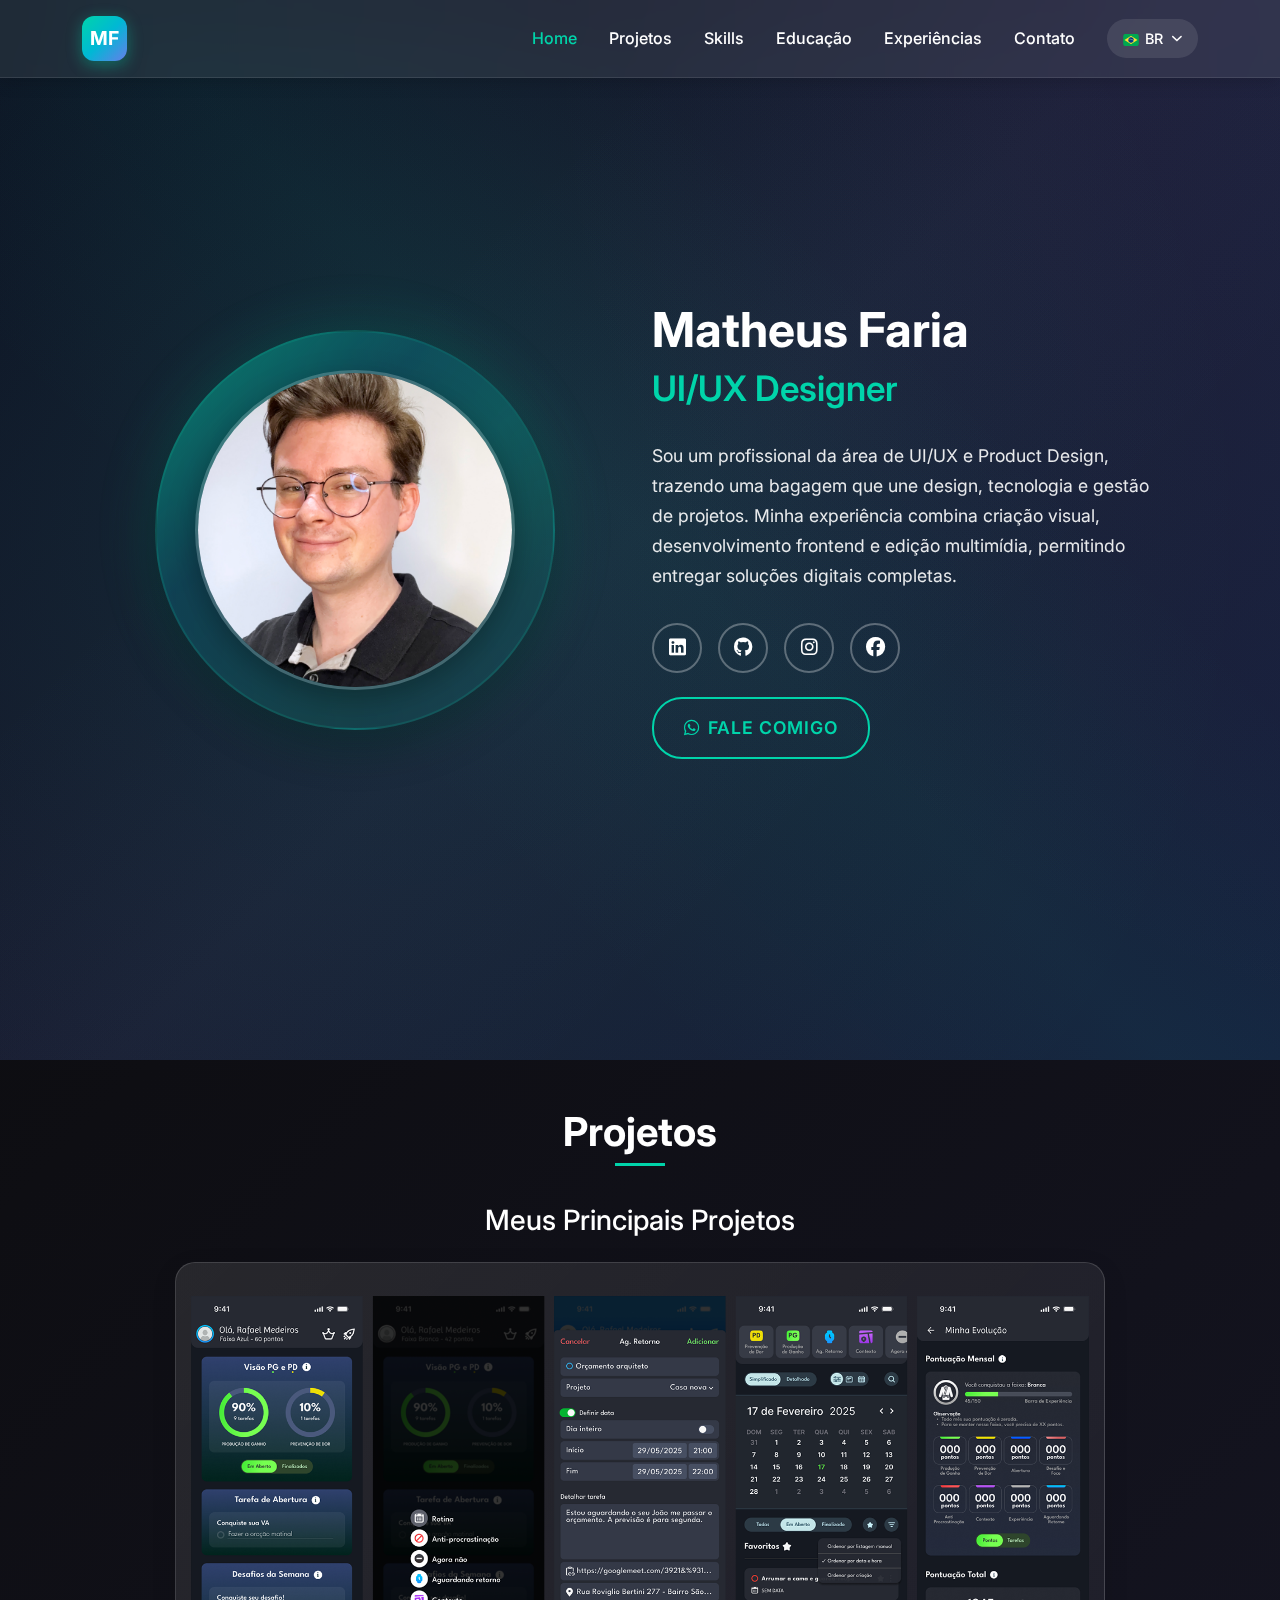
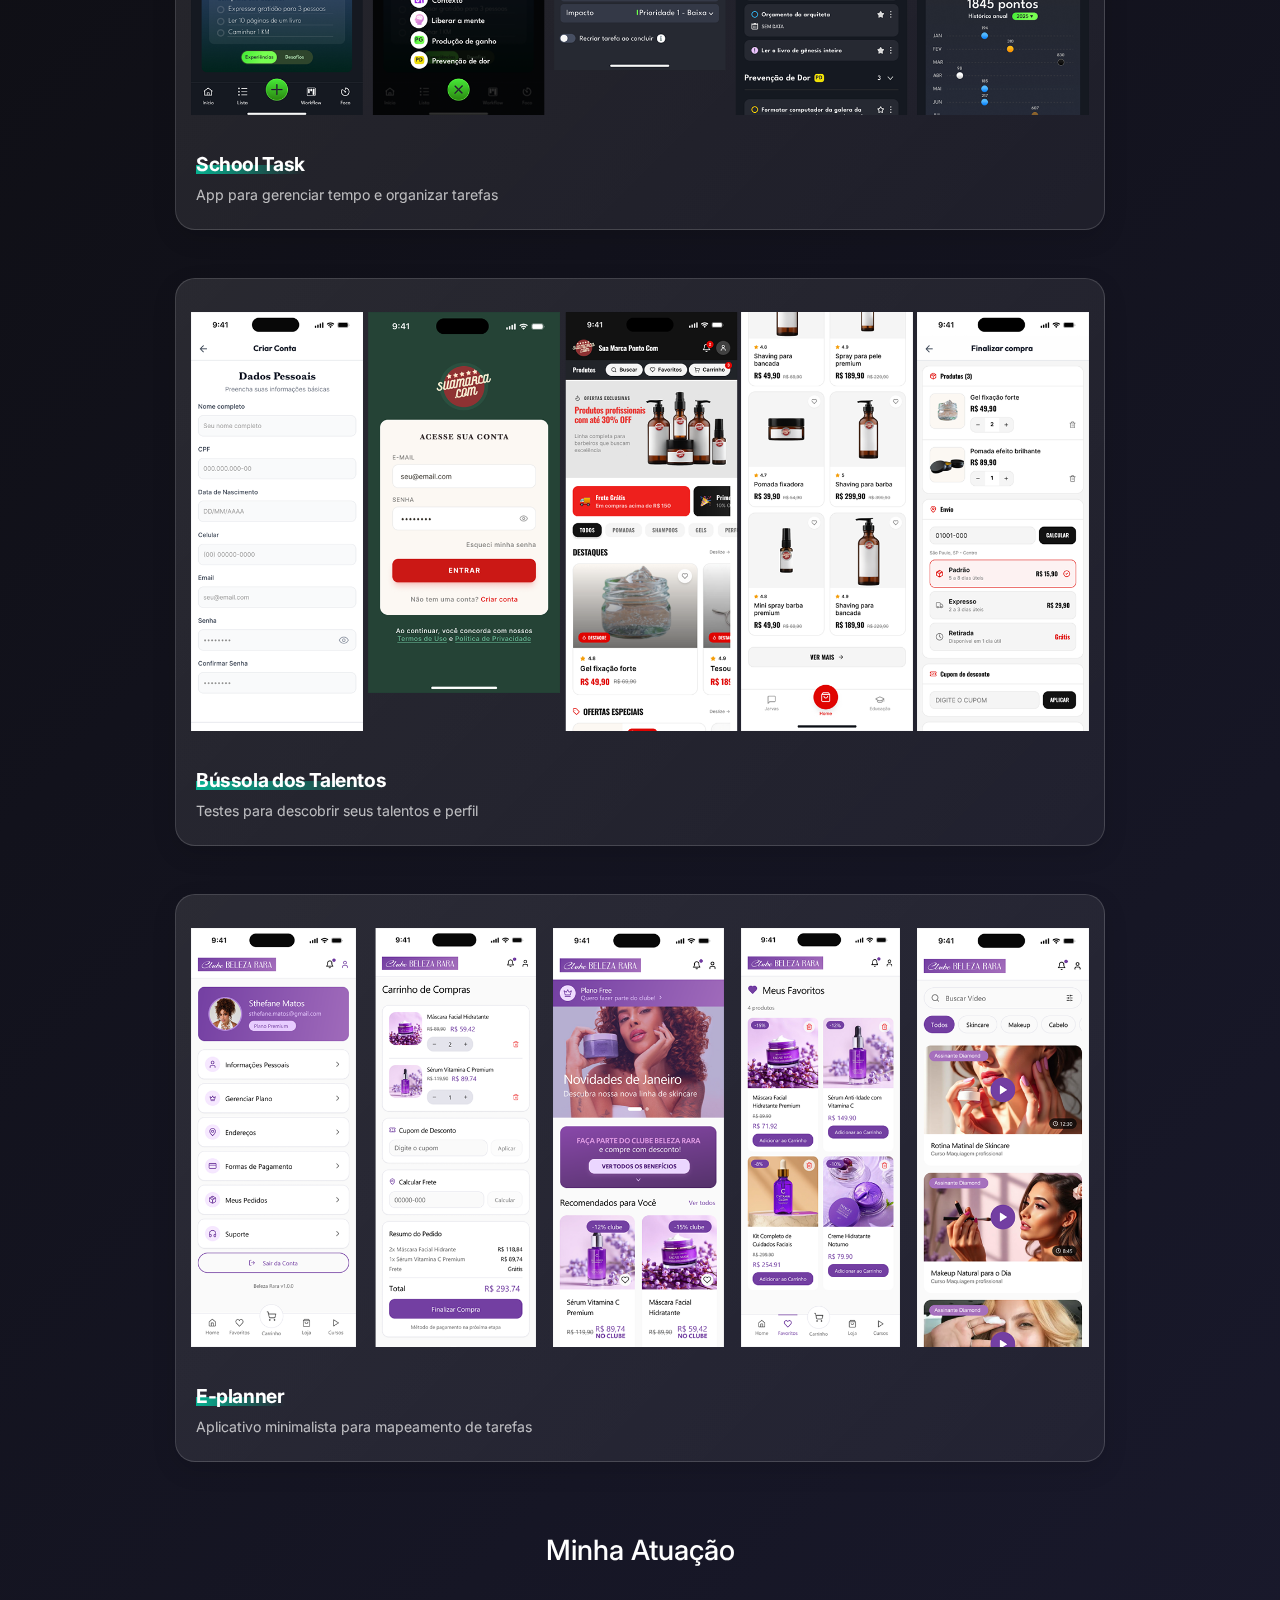
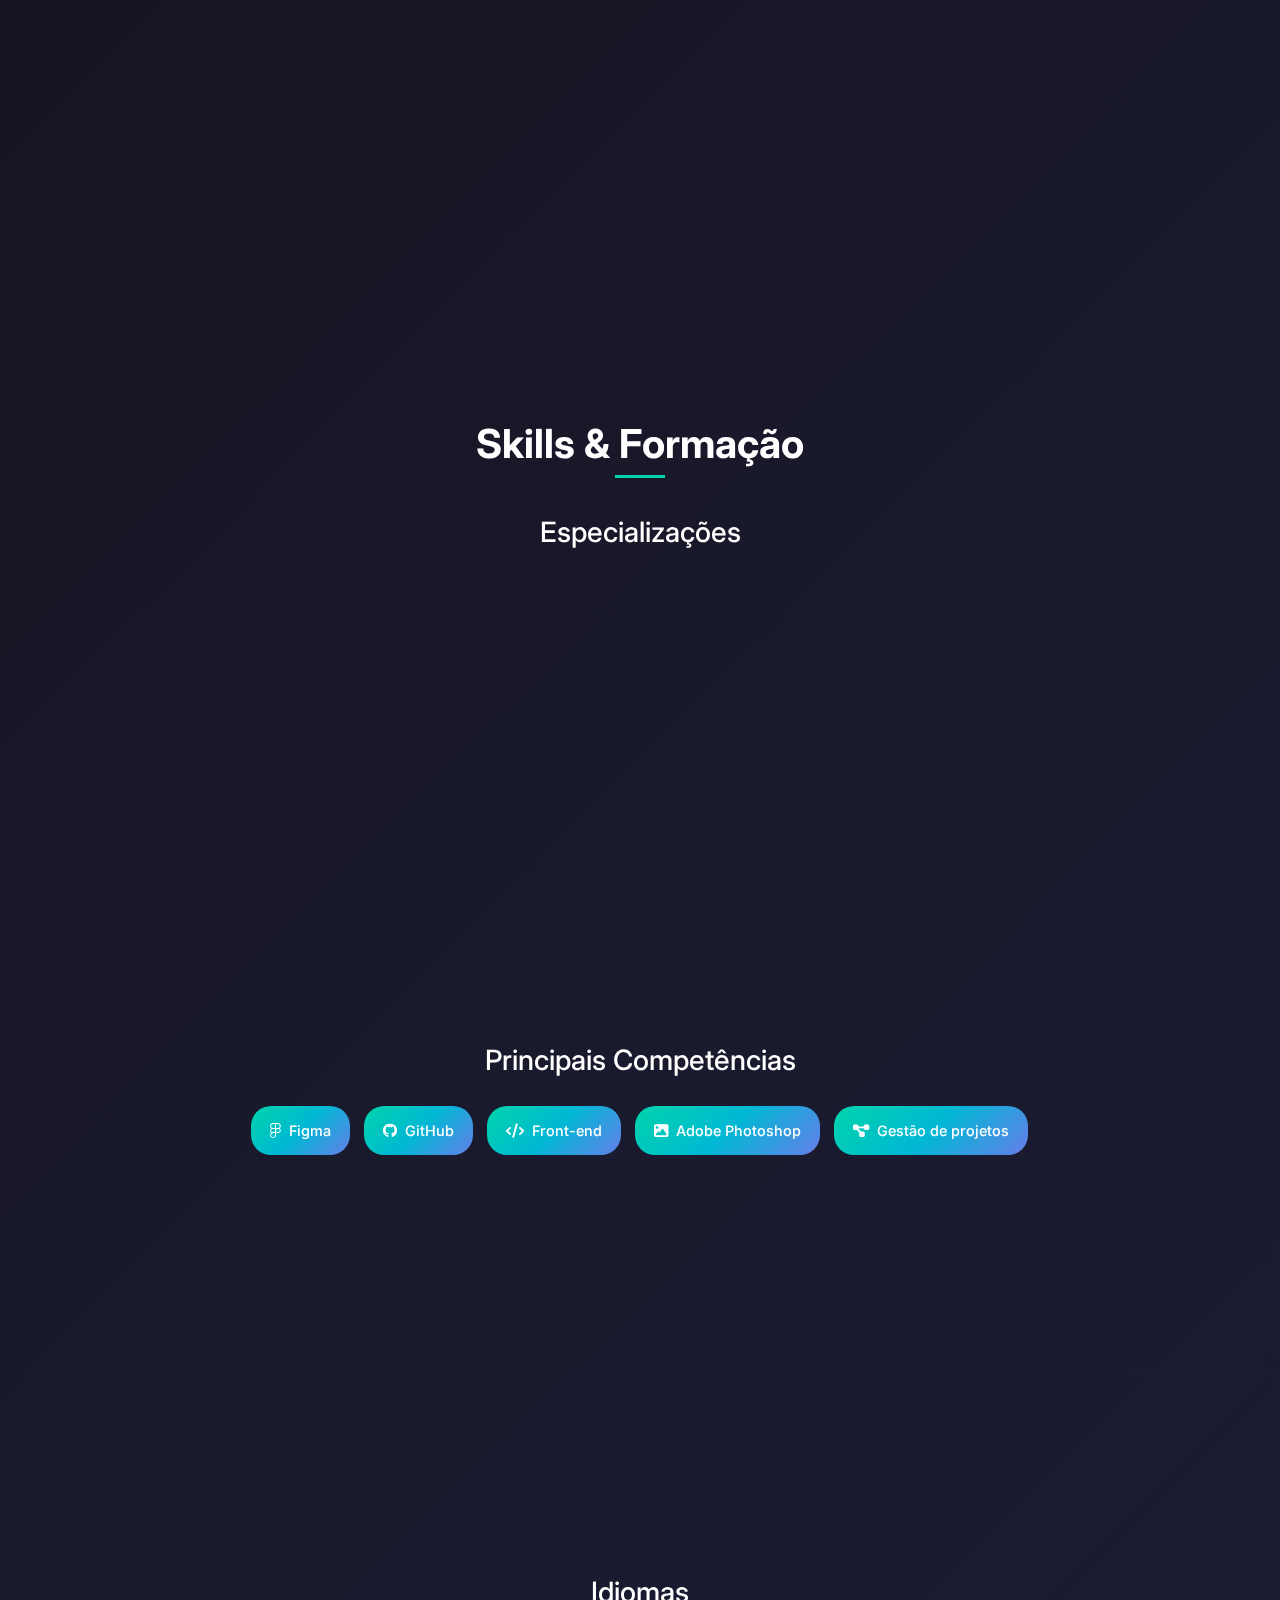
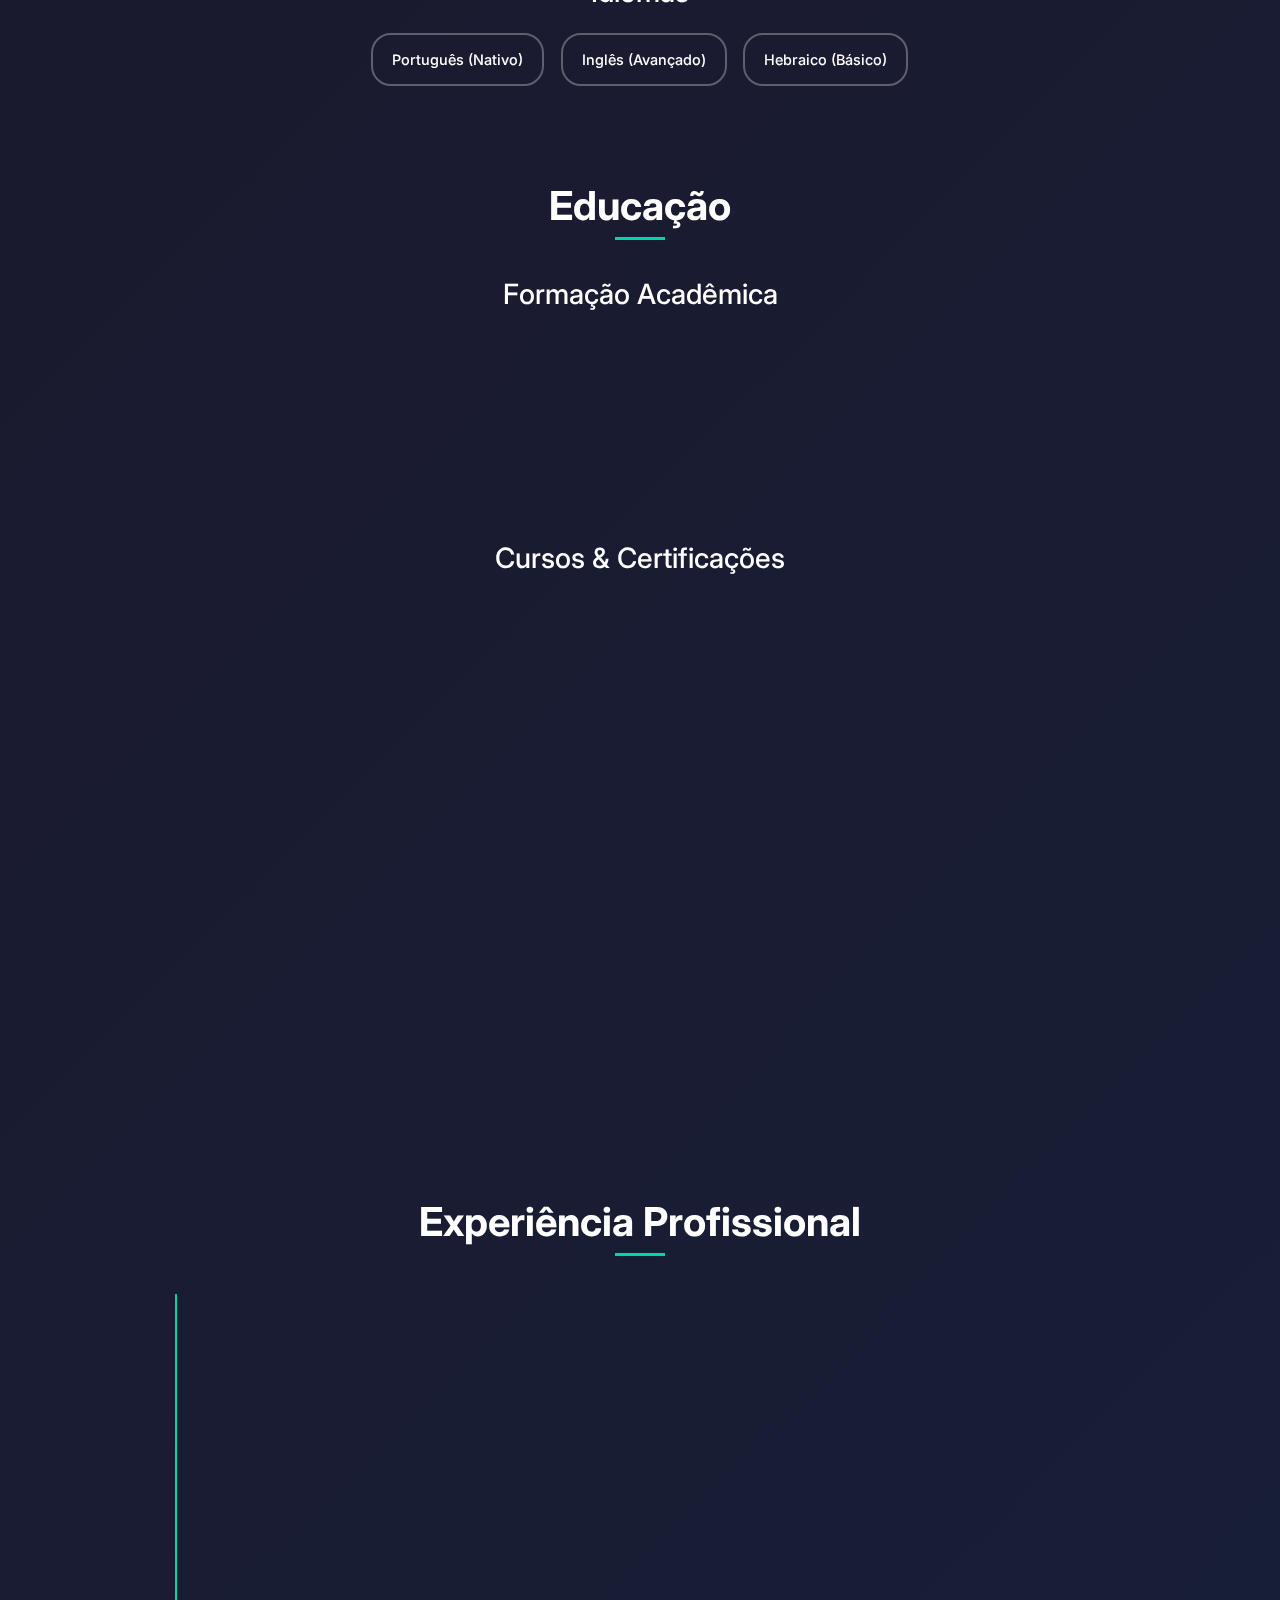
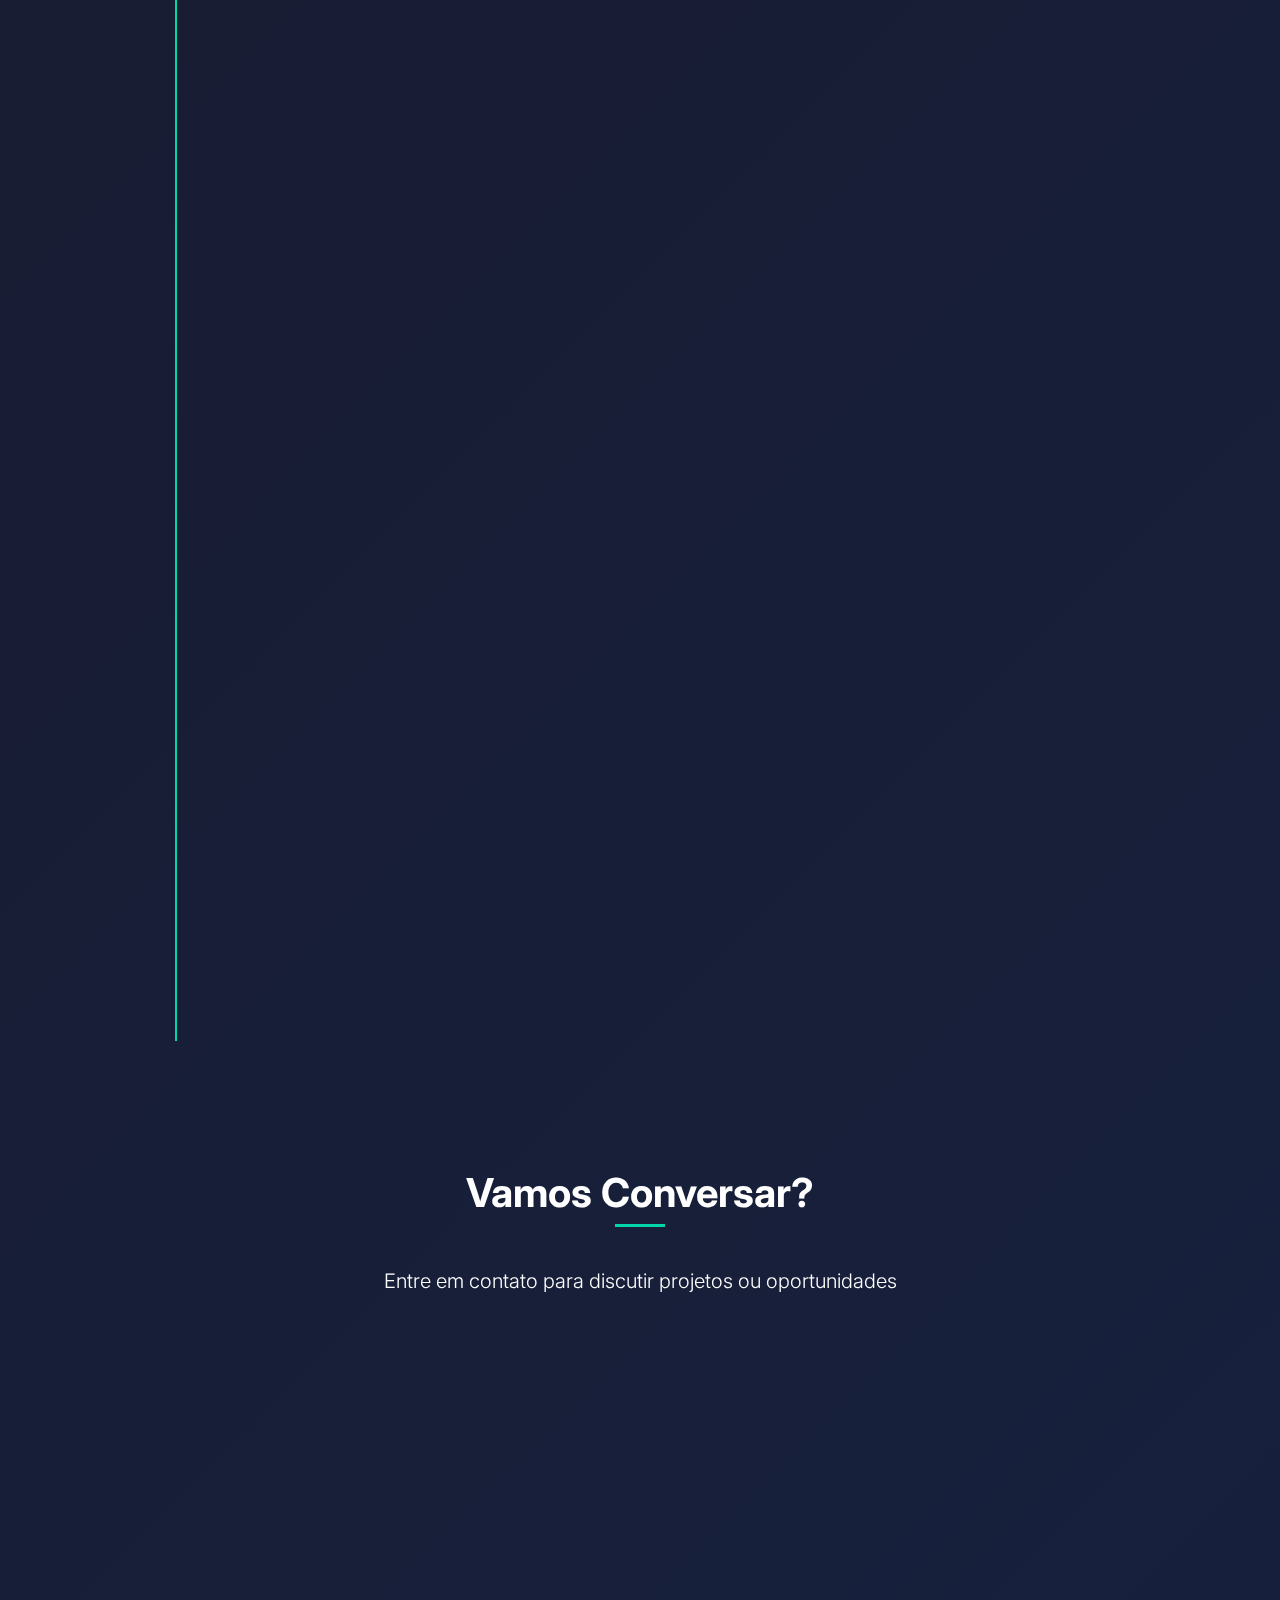
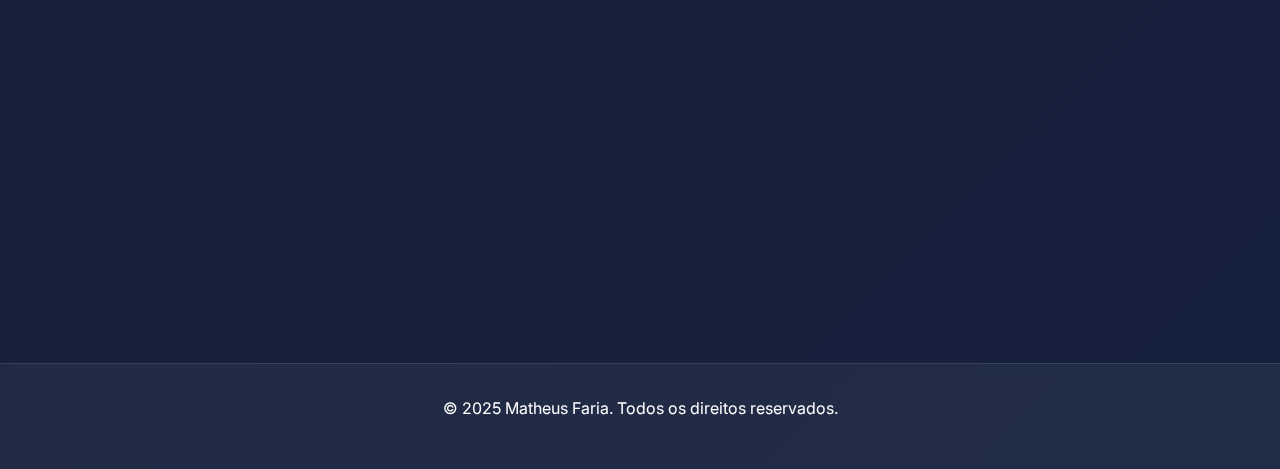
<file: index.html>
<!DOCTYPE html>
<html lang="pt-BR">
<head>
    <meta charset="UTF-8">
    <meta name="viewport" content="width=device-width, initial-scale=1.0">
    <title>Matheus Faria | UI/UX Designer</title>
    
    <!-- Favicon -->
    <link rel="icon" type="image/svg+xml" href="[data-uri]">
    
    <!-- Bootstrap CSS -->
    <link href="https://cdn.jsdelivr.net/npm/bootstrap@5.3.0/dist/css/bootstrap.min.css" rel="stylesheet">
    <!-- Font Awesome -->
    <link href="https://cdnjs.cloudflare.com/ajax/libs/font-awesome/6.4.0/css/all.min.css" rel="stylesheet">
    <!-- Google Fonts -->
    <link href="https://fonts.googleapis.com/css2?family=Inter:wght@300;400;500;600;700&display=swap" rel="stylesheet">
    <!-- Custom CSS -->
    <link href="styles.css" rel="stylesheet">
</head>
<body>
    <!-- Navbar -->
    <nav class="navbar navbar-expand-lg fixed-top">
        <div class="container">
            <a class="logo-mf" href="#home">MF</a>
            <button class="navbar-toggler" type="button" data-bs-toggle="collapse" data-bs-target="#navbarNav" title="Abrir menu de navegação" aria-label="Abrir menu de navegação">
                <span class="navbar-toggler-icon"></span>
            </button>
            <div class="collapse navbar-collapse" id="navbarNav">
                <ul class="navbar-nav ms-auto">
                    <li class="nav-item">
                        <a class="nav-link" href="#home" data-translate="navHome">Home</a>
                    </li>
                    <li class="nav-item">
                        <a class="nav-link" href="#projetos" data-translate="navProjects">Projetos</a>
                    </li>
                    <li class="nav-item">
                        <a class="nav-link" href="#skills" data-translate="navSkills">Skills</a>
                    </li>
                    <li class="nav-item">
                        <a class="nav-link" href="#educacao" data-translate="navEducation">Educação</a>
                    </li>
                    <li class="nav-item">
                        <a class="nav-link" href="#experiencias" data-translate="navExperience">Experiências</a>
                    </li>
                    <li class="nav-item">
                        <a class="nav-link" href="#contato" data-translate="navContact">Contato</a>
                    </li>
                    
                    <!-- Language Switch in Hamburger Menu -->
                    <li class="nav-item d-lg-none mt-3">
                        <div class="language-mobile-switch">
                            <a href="javascript:void(0);" class="language-option active" onclick="switchToPortuguese(this)">
                                <span class="flag-icon flag-br"></span>BR
                            </a>
                            <a href="javascript:void(0);" class="language-option" onclick="switchToEnglish(this)">
                                <span class="flag-icon flag-us"></span>US
                            </a>
                        </div>
                    </li>
                </ul>
                
                <!-- Language Switch -->
                <div class="language-switch">
                    <!-- Desktop Dropdown (only when not collapsed) -->
                    <div class="language-dropdown d-none d-lg-block">
                        <button class="language-dropdown-btn" onclick="toggleLanguageDropdown()">
                            <span id="currentLanguage"><span class="flag-icon flag-br"></span>BR</span>
                            <i class="fas fa-chevron-down ms-2"></i>
                        </button>
                        <div class="language-dropdown-menu" id="languageDropdown">
                            <a href="javascript:void(0);" onclick="selectLanguage('<span class=\'flag-icon flag-br\'></span>BR', this)">
                                <span class="flag-icon flag-br"></span>BR
                            </a>
                            <a href="javascript:void(0);" onclick="selectLanguage('<span class=\'flag-icon flag-us\'></span>US', this)">
                                <span class="flag-icon flag-us"></span>US
                            </a>
                        </div>
                    </div>
                </div>
            </div>
        </div>
    </nav>

    <!-- Hero Section -->
    <section id="home" class="hero">
        <div class="container hero-content">
            <div class="row align-items-center min-vh-100">
                <div class="col-lg-6 text-center order-2 order-lg-1">
                    <div class="profile-container">
                        <div class="profile-circle">
                            <img src="foto_perfil.jpg?w=400&h=400&fit=crop&crop=face" alt="Matheus Faria" class="profile-img" style="width: 320px; height: 320px; border-radius: 50%; object-fit: cover;">
                        </div>
                    </div>
                </div>
                <div class="col-lg-6 text-start order-1 order-lg-2">
                    <h1 class="hero-title">Matheus Faria</h1>
                    <h2 class="hero-subtitle"><span class="text-primary" data-translate="heroSubtitle">UI/UX Designer</span></h2>
                    <p class="hero-description" data-translate="heroDescription">Sou um profissional da área de UI/UX e Product Design, trazendo uma bagagem que une design, tecnologia e gestão de projetos. Minha experiência combina criação visual, desenvolvimento frontend e edição multimídia, permitindo entregar soluções digitais completas.</p>
                    
                    <div class="social-links mb-4">
                        <a href="https://www.linkedin.com/in/matth-faria96/" class="social-link" target="_blank" title="LinkedIn de Matheus Faria" aria-label="Visitar perfil do LinkedIn">
                            <i class="fab fa-linkedin"></i>
                        </a>
                        <a href="https://github.com/matthfaria96" class="social-link" target="_blank" title="GitHub de Matheus Faria" aria-label="Visitar perfil do GitHub">
                            <i class="fab fa-github"></i>
                        </a>
                        <a href="https://www.instagram.com/matth_faria/" class="social-link" target="_blank" title="Instagram de Matheus Faria" aria-label="Visitar perfil do Instagram">
                            <i class="fab fa-instagram"></i>
                        </a>
                        <a href="https://www.facebook.com/matheus.faria.3382" class="social-link" target="_blank" title="Facebook de Matheus Faria" aria-label="Visitar perfil do Facebook">
                            <i class="fab fa-facebook"></i>
                        </a>
                    </div>
                    
                    <a href="https://wa.me/5519982383328" class="btn-hire" target="_blank">
                        <i class="fab fa-whatsapp me-2"></i><span data-translate="heroButton">Fale comigo</span>
                    </a>
                </div>
            </div>
        </div>
    </section>

    <!-- Projetos Section -->
    <section id="projetos" class="py-5">
        <div class="container">
            <h2 class="section-title" data-translate="projectsTitle">Projetos</h2>
            <div class="content-wrapper">
                
                <!-- Meus Principais Projetos -->
                <h3 class="text-center mb-4" data-translate="projectsSubtitle">Meus Principais Projetos</h3>
                <div class="row g-4">
                    <div class="col-12 mb-4">
                        <div class="project-card-new" data-project="school-task">
                            <div class="project-image-new" style="background-image: url('projeto1.png');">
                                <div class="project-overlay">
                                    <i class="fas fa-expand-alt project-icon"></i>
                                </div>
                            </div>
                            <div class="project-content-new">
                                <h5 class="project-title-new">School Task</h5>
                                <p class="project-description-new" data-translate="projectSchoolTask">App para gerenciar tempo e organizar tarefas</p>
                            </div>
                        </div>
                    </div>
                    <div class="col-12 mb-4">
                        <div class="project-card-new" data-project="bussola-talentos">
                            <div class="project-image-new" style="background-image: url('projeto2.png');">
                                <div class="project-overlay">
                                    <i class="fas fa-expand-alt project-icon"></i>
                                </div>
                            </div>
                            <div class="project-content-new">
                                <h5 class="project-title-new" data-project-title="bussola-talentos">Bússola dos Talentos</h5>
                                <p class="project-description-new" data-translate="projectTalentsCompass">Testes para descobrir seus talentos e perfil</p>
                            </div>
                        </div>
                    </div>
                    <div class="col-12 mb-4">
                        <div class="project-card-new" data-project="e-planner">
                            <div class="project-image-new" style="background-image: url('projeto3.png');">
                                <div class="project-overlay">
                                    <i class="fas fa-expand-alt project-icon"></i>
                                </div>
                            </div>
                            <div class="project-content-new">
                                <h5 class="project-title-new">E-planner</h5>
                                <p class="project-description-new" data-translate="projectEPlanner">Aplicativo minimalista para mapeamento de tarefas</p>
                            </div>
                        </div>
                    </div>
                </div>
                
                <!-- Minha Atuação -->
                <h3 class="text-center mb-4 mt-5" data-translate="myWorkTitle">Minha Atuação</h3>
                <div class="row mt-4">
                    <div class="col-lg-6 mb-4">
                        <div class="card h-100">
                            <div class="card-body">
                                <div class="d-flex align-items-center mb-3">
                                    <div class="me-3">
                                        <i class="fas fa-lightbulb text-primary" style="font-size: 3rem;"></i>
                                    </div>
                                    <div>
                                        <h5 class="card-title mb-1" data-translate="conceptToDesignTitle">Do Conceito ao Design</h5>
                                        <small class="text-muted" data-translate="conceptToDesignSubtitle">Criatividade em Ação</small>
                                    </div>
                                </div>
                                <p class="card-text" data-translate="conceptToDesignText">Transformo ideias abstratas em soluções visuais concretas. Desde o primeiro esboço no papel até protótipos interativos no Figma, conduzo todo o processo criativo. Realizo pesquisas de usuário, defino personas, crio wireframes e desenvolvo sistemas de design que garantem consistência e excelência em cada pixel.</p>
                            </div>
                        </div>
                    </div>
                    <div class="col-lg-6 mb-4">
                        <div class="card h-100">
                            <div class="card-body">
                                <div class="d-flex align-items-center mb-3">
                                    <div class="me-3">
                                        <i class="fas fa-rocket text-primary" style="font-size: 3rem;"></i>
                                    </div>
                                    <div>
                                        <h5 class="card-title mb-1" data-translate="developmentPromotionTitle">Desenvolvimento & Divulgação</h5>
                                        <small class="text-muted" data-translate="developmentPromotionSubtitle">Entrega Completa</small>
                                    </div>
                                </div>
                                <p class="card-text" data-translate="developmentPromotionText">Complemento o trabalho de design desenvolvendo landing pages para apresentar os produtos criados. Produzo materiais visuais para redes sociais e campanhas de divulgação, garantindo consistência visual da marca. Monitoro métricas de performance e implemento melhorias baseadas no comportamento dos usuários, assegurando que o design atinja seus objetivos de conversão.</p>
                            </div>
                        </div>
                    </div>
                </div>
            </div>
        </div>
    </section>

    <!-- Skills Section -->
    <section id="skills" class="py-5">
        <div class="container">
            <h2 class="section-title" data-translate="skillsTitle">Skills & Formação</h2>
            <div class="content-wrapper">
            
            <!-- Especializações -->
            <div class="specializations-section">
                <h3 class="text-center mb-4" data-translate="specializationsTitle">Especializações</h3>
                <div class="row mb-5">
                    <div class="col-lg-12">
                        <div class="card mb-4">
                            <div class="card-body">
                                <h5 class="card-title text-primary mb-3" data-translate="designMediaTitle">Design & Mídia</h5>
                                <p class="card-text" data-translate="designMediaText">Domínio de Figma, Photoshop e Affinity Designer para interfaces, identidades visuais e materiais gráficos. Experiência também em edição de vídeos com DaVinci Resolve, Sony Vegas e CapCut.</p>
                            </div>
                        </div>
                        <div class="card mb-4">
                            <div class="card-body">
                                <h5 class="card-title text-primary mb-3" data-translate="technologyTitle">Tecnologia</h5>
                                <p class="card-text" data-translate="technologyText">Conhecimento prático em Frontend (HTML, CSS, JavaScript e Bootstrap) para criação de sites e landingpages. Além disso, possuo vasto conhecimento de suporte técnico em hardware e software.</p>
                            </div>
                        </div>
                        <div class="card mb-4">
                            <div class="card-body">
                                <h5 class="card-title text-primary mb-3" data-translate="projectManagementTitle">Gestão de Projetos</h5>
                                <p class="card-text" data-translate="projectManagementText">Organização e colaboração em equipes utilizando GitHub, Jira e Trello</p>
                            </div>
                        </div>
                    </div>
                </div>
            </div>

            <!-- Principais Competências -->
            <div class="skills-section">
                <h3 class="text-center mb-4" data-translate="coreCompetenciesTitle">Principais Competências</h3>
                <div class="text-center mb-5">
                    <span class="skill-item">
                        <i class="fab fa-figma me-2"></i>Figma
                    </span>
                    <span class="skill-item">
                        <i class="fab fa-github me-2"></i>GitHub
                    </span>
                    <span class="skill-item">
                        <i class="fas fa-code me-2"></i>Front-end
                    </span>
                    <span class="skill-item">
                        <i class="fas fa-image me-2"></i>Adobe Photoshop
                    </span>
                    <span class="skill-item">
                        <i class="fas fa-project-diagram me-2"></i>Gestão de projetos
                    </span>
                </div>
            </div>

            <!-- Hard Skills & Soft Skills -->
            <div class="hardsoft-skills-section">
                <div class="row mb-5">
                    <div class="col-lg-10 mx-auto">
                        <div class="row">
                            <div class="col-md-6 mb-4">
                                <div class="card h-100">
                                    <div class="card-body">
                                        <h4 class="card-title text-primary mb-4" data-translate="hardSkillsTitle">Hard Skills</h4>
                                        <ul class="list-unstyled">
                                            <li class="mb-2"><i class="fas fa-check text-primary me-2"></i>UI/UX Design</li>
                                            <li class="mb-2"><i class="fas fa-check text-primary me-2"></i>Product Design</li>
                                            <li class="mb-2"><i class="fas fa-check text-primary me-2"></i>Prototipagem</li>
                                            <li class="mb-2"><i class="fas fa-check text-primary me-2"></i>Wireframes</li>
                                            <li class="mb-2"><i class="fas fa-check text-primary me-2"></i>User Research</li>
                                            <li class="mb-2"><i class="fas fa-check text-primary me-2"></i>HTML/CSS/JS/Bootstrap</li>
                                        </ul>
                                    </div>
                                </div>
                            </div>
                            <div class="col-md-6 mb-4">
                                <div class="card h-100">
                                    <div class="card-body">
                                        <h4 class="card-title text-primary mb-4" data-translate="softSkillsTitle">Soft Skills</h4>
                                        <ul class="list-unstyled">
                                            <li class="mb-2"><i class="fas fa-check text-primary me-2"></i>Comunicação</li>
                                            <li class="mb-2"><i class="fas fa-check text-primary me-2"></i>Trabalho em Equipe</li>
                                            <li class="mb-2"><i class="fas fa-check text-primary me-2"></i>Criatividade</li>
                                            <li class="mb-2"><i class="fas fa-check text-primary me-2"></i>Problem Solving</li>
                                            <li class="mb-2"><i class="fas fa-check text-primary me-2"></i>Adaptabilidade</li>
                                            <li class="mb-2"><i class="fas fa-check text-primary me-2"></i>Escuta ativa</li>
                                        </ul>
                                    </div>
                                </div>
                            </div>
                        </div>
                    </div>
                </div>
            </div>

            <!-- Languages -->
            <div class="text-center">
                <h3 class="mb-4" data-translate="languagesTitle">Idiomas</h3>
                <div class="language-items">
                    <span class="language-item" data-translate="languagePortuguese">Português (Nativo)</span>
                    <span class="language-item" data-translate="languageEnglish">Inglês (Avançado)</span>
                    <span class="language-item" data-translate="languageHebrew">Hebraico (Básico)</span>
                </div>
            </div>
        </div>
    </div></section>

    <!-- Educação Section -->
    <section id="educacao" class="py-5">
        <div class="container">
            <h2 class="section-title" data-translate="educationTitle">Educação</h2>
            <div class="content-wrapper">
            
            <!-- Formação Acadêmica -->
            <div class="education-section">
                <h3 class="text-center mb-4" data-translate="academicBackgroundTitle">Formação Acadêmica</h3>
                <div class="row mb-5">
                    <div class="col-lg-10 mx-auto">
                        <div class="row">
                            <div class="col-md-6">
                                <div class="card mb-3">
                                    <div class="card-body">
                                        <h5 class="card-title" data-translate="computerScienceDegree">Bacharelado, Ciência da Computação</h5>
                                        <h6 class="text-muted">Faculdade de Americana</h6>
                                        <p class="card-text text-muted">2014 - 2019</p>
                                    </div>
                                </div>
                            </div>
                            <div class="col-md-6">
                                <div class="card mb-3">
                                    <div class="card-body">
                                        <h5 class="card-title" data-translate="technicalCourse">Curso Técnico, Técnico de informática</h5>
                                        <h6 class="text-muted">Colégio Politec</h6>
                                        <p class="card-text text-muted">2011 - 2013</p>
                                    </div>
                                </div>
                            </div>
                        </div>
                    </div>
                </div>
            </div>

            <!-- Cursos & Certificações -->
            <div class="courses-section">
                <h3 class="text-center mb-4" data-translate="coursesTitle">Cursos & Certificações</h3>
                <div class="row mb-5">
                    <div class="col-lg-10 mx-auto">
                        <div class="row">
                            <div class="col-md-6">
                                <div class="card mb-3">
                                    <div class="card-body">
                                        <h5 class="card-title" data-translate="figma">Hi-Fi Designs e Protótipos em Figma</h5>
                                        <p class="card-text text-muted">Google - set de 2025</p>
                                    </div>
                                </div>
                            </div>
                            <div class="col-md-6">
                                <div class="card mb-3">
                                    <div class="card-body">
                                        <h5 class="card-title" data-translate="uxdesign">Fundações de UX Design</h5>
                                        <p class="card-text text-muted">Google - ago de 2025</p>
                                    </div>
                                </div>
                            </div>
                            <div class="col-md-6">
                                <div class="card mb-3">
                                    <div class="card-body">
                                        <h5 class="card-title" data-translate="mysqlCourse">Curso de MySQL</h5>
                                        <p class="card-text text-muted">Curso em Vídeo - fev de 2019</p>
                                    </div>
                                </div>
                            </div>
                            <div class="col-md-6">
                                <div class="card mb-3">
                                    <div class="card-body">
                                        <h5 class="card-title" data-translate="networkArchitecture">Arquitetura de redes</h5>
                                        <p class="card-text text-muted">Udemy - dez de 2018</p>
                                    </div>
                                </div>
                            </div>
                            <div class="col-md-6">
                                <div class="card mb-3">
                                    <div class="card-body">
                                        <h5 class="card-title" data-translate="databaseSQL">Banco de dados e SQL</h5>
                                        <p class="card-text text-muted">Udemy - nov de 2018</p>
                                    </div>
                                </div>
                            </div>
                            <div class="col-md-6">
                                <div class="card mb-3">
                                    <div class="card-body">
                                        <h5 class="card-title" data-translate="gitGithub">Git e GitHub para iniciantes</h5>
                                        <p class="card-text text-muted">Udemy - mar de 2018</p>
                                    </div>
                                </div>
                            </div>
                            <div class="col-md-6">
                                <div class="card mb-3">
                                    <div class="card-body">
                                        <h5 class="card-title" data-translate="marketingManagement">Gestão de Marketing</h5>
                                        <p class="card-text text-muted">SEST SENAT - mar de 2017</p>
                                    </div>
                                </div>
                            </div>
                            <div class="col-md-6">
                                <div class="card mb-3">
                                    <div class="card-body">
                                        <h5 class="card-title" data-translate="programmingLogic">Lógica de programação</h5>
                                        <p class="card-text text-muted">Senai - mar de 2017</p>
                                    </div>
                                </div>
                            </div>
                        </div>
                    </div>
                </div>
            </div>
        </div>
        </div>
    </section>

    <!-- Experiências Section -->
    <section id="experiencias" class="py-5">
        <div class="container">
            <h2 class="section-title" data-translate="experienceTitle">Experiência Profissional</h2>
            <div class="content-wrapper">
                <div class="timeline">
                <div class="timeline-item">
                    <h5 data-translate="uiDesigner">UI Designer</h5>
                    <h6 class="text-muted">GF Soluções • mar de 2024 - até o momento</h6>
                    <p data-translate="uiDesignerText">Desenvolvimento de interfaces de usuário modernas e responsivas para sistemas corporativos. Criação de componentes reutilizáveis e manutenção de design systems. Colaboração direta com equipes de desenvolvimento para garantir fidelidade na implementação.</p>
                </div>
                
                <div class="timeline-item">
                    <h5 data-translate="itTechnician">Técnico de informática</h5>
                    <h6 class="text-muted">Têxtil Álamo Ltda • abr de 2017 - até o momento</h6>
                    <p data-translate="itTechnicianText">Responsável pela manutenção de infraestrutura de TI, suporte técnico a usuários e gerenciamento de sistemas corporativos. Implementação de soluções tecnológicas para otimização de processos industriais e administração de redes locais.</p>
                </div>
                
                <div class="timeline-item">
                    <h5 data-translate="frontendDeveloper">Desenvolvedor de front-end</h5>
                    <h6 class="text-muted">ORBII • mar de 2022 - fev de 2024</h6>
                    <p data-translate="frontendDeveloperText">Desenvolvimento de aplicações web responsivas utilizando tecnologias modernas como React, JavaScript e CSS. Implementação de interfaces baseadas em designs do Figma, otimização de performance e integração com APIs REST.</p>
                </div>
                
                <div class="timeline-item">
                    <h5 data-translate="socialMediaManager">Gerente de mídias sociais</h5>
                    <h6 class="text-muted">Faria Digital • jan de 2019 - mar de 2022</h6>
                    <p data-translate="socialMediaManagerText">Gestão completa de estratégias digitais para clientes diversos. Criação de conteúdo visual, planejamento de campanhas publicitárias, análise de métricas e crescimento orgânico de redes sociais. Coordenação de equipe criativa e relacionamento com clientes.</p>
                </div>
                
                <div class="timeline-item">
                    <h5 data-translate="graphicDesigner">Designer Gráfico</h5>
                    <h6 class="text-muted">Cart Impress Artes Gráficas • nov de 2012 - abr de 2013</h6>
                    <p data-translate="graphicDesignerText">Criação de materiais gráficos para impressão incluindo cartões de visita, folders, banners e papelaria corporativa. Desenvolvimento de identidades visuais e preparação de arquivos para produção gráfica industrial.</p>
                </div>
                
                <div class="timeline-item">
                    <h5 data-translate="cardTagDesigner">Designer de Cartões e Tags</h5>
                    <h6 class="text-muted">Rajka Representações comerciais • jul de 2012 - jul de 2012</h6>
                    <p data-translate="cardTagDesignerText">Especialização no desenvolvimento de cartões promocionais e tags comerciais para produtos diversos. Criação de layouts atrativos respeitando limitações técnicas de impressão e acabamento. Trabalho em alta demanda com prazos otimizados.</p>
                </div>
            </div>
        </div>
    </div></section>

    <!-- Contato Section -->
    <section id="contato" class="py-5">
        <div class="container">
            <h2 class="section-title" data-translate="contactTitle">Vamos Conversar?</h2>
            <p class="lead text-center mb-5" data-translate="contactSubtitle">Entre em contato para discutir projetos ou oportunidades</p>
            
            <div class="content-wrapper">
                <div class="row g-4">
                <!-- Currículo Column -->
                <div class="col-lg-6">
                    <div class="card h-100">
                        <div class="card-body text-center d-flex flex-column justify-content-center py-5">
                            <div class="mb-4">
                                <i class="fas fa-file-alt text-primary" style="font-size: 3.5rem;"></i>
                            </div>
                            <h3 class="card-title mb-3" data-translate="resumeTitle">Currículo Profissional</h3>
                            <p class="card-text mb-4" style="color: var(--text-secondary); line-height: 1.6;" data-translate="resumeText">
                                Disponibilizo meu currículo em formato PDF padrão, contendo informações detalhadas sobre minha formação acadêmica, experiência profissional e competências técnicas.
                            </p>
                            <div>
                                <a href="#" class="curriculum-btn" target="_blank">
                                    <i class="fas fa-user-tie me-2"></i>
                                    <span data-translate="viewResumeBtn">Visualizar currículo</span>
                                </a>
                            </div>
                        </div>
                    </div>
                </div>

                <!-- Contato Column -->
                <div class="col-lg-6">
                    <div class="card h-100">
                        <div class="card-body text-center d-flex flex-column justify-content-center py-5">
                            <div class="mb-4">
                                <i class="fas fa-comments text-primary" style="font-size: 4rem;"></i>
                            </div>
                            <h3 class="card-title mb-4" data-translate="connectTitle">Conecte-se Comigo</h3>
                            
                            <!-- Social Links -->
                            <div class="contact-social-links mb-4">
                                <a href="https://www.linkedin.com/in/matth-faria96/" class="contact-social-link" title="LinkedIn" target="_blank">
                                    <i class="fab fa-linkedin"></i>
                                </a>
                                <a href="https://github.com/matthfaria96" class="contact-social-link" title="GitHub" target="_blank">
                                    <i class="fab fa-github"></i>
                                </a>
                                <a href="https://www.instagram.com/matth_faria/" class="contact-social-link" title="Instagram" target="_blank">
                                    <i class="fab fa-instagram"></i>
                                </a>
                                <a href="https://www.facebook.com/matheus.faria.3382" class="contact-social-link" title="Facebook" target="_blank">
                                    <i class="fab fa-facebook"></i>
                                </a>
                            </div>
                            
                            <!-- Contact Info -->
                            <div class="contact-info">
                                <div class="contact-info-item mb-3">
                                    <i class="fas fa-envelope text-primary me-3"></i>
                                    <span>matth.faria96@gmail.com</span>
                                </div>
                                <div class="contact-info-item mb-3">
                                    <i class="fas fa-phone text-primary me-3"></i>
                                    <span>+55 (19) 98238-3328</span>
                                </div>
                                <div class="contact-info-item mb-3">
                                    <i class="fas fa-map-marker-alt text-primary me-3"></i>
                                    <span>Americana, SP</span>
                                </div>
                            </div>
                        </div>
                    </div>
                </div>
            </div>
        </div>
    </div></section>

    <!-- Project Modal -->
    <div id="projectModal" class="project-modal">
        <div class="modal-content">
            <button class="modal-close" onclick="closeModal()" title="Fechar modal" aria-label="Fechar modal do projeto">×</button>
            <div class="modal-header">
                <h2 id="modalTitle">Título do Projeto</h2>
            </div>
            <div class="modal-body">
                <div id="modalImage" class="modal-image"></div>
                <p id="modalDescription">Descrição do projeto</p>
                <div class="modal-details">
                    <div class="detail-item">
                        <h6 data-translate="modalTechnologies">Tecnologias</h6>
                        <p id="modalTechnologies">Lista de tecnologias</p>
                    </div>
                    <div class="detail-item">
                        <h6 data-translate="modalDuration">Duração</h6>
                        <p id="modalDuration">Tempo do projeto</p>
                    </div>
                    <div class="detail-item">
                        <h6 data-translate="modalTeam">Equipe</h6>
                        <p id="modalTeam">Tamanho da equipe</p>
                    </div>
                    <div class="detail-item">
                        <h6 data-translate="modalResults">Resultados</h6>
                        <p id="modalResults">Resultados alcançados</p>
                    </div>
                </div>

                <!-- UX Process Sections -->
                <div class="ux-process-section">
                    <h6 data-translate="modalProblem">O problema</h6>
                    <p id="modalProblemText">XXX</p>
                </div>

                <div class="ux-process-section">
                    <h6 data-translate="modalJourneyMapping">Mapeamento da jornada</h6>
                    <p id="modalJourneyText">XXX</p>
                </div>

                <div class="ux-process-section">
                    <h6 data-translate="modalHypotheses">Hipóteses e incertezas</h6>
                    <p id="modalHypothesesText">XXX</p>
                </div>

                <div class="ux-process-section">
                    <h6 data-translate="modalIdeation">Ideação</h6>
                    <div id="modalIdeationImage" class="process-image" style="background-image: url('XXX');"></div>
                    <p id="modalIdeationText">XXX</p>
                </div>

                <div class="ux-process-section">
                    <h6 data-translate="modalWireframe">Wireframe</h6>
                    <div id="modalWireframeImage" class="process-image" style="background-image: url('XXX');"></div>
                    <p id="modalWireframeText">XXX</p>
                </div>

                <div class="ux-process-section">
                    <h6 data-translate="modalPrototype">Protótipo final</h6>
                    <div id="modalPrototypeImage" class="process-image" style="background-image: url('XXX');"></div>
                    <p id="modalPrototypeText">XXX</p>
                </div>

                <div class="text-center">
                    <!-- Desktop close button -->
                    <button class="modal-close-btn" onclick="closeModal()" data-translate="modalClose">Fechar</button>
                </div>
            </div>
        </div>
        
        <!-- Mobile fixed close button - FORA do modal-content -->
        <button class="modal-close-mobile" onclick="closeModal()" title="Fechar modal" aria-label="Fechar modal do projeto">
            <i class="fas fa-times me-2"></i>
            <span data-translate="modalClose">Fechar</span>
        </button>
    </div>

    <!-- Footer -->
    <footer>
        <div class="container">
            <p>© <span id="currentYear">2025</span> Matheus Faria. <span data-translate="footerText">Todos os direitos reservados.</span></p>
        </div>
    </footer>

    <!-- Bootstrap JS -->
    <script src="https://cdn.jsdelivr.net/npm/bootstrap@5.3.0/dist/js/bootstrap.bundle.min.js"></script>
    <!-- Content JS -->
    <script src="conteudo.js"></script>
    <!-- Custom JS -->
    <script src="script.js"></script>
</body>
</html>
</file>
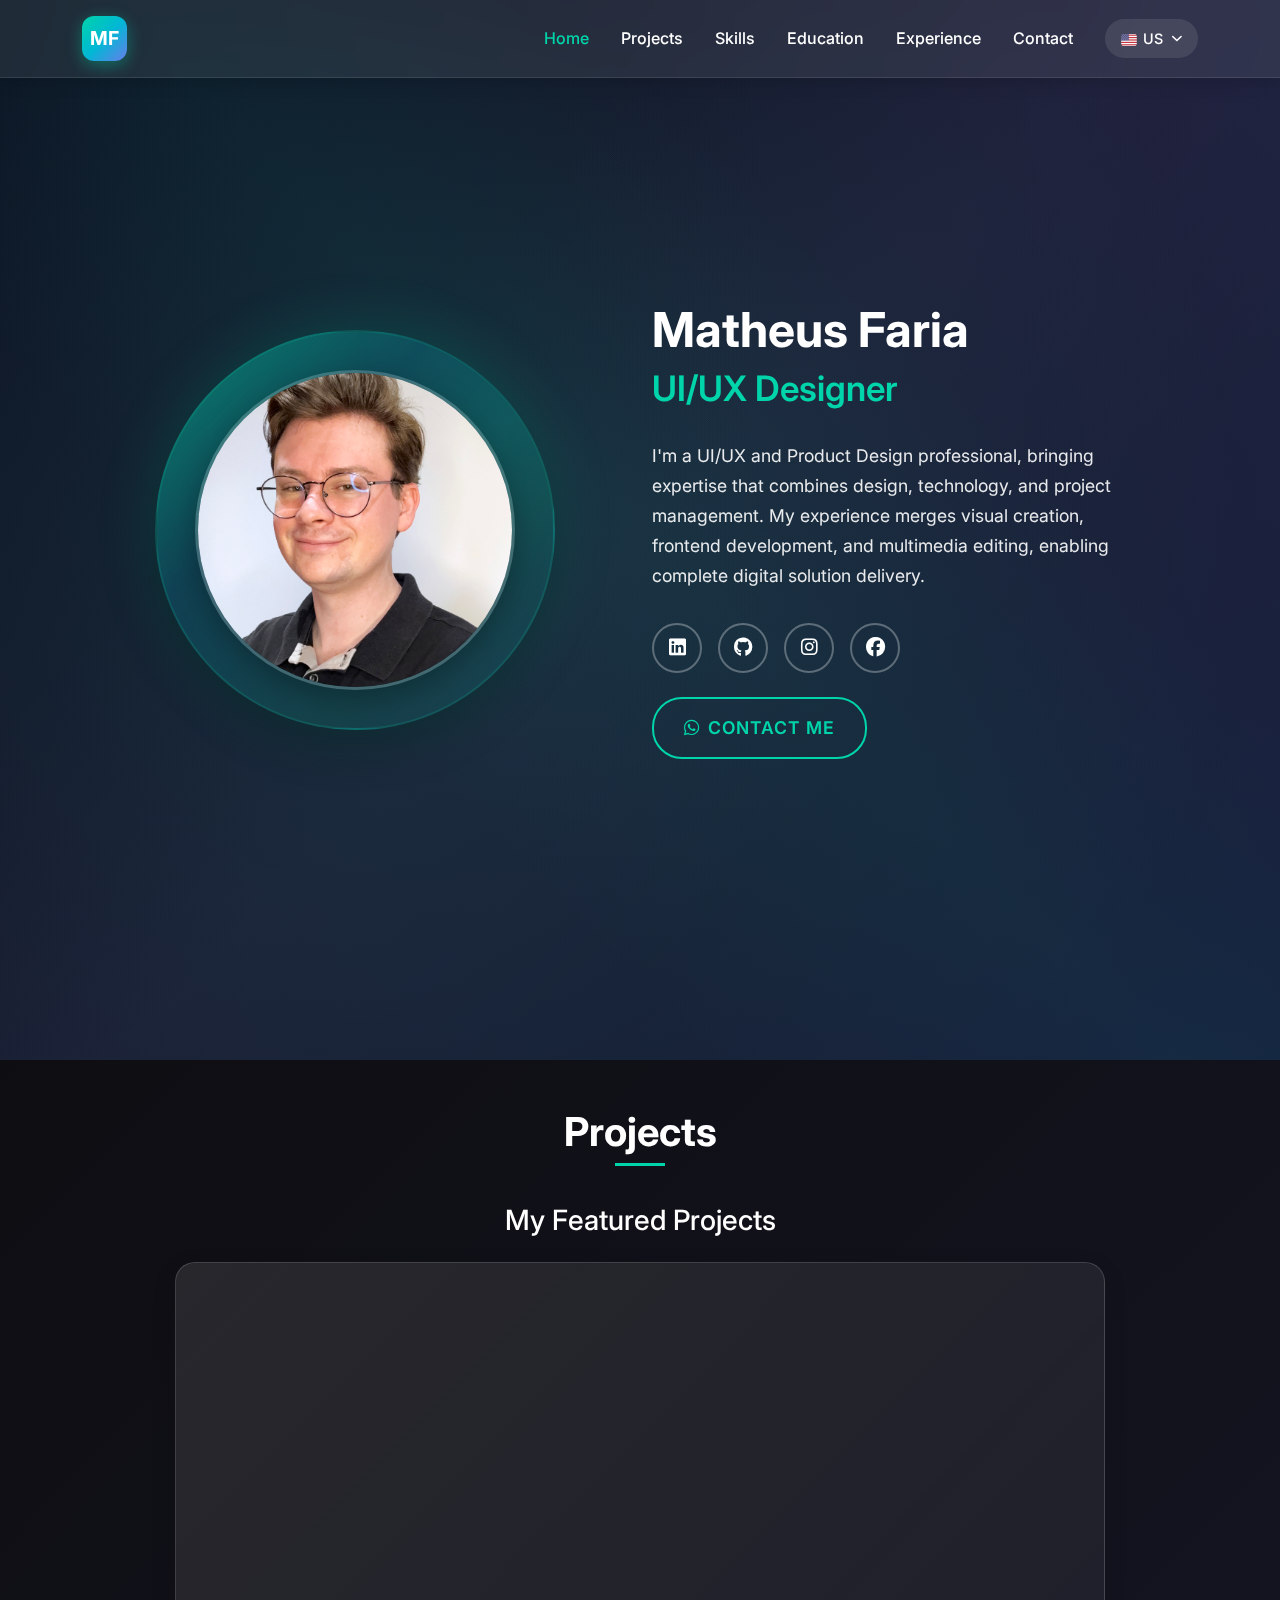
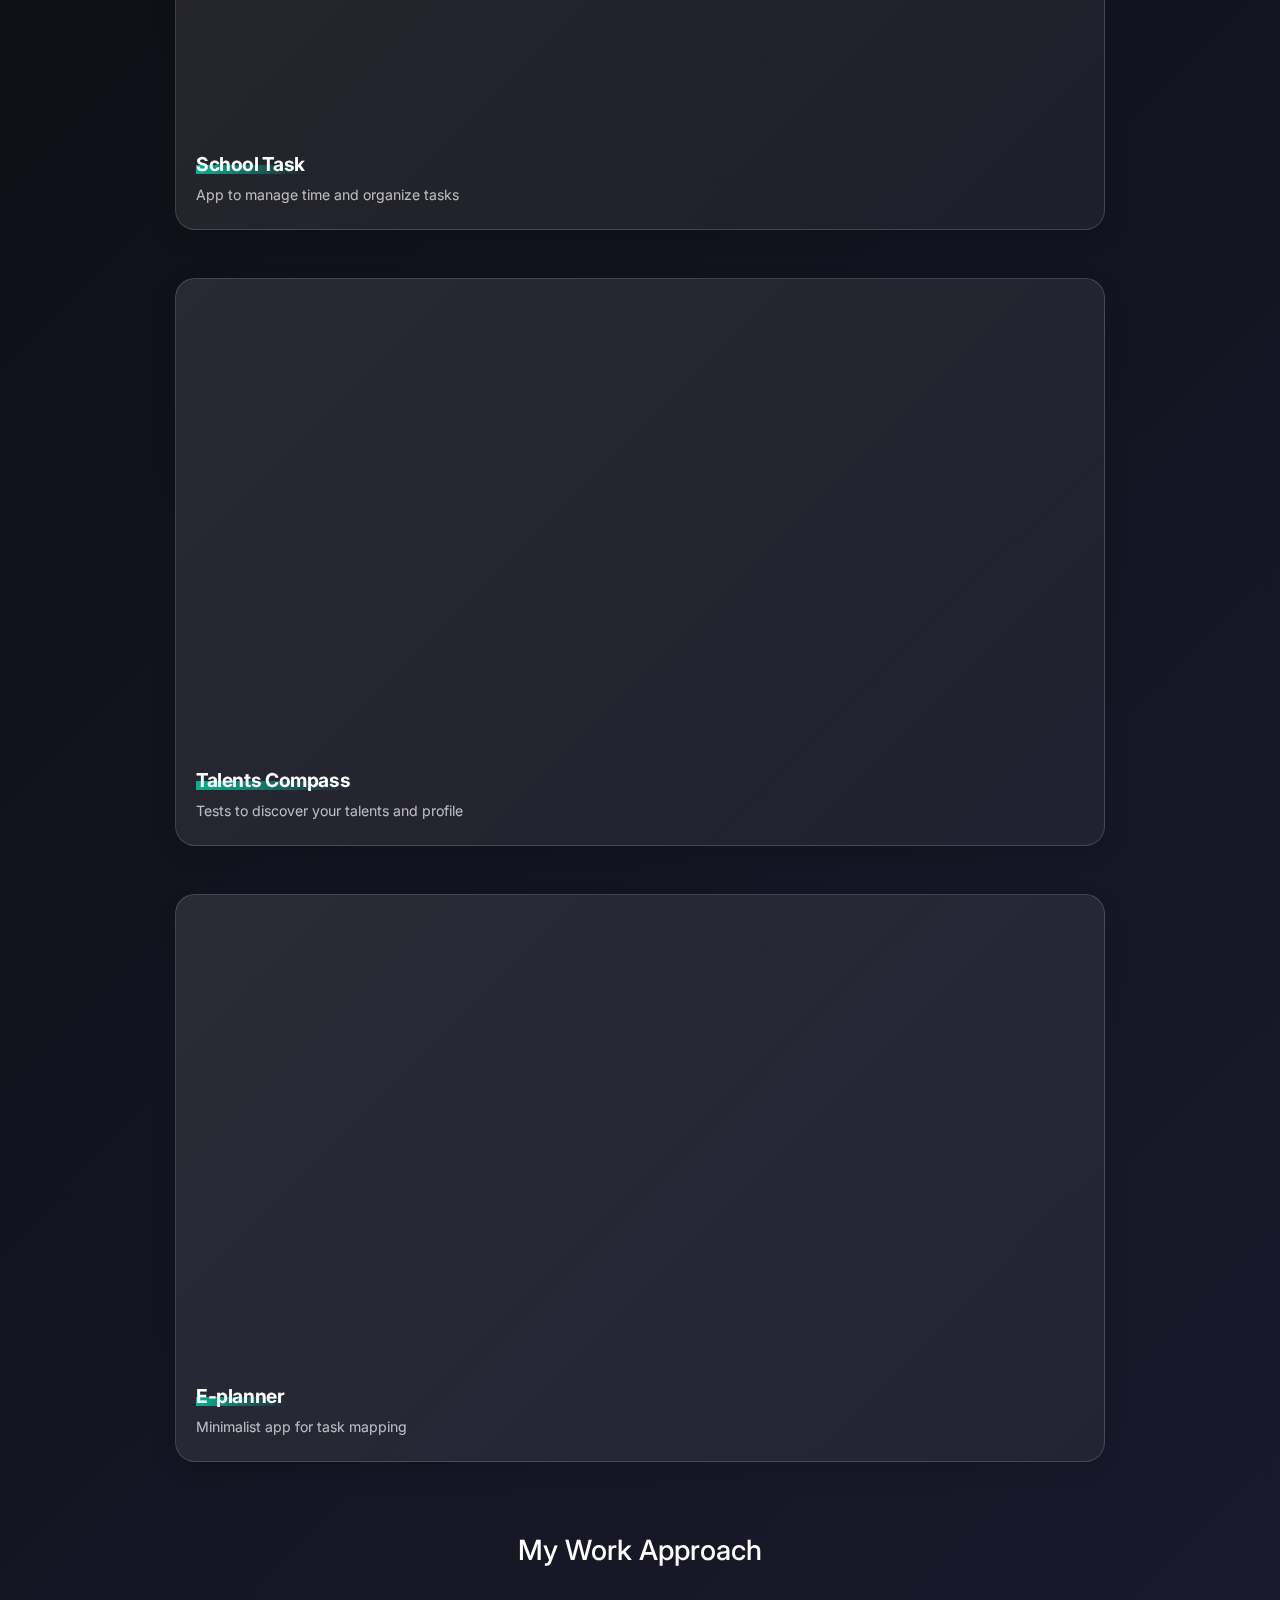
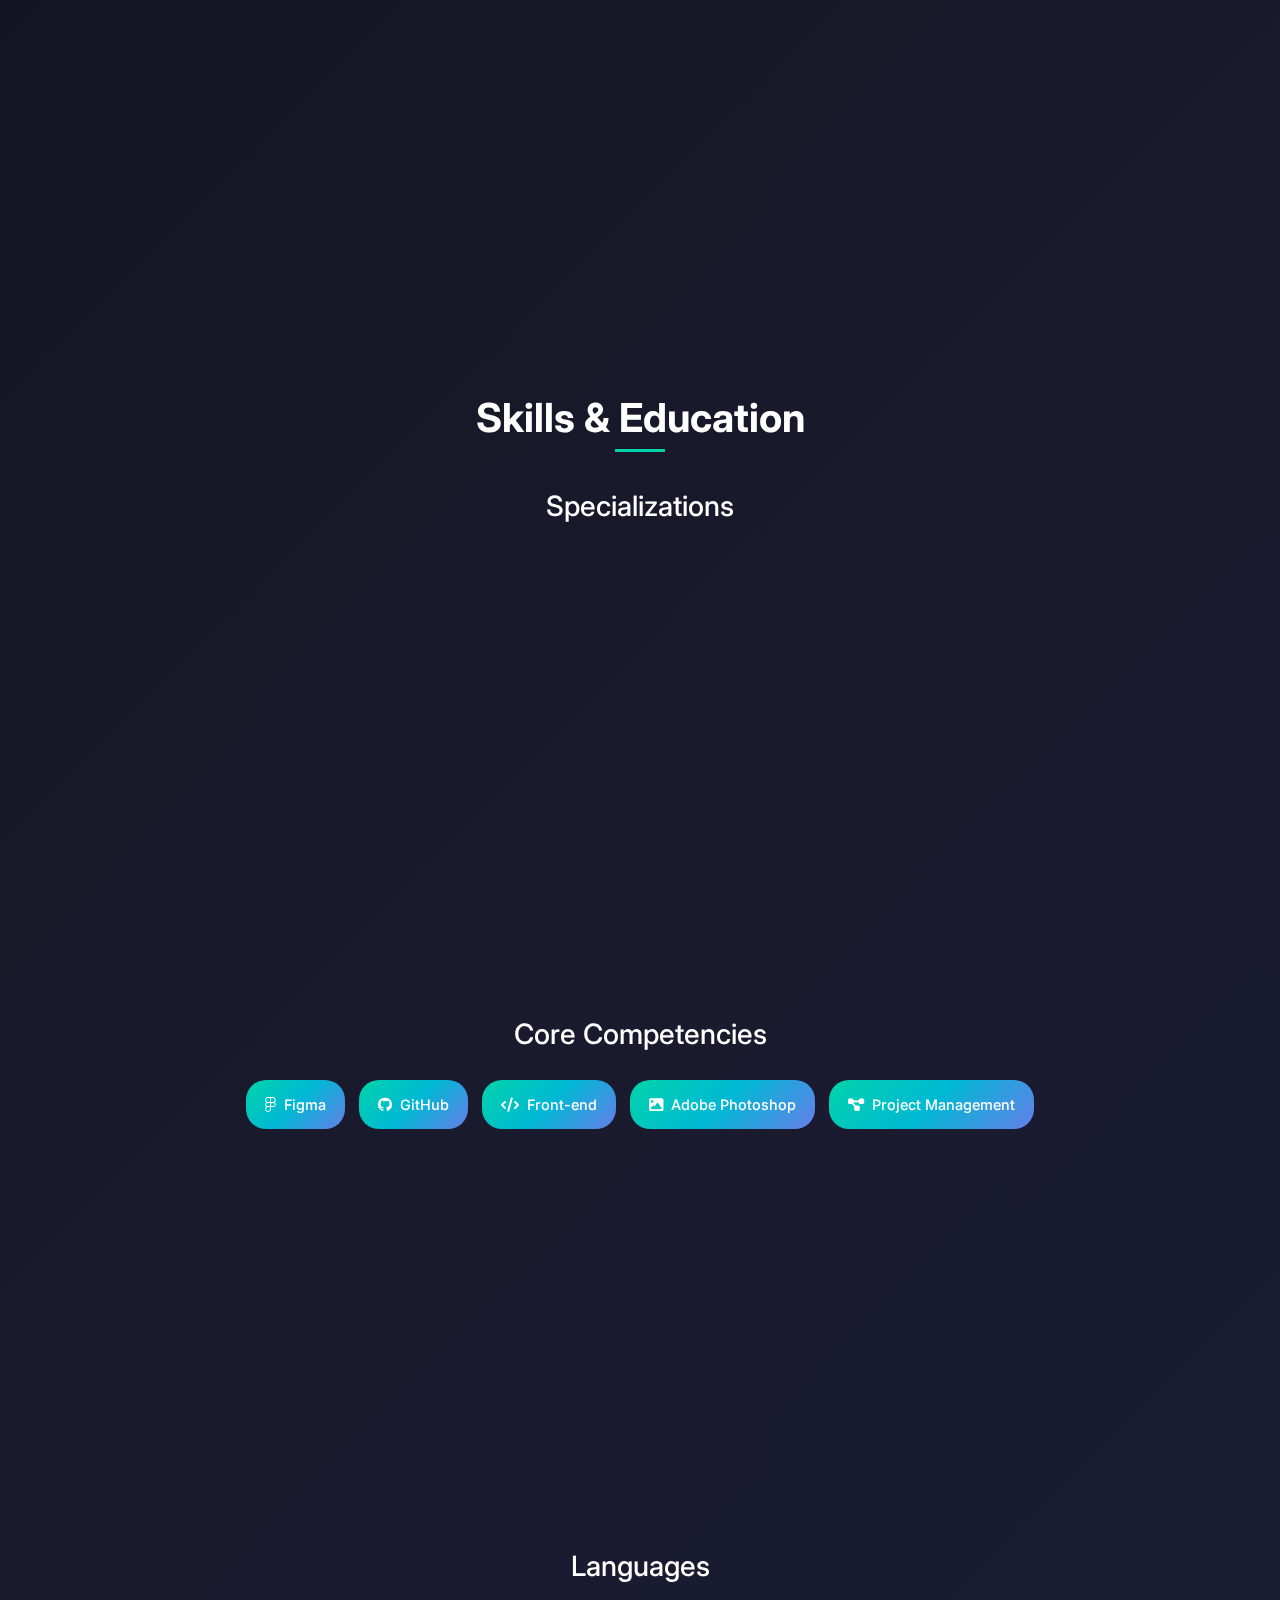
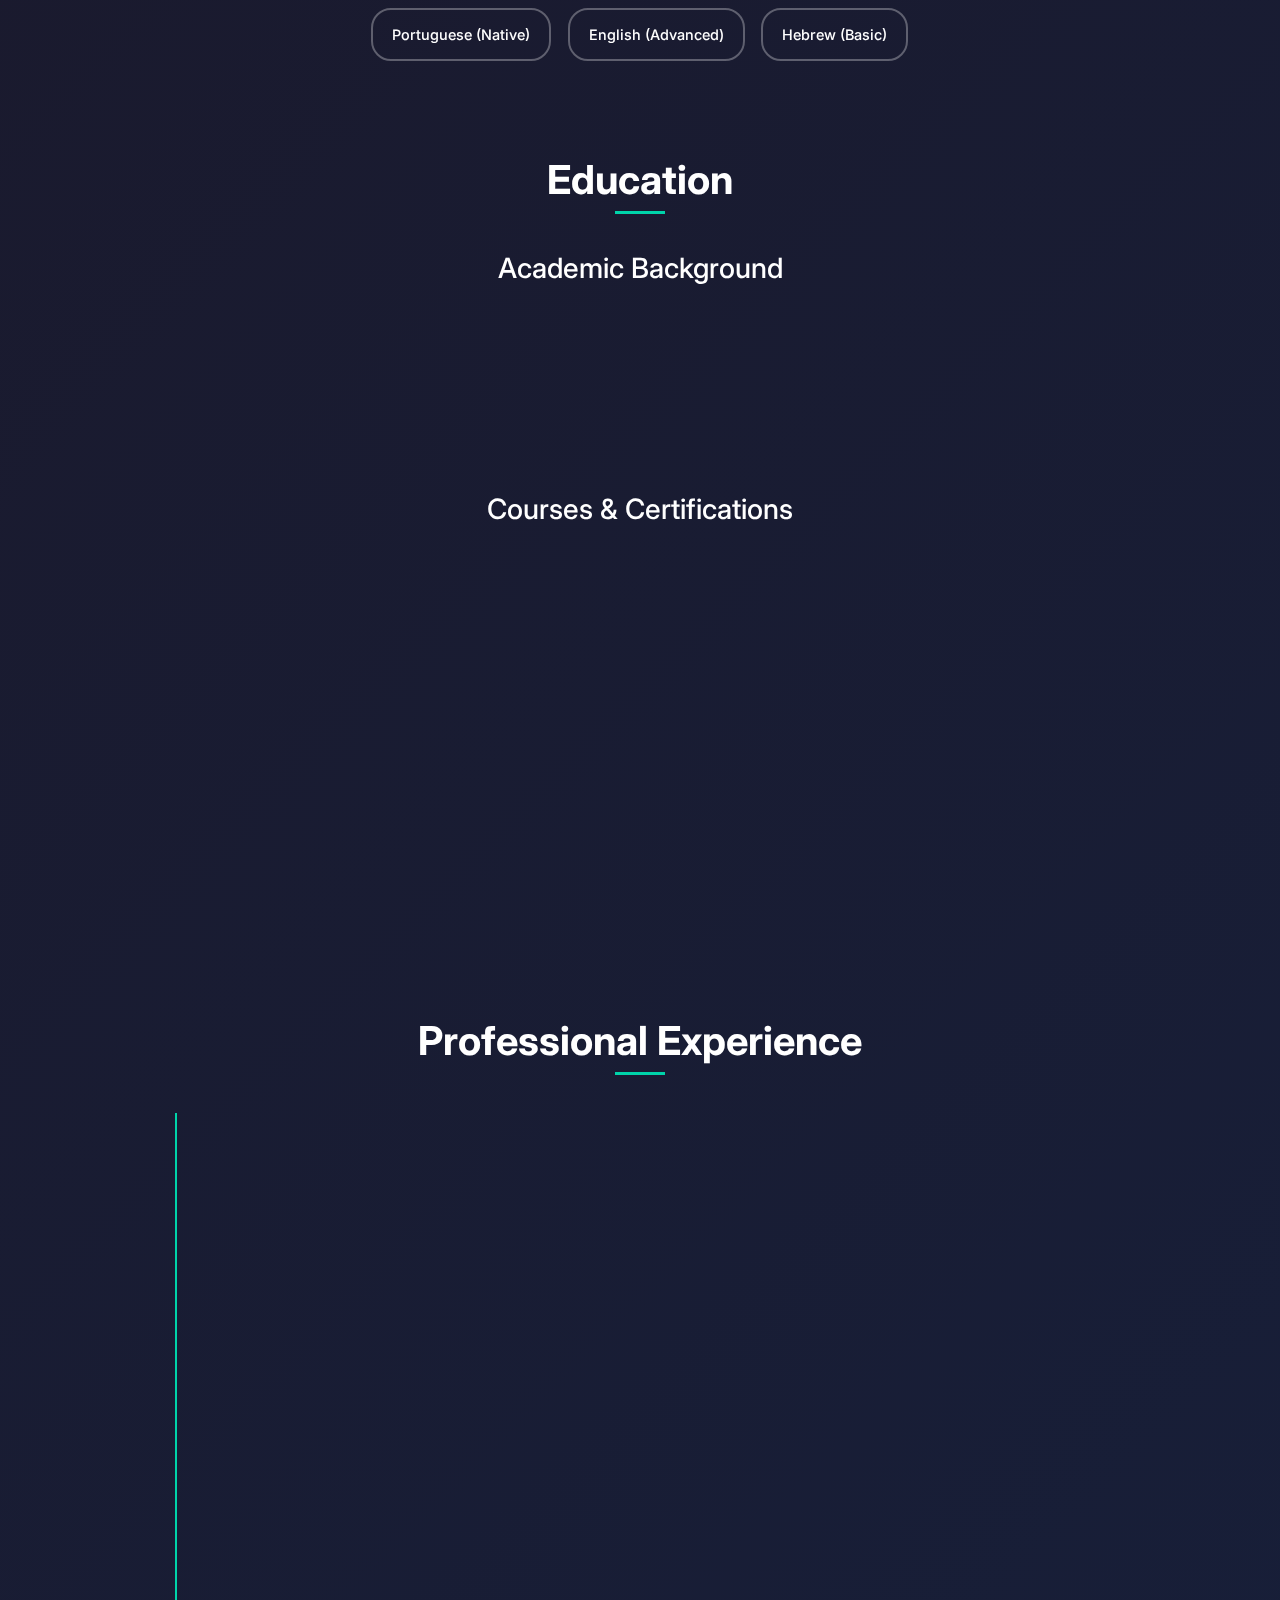
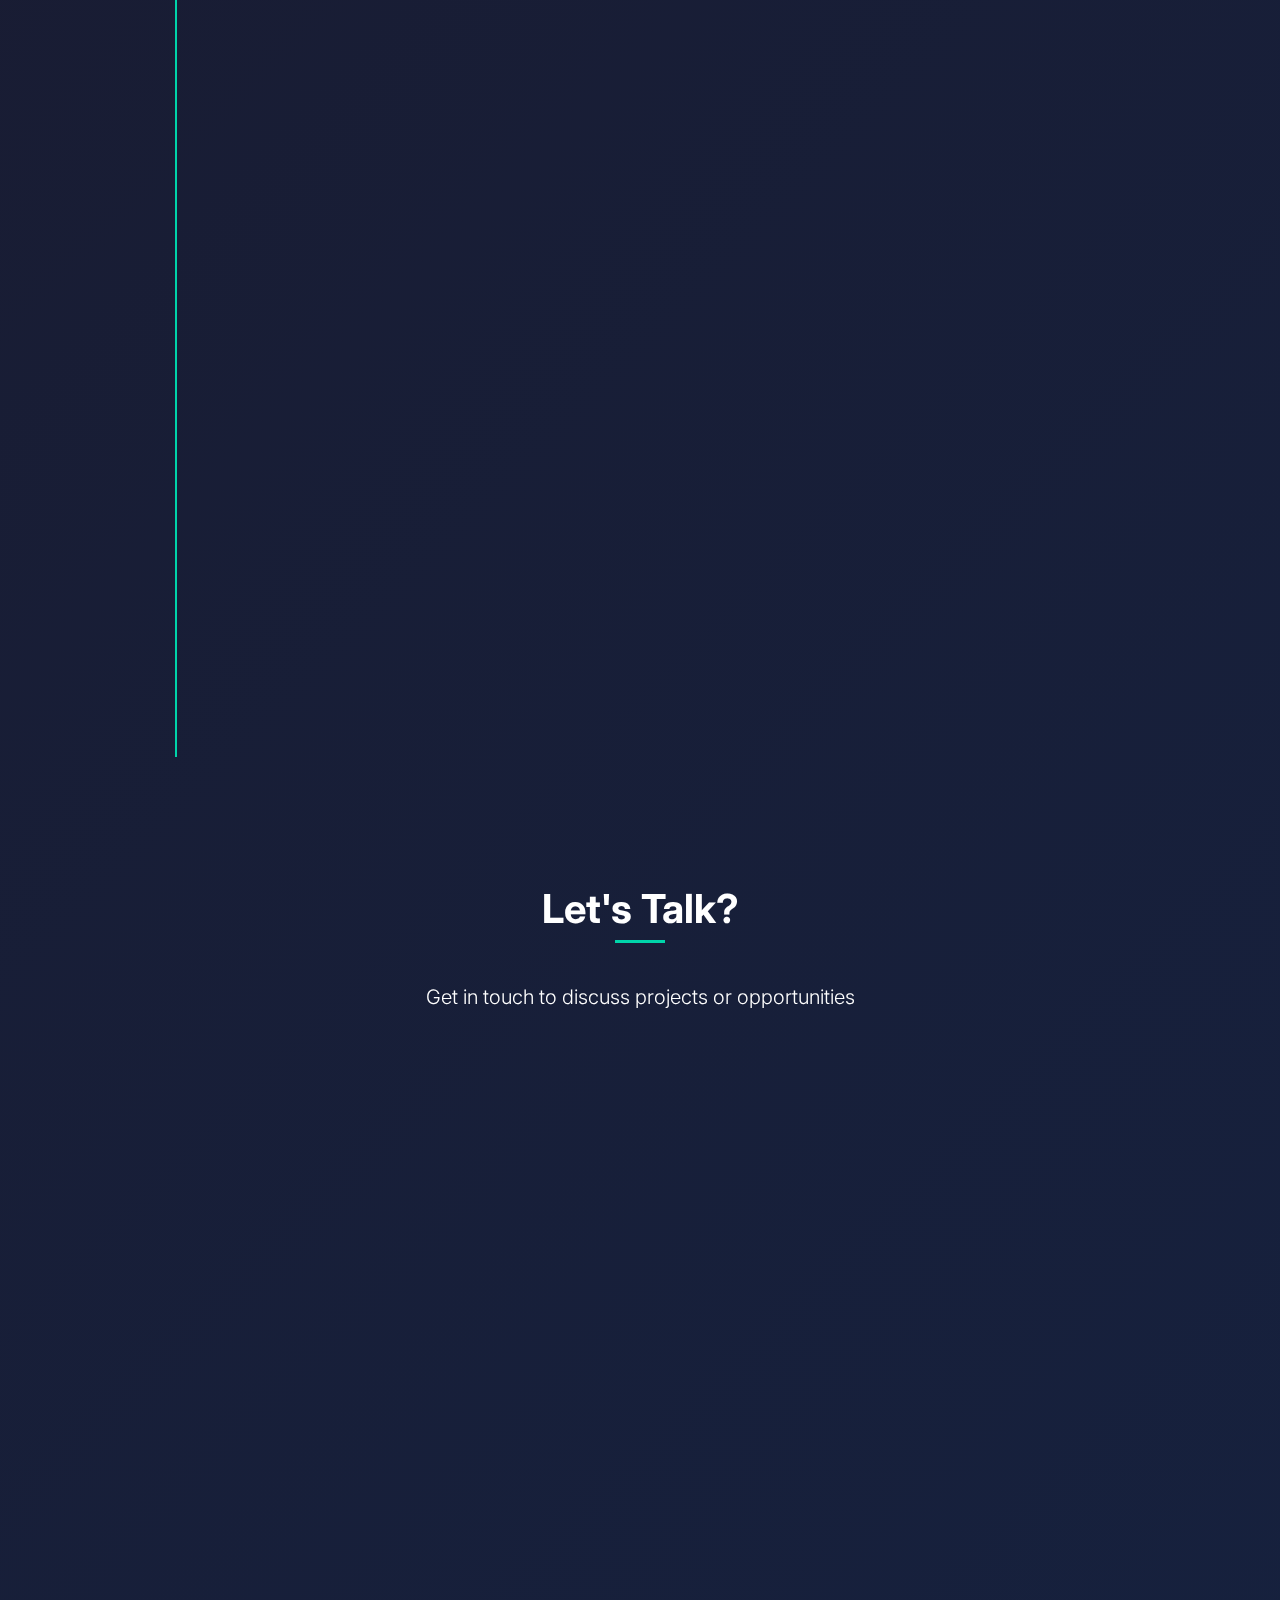
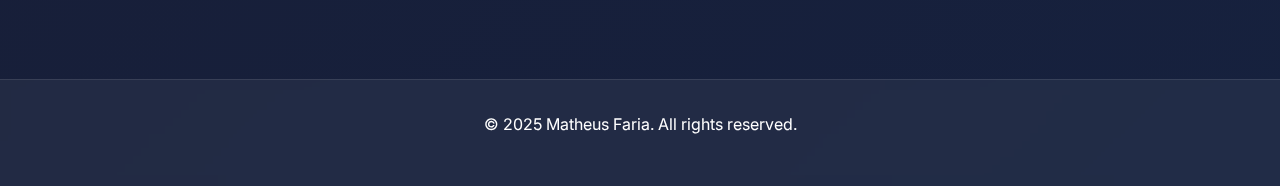
<file: index-en.html>
<!DOCTYPE html>
<html lang="en">
<head>
    <meta charset="UTF-8">
    <meta name="viewport" content="width=device-width, initial-scale=1.0">
    <title>Matheus Faria | UI/UX Designer</title>
    
    <!-- Favicon -->
    <link rel="icon" type="image/svg+xml" href="[data-uri]">
    
    <!-- Bootstrap CSS -->
    <link href="https://cdn.jsdelivr.net/npm/bootstrap@5.3.0/dist/css/bootstrap.min.css" rel="stylesheet">
    <!-- Font Awesome -->
    <link href="https://cdnjs.cloudflare.com/ajax/libs/font-awesome/6.4.0/css/all.min.css" rel="stylesheet">
    <!-- Google Fonts -->
    <link href="https://fonts.googleapis.com/css2?family=Inter:wght@300;400;500;600;700&display=swap" rel="stylesheet">
    <!-- Custom CSS -->
    <link href="styles.css" rel="stylesheet">
</head>
<body>
    <!-- Navbar -->
    <nav class="navbar navbar-expand-lg fixed-top">
        <div class="container">
            <a class="logo-mf" href="#home">MF</a>
            <button class="navbar-toggler" type="button" data-bs-toggle="collapse" data-bs-target="#navbarNav" title="Open navigation menu" aria-label="Open navigation menu">
                <span class="navbar-toggler-icon"></span>
            </button>
            <div class="collapse navbar-collapse" id="navbarNav">
                <ul class="navbar-nav ms-auto">
                    <li class="nav-item">
                        <a class="nav-link" href="#home">Home</a>
                    </li>
                    <li class="nav-item">
                        <a class="nav-link" href="#projects">Projects</a>
                    </li>
                    <li class="nav-item">
                        <a class="nav-link" href="#skills">Skills</a>
                    </li>
                    <li class="nav-item">
                        <a class="nav-link" href="#education">Education</a>
                    </li>
                    <li class="nav-item">
                        <a class="nav-link" href="#experience">Experience</a>
                    </li>
                    <li class="nav-item">
                        <a class="nav-link" href="#contact">Contact</a>
                    </li>
                    
                    <!-- Language Switch in Hamburger Menu -->
                    <li class="nav-item d-lg-none mt-3">
                        <div class="language-mobile-switch">
                            <a href="javascript:void(0);" class="language-option" onclick="switchToPortuguese(this)">
                                <span class="flag-icon flag-br"></span>BR
                            </a>
                            <a href="javascript:void(0);" class="language-option active" onclick="switchToEnglish(this)">
                                <span class="flag-icon flag-us"></span>US
                            </a>
                        </div>
                    </li>
                </ul>
                
                <!-- Language Switch -->
                <div class="language-switch">
                    <!-- Desktop Dropdown (only when not collapsed) -->
                    <div class="language-dropdown d-none d-lg-block">
                        <button class="language-dropdown-btn" onclick="toggleLanguageDropdown()">
                            <span id="currentLanguage"><span class="flag-icon flag-us"></span>US</span>
                            <i class="fas fa-chevron-down ms-2"></i>
                        </button>
                        <div class="language-dropdown-menu" id="languageDropdown">
                            <a href="javascript:void(0);" onclick="selectLanguage('<span class=\'flag-icon flag-br\'></span>BR', this)">
                                <span class="flag-icon flag-br"></span>BR
                            </a>
                            <a href="javascript:void(0);" onclick="selectLanguage('<span class=\'flag-icon flag-us\'></span>US', this)">
                                <span class="flag-icon flag-us"></span>US
                            </a>
                        </div>
                    </div>
                </div>
            </div>
        </div>
    </nav>

    <!-- Hero Section -->
    <section id="home" class="hero">
        <div class="container hero-content">
            <div class="row align-items-center min-vh-100">
                <div class="col-lg-6 text-center order-2 order-lg-1">
                    <div class="profile-container">
                        <div class="profile-circle">
                            <img src="foto_perfil.jpg?w=400&h=400&fit=crop&crop=face" alt="Matheus Faria" class="profile-img" style="width: 320px; height: 320px; border-radius: 50%; object-fit: cover;">
                        </div>
                    </div>
                </div>
                <div class="col-lg-6 text-start order-1 order-lg-2">
                    <h1 class="hero-title">Matheus Faria</h1>
                    <h2 class="hero-subtitle"><span class="text-primary">UI/UX Designer</span></h2>
                    <p class="hero-description">I'm a UI/UX and Product Design professional, bringing expertise that combines design, technology, and project management. My experience merges visual creation, frontend development, and multimedia editing, enabling complete digital solution delivery.</p>
                    
                    <div class="social-links mb-4">
                        <a href="https://www.linkedin.com/in/matth-faria96/" class="social-link" target="_blank" title="Matheus Faria's LinkedIn" aria-label="Visit LinkedIn profile">
                            <i class="fab fa-linkedin"></i>
                        </a>
                        <a href="https://github.com/matthfaria96" class="social-link" target="_blank" title="Matheus Faria's GitHub" aria-label="Visit GitHub profile">
                            <i class="fab fa-github"></i>
                        </a>
                        <a href="https://www.instagram.com/matth_faria/" class="social-link" target="_blank" title="Matheus Faria's Instagram" aria-label="Visit Instagram profile">
                            <i class="fab fa-instagram"></i>
                        </a>
                        <a href="https://www.facebook.com/matheus.faria.3382" class="social-link" target="_blank" title="Matheus Faria's Facebook" aria-label="Visit Facebook profile">
                            <i class="fab fa-facebook"></i>
                        </a>
                    </div>
                    
                    <a href="https://wa.me/5519982383328" class="btn-hire" target="_blank">
                        <i class="fab fa-whatsapp me-2"></i>Contact Me
                    </a>
                </div>
            </div>
        </div>
    </section>

    <!-- Projects Section -->
    <section id="projects" class="py-5">
        <div class="container">
            <h2 class="section-title">Projects</h2>
            <div class="content-wrapper">
                
                <!-- My Featured Projects -->
                <h3 class="text-center mb-4">My Featured Projects</h3>
                <div class="row g-4">
                    <div class="col-12 mb-4">
                        <div class="project-card-new" data-project="school-task">
                            <div class="project-image-new" style="background-image: url('https://images.unsplash.com/photo-1546410531-bb4caa6b424d?w=800&h=400&fit=crop&crop=center');">
                                <div class="project-overlay">
                                    <i class="fas fa-expand-alt project-icon"></i>
                                </div>
                            </div>
                            <div class="project-content-new">
                                <h5 class="project-title-new">School Task</h5>
                                <p class="project-description-new">App to manage time and organize tasks</p>
                            </div>
                        </div>
                    </div>
                    <div class="col-12 mb-4">
                        <div class="project-card-new" data-project="bussola-talentos">
                            <div class="project-image-new" style="background-image: url('https://images.unsplash.com/photo-1551288049-bebda4e38f71?w=800&h=400&fit=crop&crop=center');">
                                <div class="project-overlay">
                                    <i class="fas fa-expand-alt project-icon"></i>
                                </div>
                            </div>
                            <div class="project-content-new">
                                <h5 class="project-title-new">Talents Compass</h5>
                                <p class="project-description-new">Tests to discover your talents and profile</p>
                            </div>
                        </div>
                    </div>
                    <div class="col-12 mb-4">
                        <div class="project-card-new" data-project="e-planner">
                            <div class="project-image-new" style="background-image: url('https://images.unsplash.com/photo-1611224923853-80b023f02d71?w=800&h=400&fit=crop&crop=center');">
                                <div class="project-overlay">
                                    <i class="fas fa-expand-alt project-icon"></i>
                                </div>
                            </div>
                            <div class="project-content-new">
                                <h5 class="project-title-new">E-planner</h5>
                                <p class="project-description-new">Minimalist app for task mapping</p>
                            </div>
                        </div>
                    </div>
                </div>
                
                <!-- My Work Approach -->
                <h3 class="text-center mb-4 mt-5">My Work Approach</h3>
                <div class="row mt-4">
                    <div class="col-lg-6 mb-4">
                        <div class="card h-100">
                            <div class="card-body">
                                <div class="d-flex align-items-center mb-3">
                                    <div class="me-3">
                                        <i class="fas fa-lightbulb text-primary" style="font-size: 3rem;"></i>
                                    </div>
                                    <div>
                                        <h5 class="card-title mb-1">From Concept to Design</h5>
                                        <small class="text-muted">Creativity in Action</small>
                                    </div>
                                </div>
                                <p class="card-text">I transform abstract ideas into concrete visual solutions. From the first sketch on paper to interactive prototypes in Figma, I lead the entire creative process. I conduct user research, define personas, create wireframes, and develop design systems that ensure consistency and excellence in every pixel.</p>
                            </div>
                        </div>
                    </div>
                    <div class="col-lg-6 mb-4">
                        <div class="card h-100">
                            <div class="card-body">
                                <div class="d-flex align-items-center mb-3">
                                    <div class="me-3">
                                        <i class="fas fa-rocket text-primary" style="font-size: 3rem;"></i>
                                    </div>
                                    <div>
                                        <h5 class="card-title mb-1">Development & Promotion</h5>
                                        <small class="text-muted">Complete Delivery</small>
                                    </div>
                                </div>
                                <p class="card-text">I complement design work by developing landing pages to showcase created products. I produce visual materials for social media and promotional campaigns, ensuring brand visual consistency. I monitor performance metrics and implement improvements based on user behavior, ensuring the design achieves its conversion objectives.</p>
                            </div>
                        </div>
                    </div>
                </div>
            </div>
        </div>
    </section>

    <!-- Skills Section -->
    <section id="skills" class="py-5">
        <div class="container">
            <h2 class="section-title">Skills & Education</h2>
            <div class="content-wrapper">
            
            <!-- Specializations -->
            <div class="specializations-section">
                <h3 class="text-center mb-4">Specializations</h3>
                <div class="row mb-5">
                    <div class="col-lg-12">
                        <div class="card mb-4">
                            <div class="card-body">
                                <h5 class="card-title text-primary mb-3">Design & Media</h5>
                                <p class="card-text">Proficiency in Figma, Photoshop, and Affinity Designer for interfaces, visual identities, and graphic materials. Also experienced in video editing with DaVinci Resolve, Sony Vegas, and CapCut.</p>
                            </div>
                        </div>
                        <div class="card mb-4">
                            <div class="card-body">
                                <h5 class="card-title text-primary mb-3">Technology</h5>
                                <p class="card-text">Practical knowledge in Frontend (HTML, CSS, JavaScript, and Bootstrap) for website and landing page creation. Additionally, extensive knowledge in hardware and software technical support.</p>
                            </div>
                        </div>
                        <div class="card mb-4">
                            <div class="card-body">
                                <h5 class="card-title text-primary mb-3">Project Management</h5>
                                <p class="card-text">Organization and team collaboration using GitHub, Jira, and Trello</p>
                            </div>
                        </div>
                    </div>
                </div>
            </div>

            <!-- Core Competencies -->
            <div class="skills-section">
                <h3 class="text-center mb-4">Core Competencies</h3>
                <div class="text-center mb-5">
                    <span class="skill-item">
                        <i class="fab fa-figma me-2"></i>Figma
                    </span>
                    <span class="skill-item">
                        <i class="fab fa-github me-2"></i>GitHub
                    </span>
                    <span class="skill-item">
                        <i class="fas fa-code me-2"></i>Front-end
                    </span>
                    <span class="skill-item">
                        <i class="fas fa-image me-2"></i>Adobe Photoshop
                    </span>
                    <span class="skill-item">
                        <i class="fas fa-project-diagram me-2"></i>Project Management
                    </span>
                </div>
            </div>

            <!-- Hard Skills & Soft Skills -->
            <div class="hardsoft-skills-section">
                <div class="row mb-5">
                    <div class="col-lg-10 mx-auto">
                        <div class="row">
                            <div class="col-md-6 mb-4">
                                <div class="card h-100">
                                    <div class="card-body">
                                        <h4 class="card-title text-primary mb-4">Hard Skills</h4>
                                        <ul class="list-unstyled">
                                            <li class="mb-2"><i class="fas fa-check text-primary me-2"></i>UI/UX Design</li>
                                            <li class="mb-2"><i class="fas fa-check text-primary me-2"></i>Prototyping</li>
                                            <li class="mb-2"><i class="fas fa-check text-primary me-2"></i>Design Systems</li>
                                            <li class="mb-2"><i class="fas fa-check text-primary me-2"></i>User Research</li>
                                            <li class="mb-2"><i class="fas fa-check text-primary me-2"></i>HTML/CSS/JavaScript</li>
                                            <li class="mb-2"><i class="fas fa-check text-primary me-2"></i>Bootstrap</li>
                                        </ul>
                                    </div>
                                </div>
                            </div>
                            <div class="col-md-6 mb-4">
                                <div class="card h-100">
                                    <div class="card-body">
                                        <h4 class="card-title text-primary mb-4">Soft Skills</h4>
                                        <ul class="list-unstyled">
                                            <li class="mb-2"><i class="fas fa-check text-primary me-2"></i>Communication</li>
                                            <li class="mb-2"><i class="fas fa-check text-primary me-2"></i>Teamwork</li>
                                            <li class="mb-2"><i class="fas fa-check text-primary me-2"></i>Creativity</li>
                                            <li class="mb-2"><i class="fas fa-check text-primary me-2"></i>Problem Solving</li>
                                            <li class="mb-2"><i class="fas fa-check text-primary me-2"></i>Adaptability</li>
                                            <li class="mb-2"><i class="fas fa-check text-primary me-2"></i>Leadership</li>
                                        </ul>
                                    </div>
                                </div>
                            </div>
                        </div>
                    </div>
                </div>
            </div>

            <!-- Languages -->
            <div class="text-center">
                <h3 class="mb-4">Languages</h3>
                <div class="language-items">
                    <span class="language-item">Portuguese (Native)</span>
                    <span class="language-item">English (Advanced)</span>
                    <span class="language-item">Hebrew (Basic)</span>
                </div>
            </div>
        </div>
    </div></section>

    <!-- Education Section -->
    <section id="education" class="py-5">
        <div class="container">
            <h2 class="section-title">Education</h2>
            
            <!-- Academic Background -->
            <div class="education-section">
                <h3 class="text-center mb-4">Academic Background</h3>
                <div class="row mb-5">
                    <div class="col-lg-10 mx-auto">
                        <div class="row">
                            <div class="col-md-6">
                                <div class="card mb-3">
                                    <div class="card-body">
                                        <h5 class="card-title">Bachelor's Degree, Computer Science</h5>
                                        <h6 class="text-muted">Faculdade de Americana</h6>
                                        <p class="card-text text-muted">2014 - 2019</p>
                                    </div>
                                </div>
                            </div>
                            <div class="col-md-6">
                                <div class="card mb-3">
                                    <div class="card-body">
                                        <h5 class="card-title">Technical Course, IT Technician</h5>
                                        <h6 class="text-muted">Colégio Politec</h6>
                                        <p class="card-text text-muted">2011 - 2013</p>
                                    </div>
                                </div>
                            </div>
                        </div>
                    </div>
                </div>
            </div>

            <!-- Courses & Certifications -->
            <div class="courses-section">
                <h3 class="text-center mb-4">Courses & Certifications</h3>
                <div class="row mb-5">
                    <div class="col-lg-10 mx-auto">
                        <div class="row">
                            <div class="col-md-6">
                                <div class="card mb-3">
                                    <div class="card-body">
                                        <h5 class="card-title">MySQL Course</h5>
                                        <p class="card-text text-muted">Curso em Vídeo - Feb 2019</p>
                                    </div>
                                </div>
                            </div>
                            <div class="col-md-6">
                                <div class="card mb-3">
                                    <div class="card-body">
                                        <h5 class="card-title">Network Architecture</h5>
                                        <p class="card-text text-muted">Udemy - Dec 2018</p>
                                    </div>
                                </div>
                            </div>
                            <div class="col-md-6">
                                <div class="card mb-3">
                                    <div class="card-body">
                                        <h5 class="card-title">Database and SQL</h5>
                                        <p class="card-text text-muted">Udemy - Nov 2018</p>
                                    </div>
                                </div>
                            </div>
                            <div class="col-md-6">
                                <div class="card mb-3">
                                    <div class="card-body">
                                        <h5 class="card-title">Git and GitHub for Beginners</h5>
                                        <p class="card-text text-muted">Udemy - Mar 2018</p>
                                    </div>
                                </div>
                            </div>
                            <div class="col-md-6">
                                <div class="card mb-3">
                                    <div class="card-body">
                                        <h5 class="card-title">Marketing Management</h5>
                                        <p class="card-text text-muted">SEST SENAT - Mar 2017</p>
                                    </div>
                                </div>
                            </div>
                            <div class="col-md-6">
                                <div class="card mb-3">
                                    <div class="card-body">
                                        <h5 class="card-title">Programming Logic</h5>
                                        <p class="card-text text-muted">Senai - Mar 2017</p>
                                    </div>
                                </div>
                            </div>
                        </div>
                    </div>
                </div>
            </div>
        </div>
    </section>

    <!-- Experience Section -->
    <section id="experience" class="py-5">
        <div class="container">
            <h2 class="section-title">Professional Experience</h2>
            <div class="content-wrapper">
                <div class="timeline">
                <div class="timeline-item">
                    <h5>UI Designer</h5>
                    <h6 class="text-muted">GF Soluções • Mar 2024 - Present</h6>
                    <p>Development of modern and responsive user interfaces for corporate systems. Creation of reusable components and design systems maintenance. Direct collaboration with development teams to ensure implementation fidelity.</p>
                </div>
                
                <div class="timeline-item">
                    <h5>IT Technician</h5>
                    <h6 class="text-muted">Têxtil Álamo Ltda • Apr 2017 - Present</h6>
                    <p>Responsible for IT infrastructure maintenance, technical user support, and corporate systems management. Implementation of technological solutions for industrial process optimization and local network administration.</p>
                </div>
                
                <div class="timeline-item">
                    <h5>Frontend Developer</h5>
                    <h6 class="text-muted">ORBII • Mar 2022 - Feb 2024</h6>
                    <p>Development of responsive web applications using modern technologies like React, JavaScript, and CSS. Interface implementation based on Figma designs, performance optimization, and REST API integration.</p>
                </div>
                
                <div class="timeline-item">
                    <h5>Social Media Manager</h5>
                    <h6 class="text-muted">Faria Digital • Jan 2019 - Mar 2022</h6>
                    <p>Complete management of digital strategies for diverse clients. Visual content creation, advertising campaign planning, metrics analysis, and organic social media growth. Creative team coordination and client relationship management.</p>
                </div>
                
                <div class="timeline-item">
                    <h5>Graphic Designer</h5>
                    <h6 class="text-muted">Cart Impress Artes Gráficas • Nov 2012 - Apr 2013</h6>
                    <p>Creation of graphic materials for printing including business cards, folders, banners, and corporate stationery. Visual identity development and file preparation for industrial graphic production.</p>
                </div>
                
                <div class="timeline-item">
                    <h5>Card and Tag Designer</h5>
                    <h6 class="text-muted">Rajka Representações comerciais • Jul 2012 - Jul 2012</h6>
                    <p>Specialization in developing promotional cards and commercial tags for diverse products. Creation of attractive layouts respecting technical printing and finishing limitations. High-demand work with optimized deadlines.</p>
                </div>
            </div>
        </div>
    </div></section>

    <!-- Contact Section -->
    <section id="contact" class="py-5">
        <div class="container">
            <h2 class="section-title">Let's Talk?</h2>
            <p class="lead text-center mb-5">Get in touch to discuss projects or opportunities</p>
            
            <div class="content-wrapper">
                <div class="row g-4">
                <!-- Resume Column -->
                <div class="col-lg-6">
                    <div class="card h-100">
                        <div class="card-body text-center d-flex flex-column justify-content-center py-5">
                            <div class="mb-4">
                                <i class="fas fa-file-alt text-primary" style="font-size: 3.5rem;"></i>
                            </div>
                            <h3 class="card-title mb-3">Professional Resume</h3>
                            <p class="card-text mb-4" style="color: var(--text-secondary); line-height: 1.6;">
                                I provide my resume in standard PDF format, containing detailed information about my academic background, professional experience, and technical competencies.
                            </p>
                            <div>
                                <a href="#" class="curriculum-btn" target="_blank">
                                    <i class="fas fa-user-tie me-2"></i>
                                    View Resume
                                </a>
                            </div>
                        </div>
                    </div>
                </div>

                <!-- Contact Column -->
                <div class="col-lg-6">
                    <div class="card h-100">
                        <div class="card-body text-center d-flex flex-column justify-content-center py-5">
                            <div class="mb-4">
                                <i class="fas fa-comments text-primary" style="font-size: 4rem;"></i>
                            </div>
                            <h3 class="card-title mb-4">Connect With Me</h3>
                            
                            <!-- Social Links -->
                            <div class="contact-social-links mb-4">
                                <a href="https://www.linkedin.com/in/matth-faria96/" class="contact-social-link" title="LinkedIn" target="_blank">
                                    <i class="fab fa-linkedin"></i>
                                </a>
                                <a href="https://github.com/matthfaria96" class="contact-social-link" title="GitHub" target="_blank">
                                    <i class="fab fa-github"></i>
                                </a>
                                <a href="https://www.instagram.com/matth_faria/" class="contact-social-link" title="Instagram" target="_blank">
                                    <i class="fab fa-instagram"></i>
                                </a>
                                <a href="https://www.facebook.com/matheus.faria.3382" class="contact-social-link" title="Facebook" target="_blank">
                                    <i class="fab fa-facebook"></i>
                                </a>
                            </div>
                            
                            <!-- Contact Info -->
                            <div class="contact-info">
                                <div class="contact-info-item mb-3">
                                    <i class="fas fa-envelope text-primary me-3"></i>
                                    <span>matth.faria96@gmail.com</span>
                                </div>
                                <div class="contact-info-item mb-3">
                                    <i class="fas fa-phone text-primary me-3"></i>
                                    <span>+55 (19) 98238-3328</span>
                                </div>
                                <div class="contact-info-item mb-3">
                                    <i class="fas fa-map-marker-alt text-primary me-3"></i>
                                    <span>Americana, SP - Brazil</span>
                                </div>
                            </div>
                        </div>
                    </div>
                </div>
            </div>
        </div>
    </div></section>

    <!-- Project Modal -->
    <div id="projectModal" class="project-modal">
        <div class="modal-content">
            <button class="modal-close" onclick="closeModal()" title="Close modal" aria-label="Close project modal">×</button>
            <div class="modal-header">
                <h2 id="modalTitle">Project Title</h2>
            </div>
            <div class="modal-body">
                <div id="modalImage" class="modal-image"></div>
                <p id="modalDescription">Project description</p>
                <div class="modal-details">
                    <div class="detail-item">
                        <h6>Technologies</h6>
                        <p id="modalTechnologies">Technology list</p>
                    </div>
                    <div class="detail-item">
                        <h6>Duration</h6>
                        <p id="modalDuration">Project timeline</p>
                    </div>
                    <div class="detail-item">
                        <h6>Team</h6>
                        <p id="modalTeam">Team size</p>
                    </div>
                    <div class="detail-item">
                        <h6>Results</h6>
                        <p id="modalResults">Achieved results</p>
                    </div>
                </div>

                <!-- UX Process Sections -->
                <div class="ux-process-section">
                    <h6>The Problem</h6>
                    <p>Lorem ipsum dolor sit amet, consectetur adipiscing elit. Sed do eiusmod tempor incididunt ut labore et dolore magna aliqua. Ut enim ad minim veniam, quis nostrud exercitation ullamco laboris nisi ut aliquip ex ea commodo consequat.</p>
                </div>

                <div class="ux-process-section">
                    <h6>Journey Mapping</h6>
                    <p>Duis aute irure dolor in reprehenderit in voluptate velit esse cillum dolore eu fugiat nulla pariatur. Excepteur sint occaecat cupidatat non proident, sunt in culpa qui officia deserunt mollit anim id est laborum.</p>
                </div>

                <div class="ux-process-section">
                    <h6>Hypotheses and Uncertainties</h6>
                    <p>Sed ut perspiciatis unde omnis iste natus error sit voluptatem accusantium doloremque laudantium, totam rem aperiam, eaque ipsa quae ab illo inventore veritatis et quasi architecto beatae vitae dicta sunt.</p>
                </div>

                <div class="ux-process-section">
                    <h6>Ideation</h6>
                    <p>Nemo enim ipsam voluptatem quia voluptas sit aspernatur aut odit aut fugit, sed quia consequuntur magni dolores eos qui ratione voluptatem sequi nesciunt neque porro quisquam est.</p>
                </div>

                <div class="ux-process-section">
                    <h6>Wireframe</h6>
                    <p>At vero eos et accusamus et iusto odio dignissimos ducimus qui blanditiis praesentium voluptatum deleniti atque corrupti quos dolores et quas molestias excepturi sint occaecati cupiditate.</p>
                </div>

                <div class="ux-process-section">
                    <h6>Final Prototype</h6>
                    <p>Et harum quidem rerum facilis est et expedita distinctio. Nam libero tempore, cum soluta nobis est eligendi optio cumque nihil impedit quo minus id quod maxime placeat facere possimus.</p>
                </div>

                <div class="text-center">
                    <button class="modal-close-btn" onclick="closeModal()">Close</button>
                </div>
            </div>
        </div>
    </div>

    <!-- Footer -->
    <footer>
        <div class="container">
            <p>© <span id="currentYear">2025</span> Matheus Faria. All rights reserved.</p>
        </div>
    </footer>

    <!-- Bootstrap JS -->
    <script src="https://cdn.jsdelivr.net/npm/bootstrap@5.3.0/dist/js/bootstrap.bundle.min.js"></script>
    <!-- Custom JS -->
    <script src="script.js"></script>
</body>
</html>
</file>
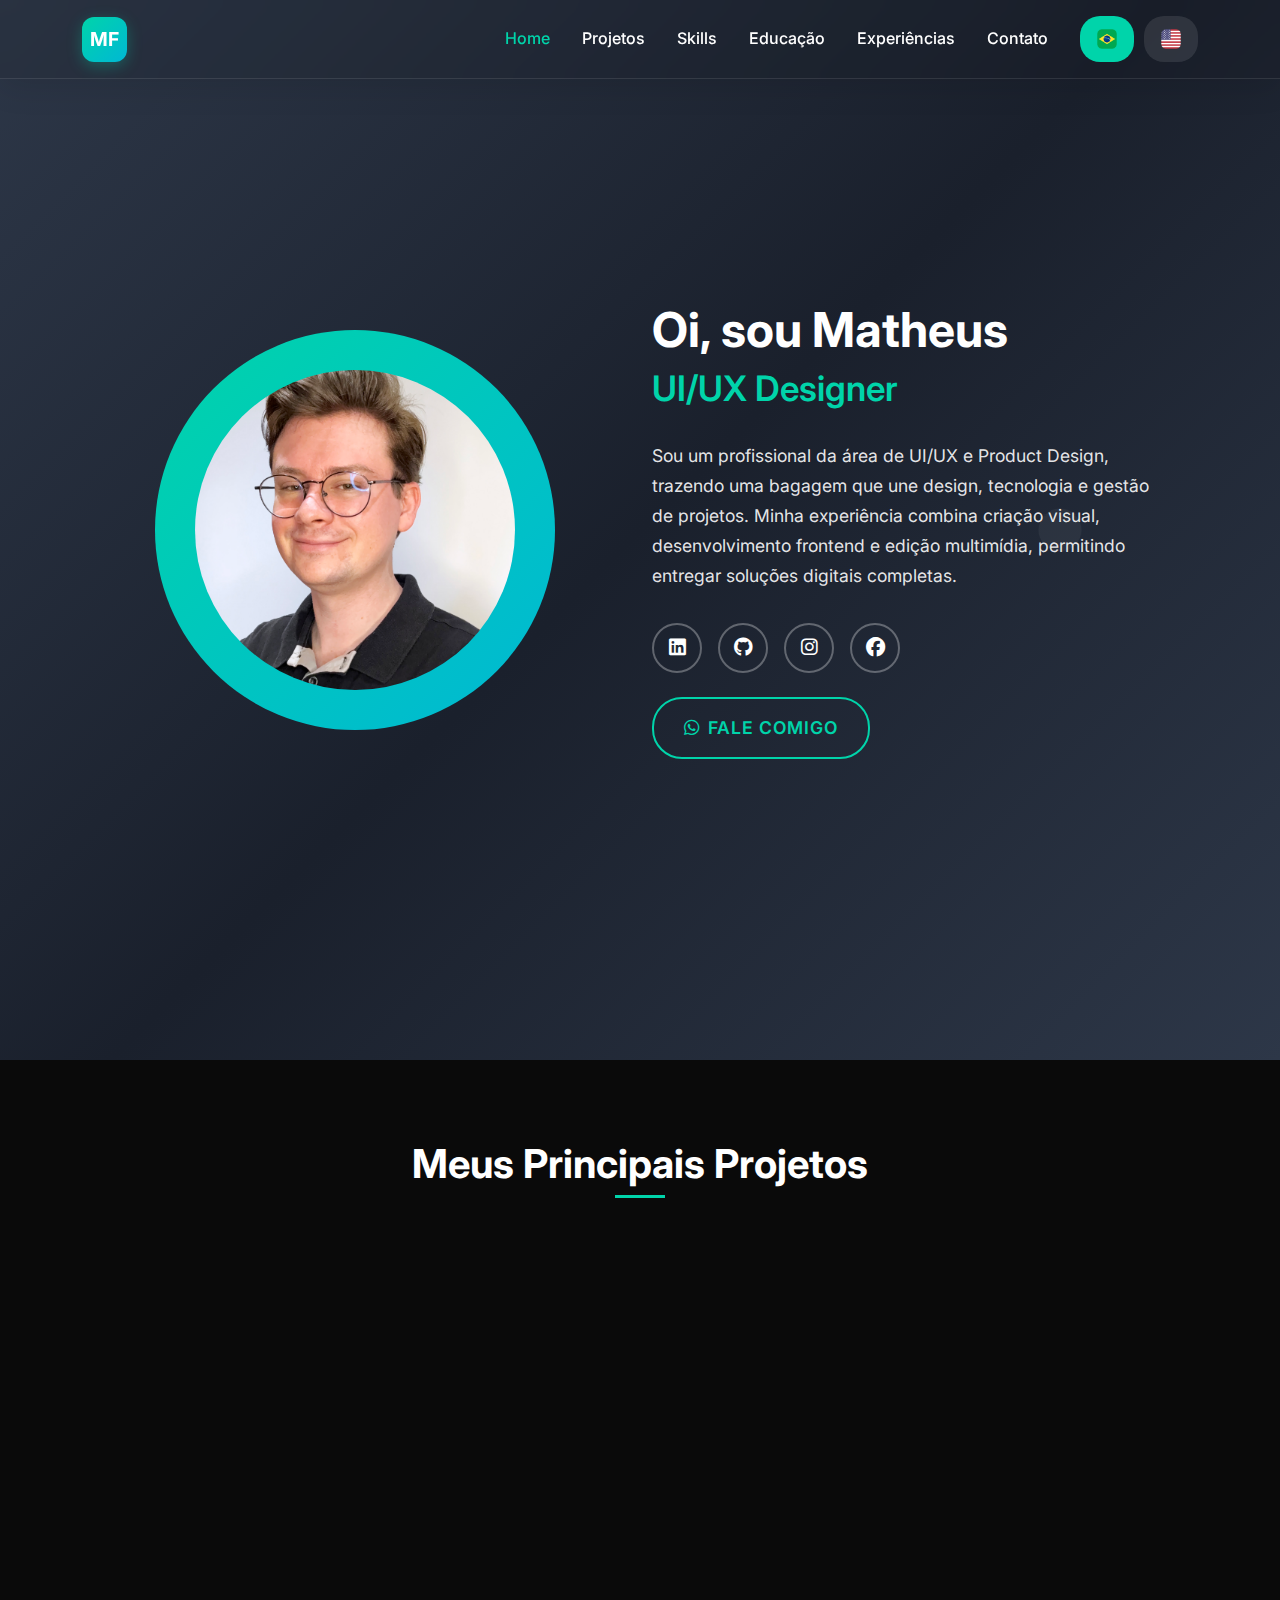
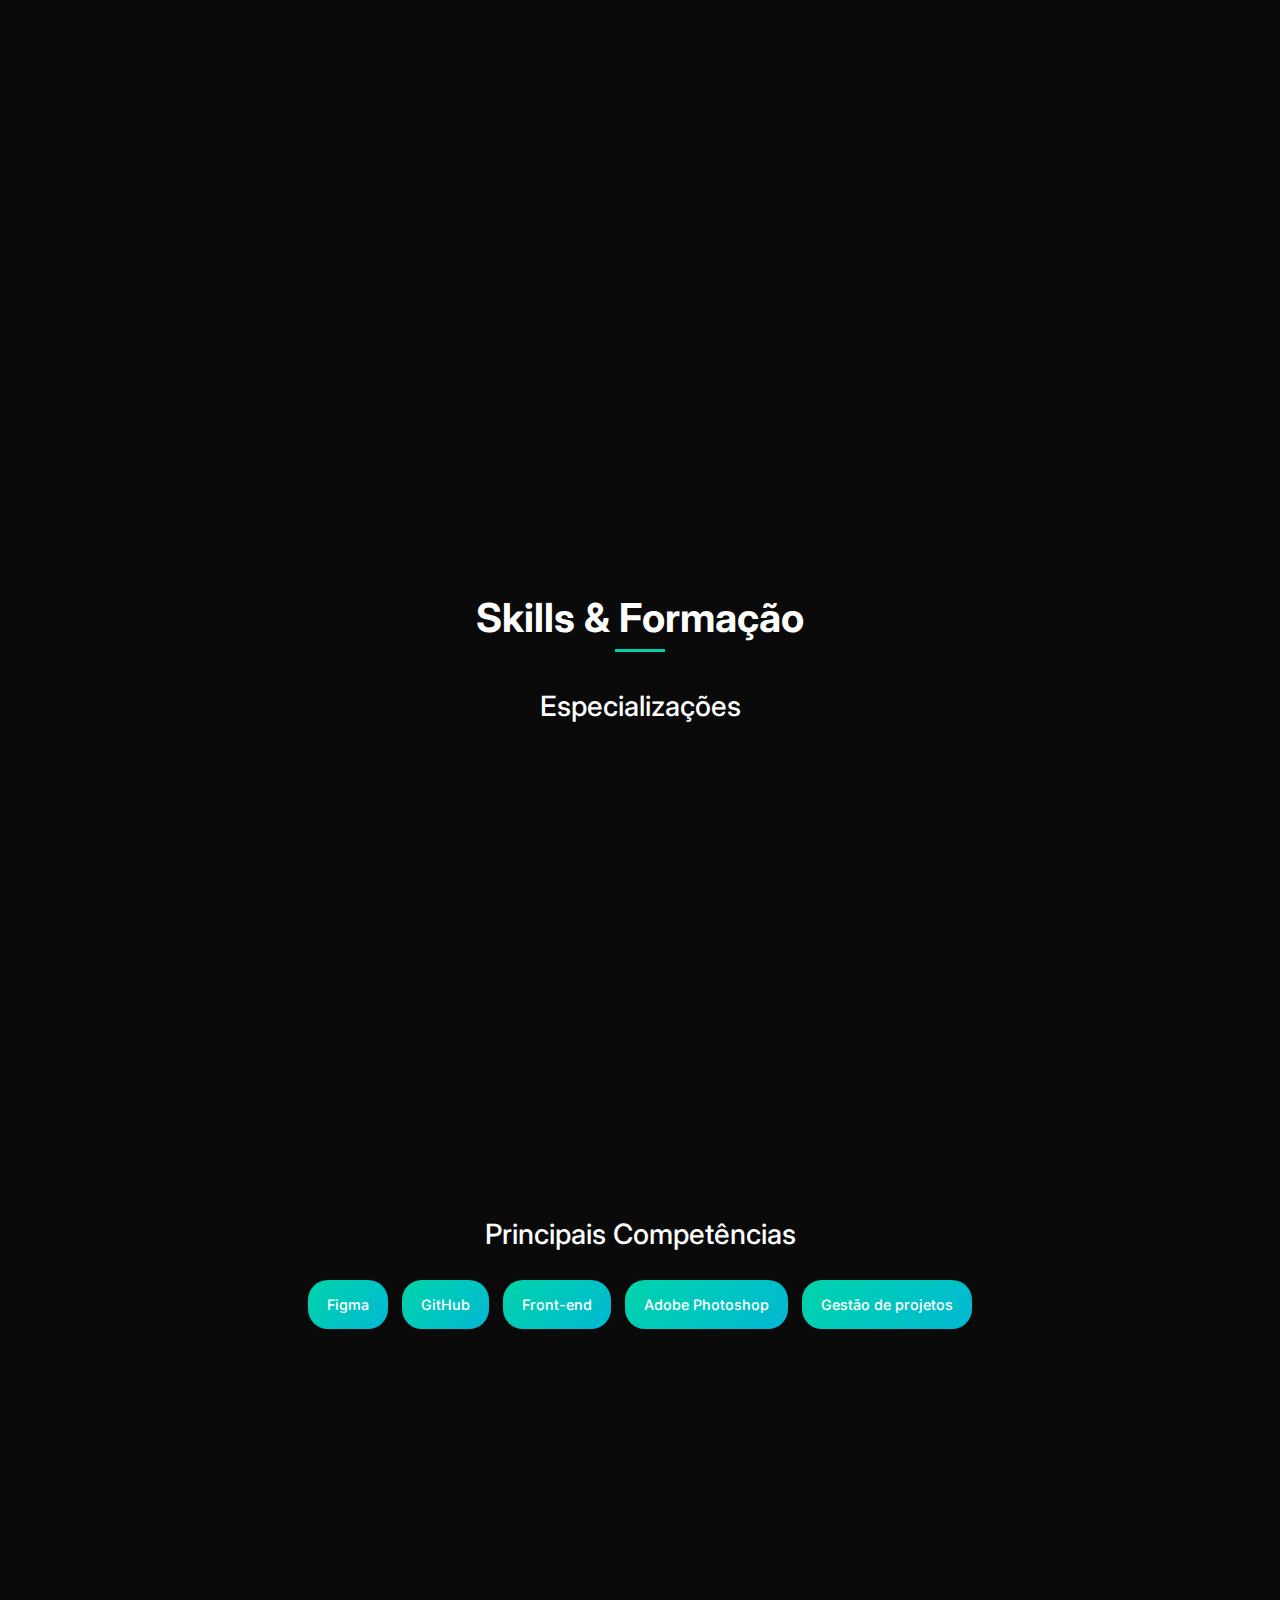
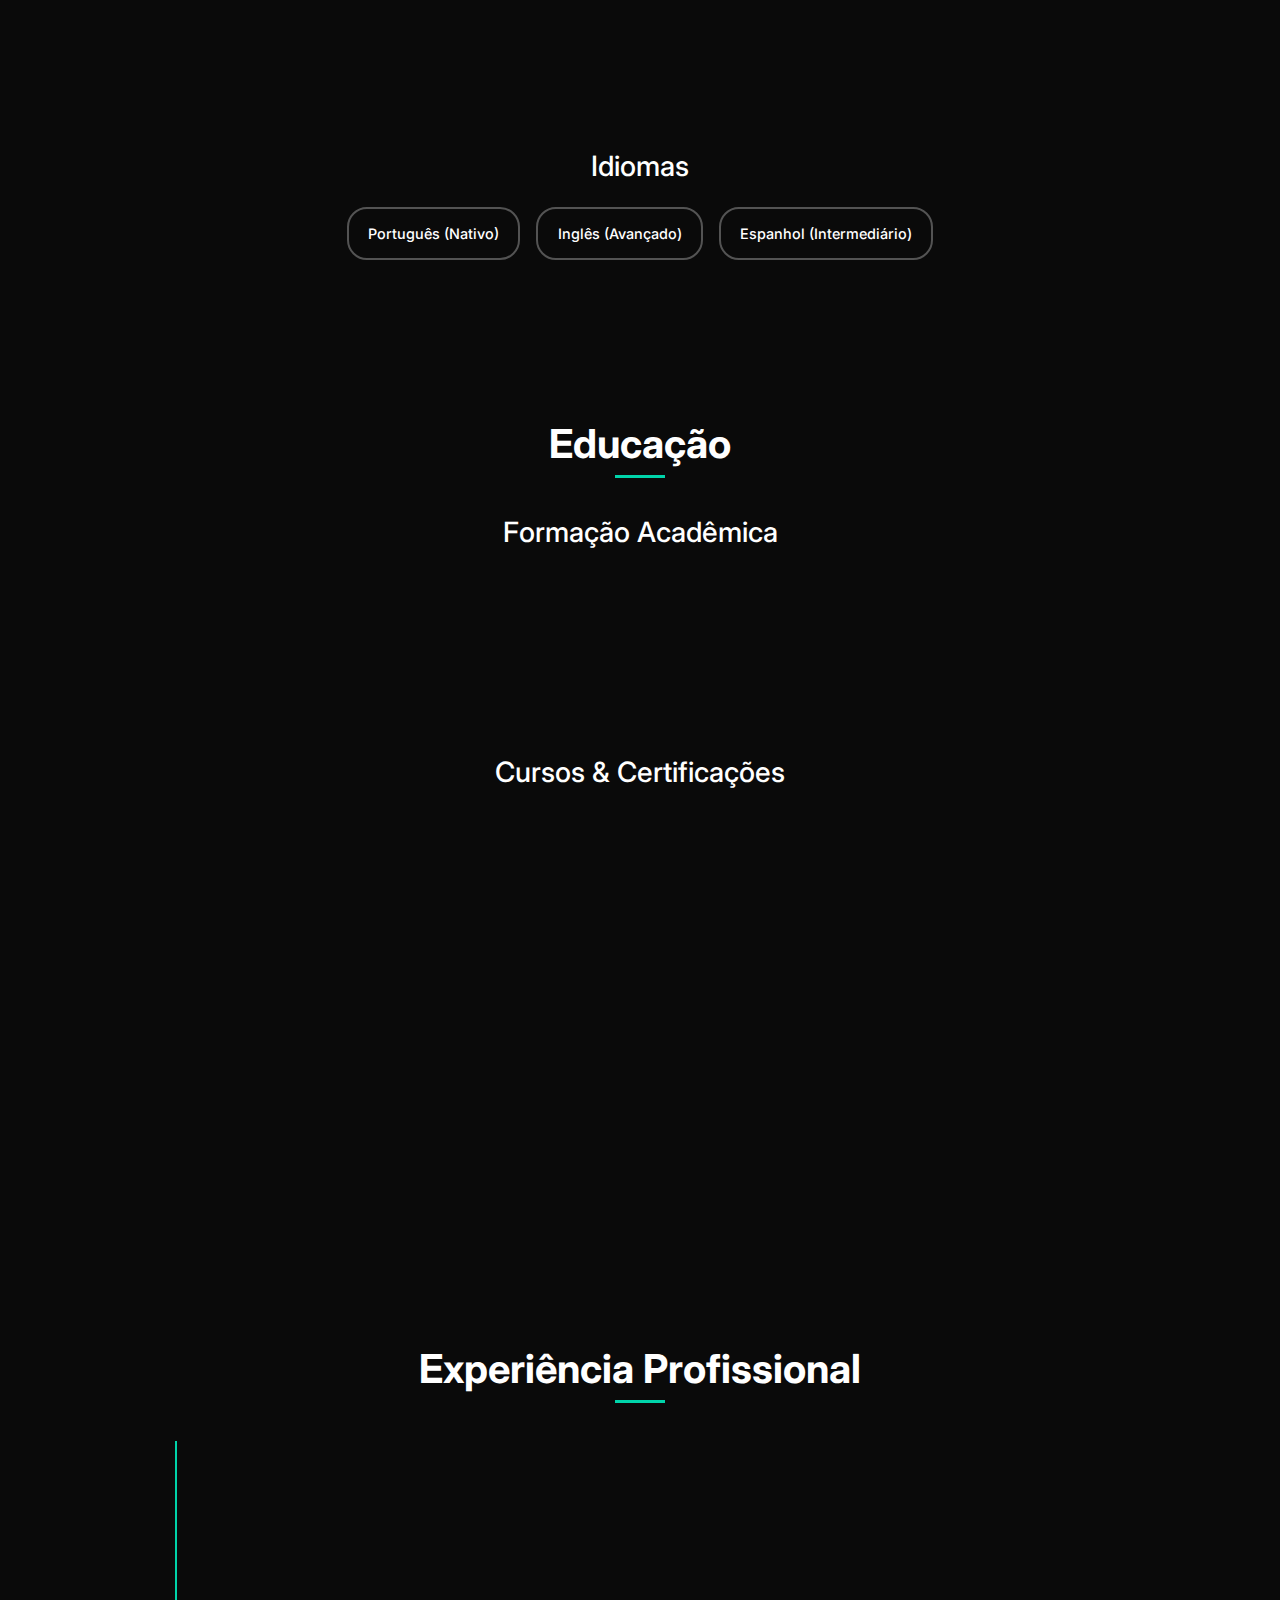
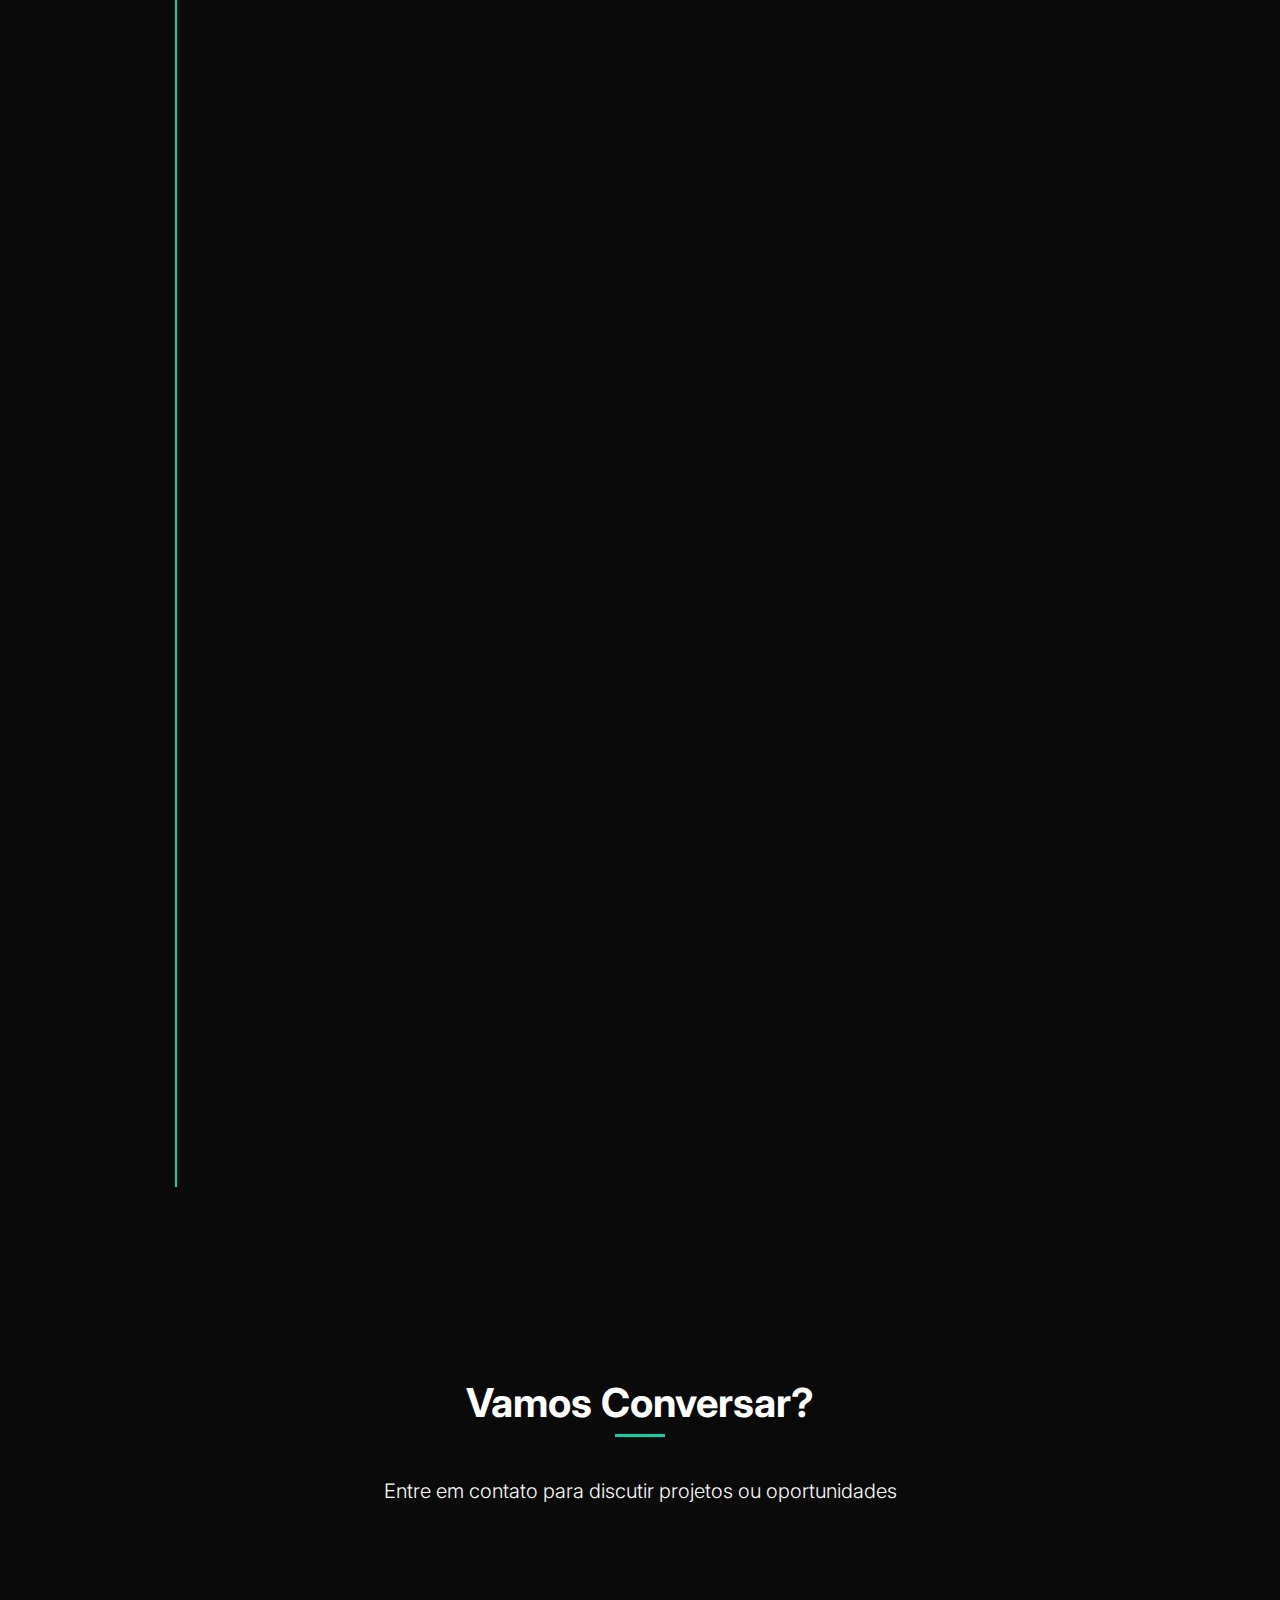
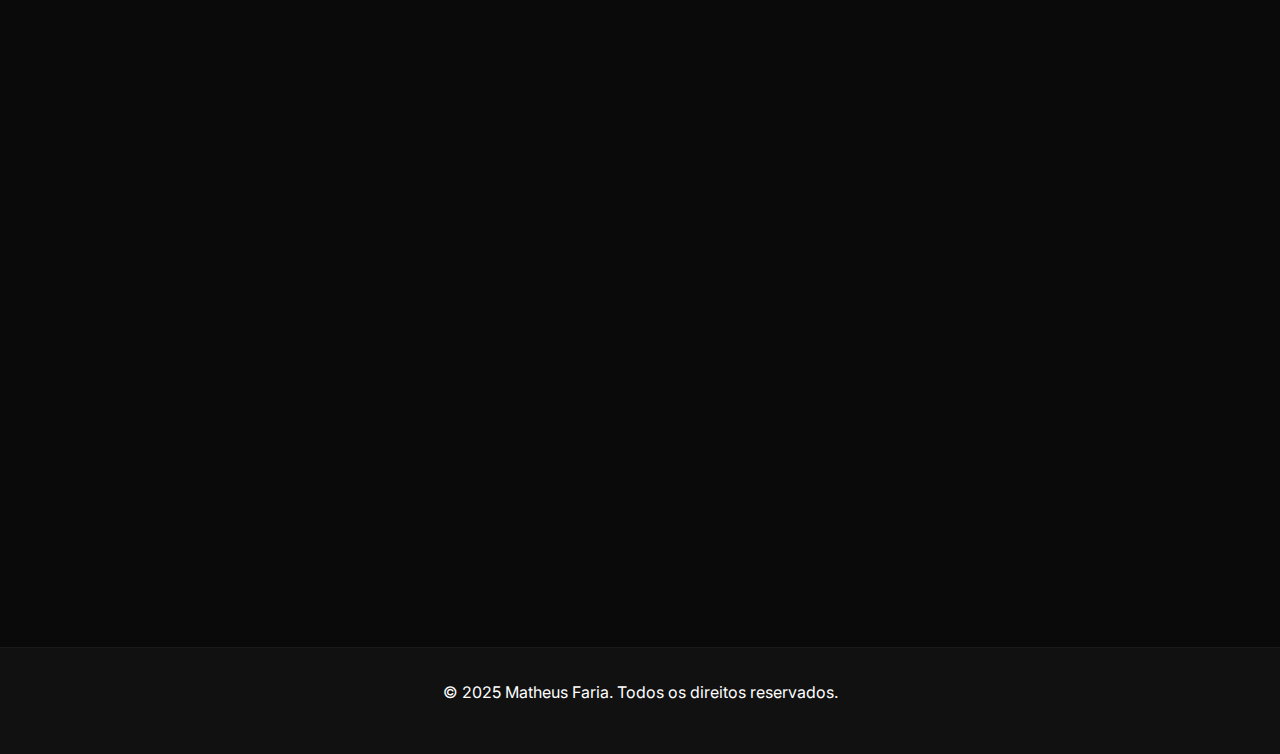
<file: meu site.html>
<!DOCTYPE html>
<html lang="pt-BR">

<head>
    <meta charset="UTF-8">
    <meta name="viewport" content="width=device-width, initial-scale=1.0">
    <title>Matheus Faria | UI/UX Designer</title>

    <!-- Bootstrap CSS -->
    <link href="https://cdn.jsdelivr.net/npm/bootstrap@5.3.0/dist/css/bootstrap.min.css" rel="stylesheet">
    <!-- Font Awesome -->
    <link href="https://cdnjs.cloudflare.com/ajax/libs/font-awesome/6.4.0/css/all.min.css" rel="stylesheet">
    <!-- Google Fonts -->
    <link href="https://fonts.googleapis.com/css2?family=Inter:wght@300;400;500;600;700&display=swap" rel="stylesheet">

    <style>
        :root {
            --primary-color: #00D4AA;
            --dark-bg: #0a0a0a;
            --card-bg: #111111;
            --text-primary: #ffffff;
            --text-secondary: #a0a0a0;
            --border-color: #1a1a1a;
            --gradient: linear-gradient(135deg, #00D4AA 0%, #00B8D4 100%);
        }

        * {
            margin: 0;
            padding: 0;
            box-sizing: border-box;
        }

        body {
            font-family: 'Inter', sans-serif;
            line-height: 1.6;
            color: var(--text-primary);
            background-color: var(--dark-bg);
            transition: all 0.2s ease;
        }

        .navbar {
            background: rgba(10, 10, 10, 0.1) !important;
            backdrop-filter: blur(20px);
            -webkit-backdrop-filter: blur(20px);
            border-bottom: 1px solid rgba(255, 255, 255, 0.1);
            box-shadow: 0 8px 32px rgba(0, 0, 0, 0.1);
        }

        .card {
            background-color: var(--card-bg);
            border: 1px solid var(--border-color);
            color: var(--text-primary);
        }

        .bg-light {
            background-color: var(--card-bg) !important;
        }

        /* Navbar */
        .navbar {
            backdrop-filter: blur(10px);
            transition: all 0.2s ease;
            padding: 1rem 0;
        }

        .navbar-brand {
            font-weight: 700;
            font-size: 1.5rem;
            color: var(--primary-color) !important;
            text-decoration: none;
        }

        /* Logo MF */
        .logo-mf {
            width: 45px;
            height: 45px;
            background: var(--gradient);
            border-radius: 12px;
            display: flex;
            align-items: center;
            justify-content: center;
            font-weight: 700;
            font-size: 1.2rem;
            color: white;
            text-decoration: none;
            transition: all 0.3s ease;
            box-shadow: 0 4px 15px rgba(0, 212, 170, 0.3);
        }

        .logo-mf:hover {
            transform: translateY(-2px);
            box-shadow: 0 8px 25px rgba(0, 212, 170, 0.4);
            color: white;
        }

        .navbar-nav .nav-link {
            font-weight: 500;
            color: var(--text-primary) !important;
            margin: 0 0.5rem;
            transition: color 0.2s ease;
        }

        .navbar-nav .nav-link:hover,
        .navbar-nav .nav-link.active {
            color: var(--primary-color) !important;
        }

        .navbar-toggler {
            border: none;
            padding: 0.25rem 0.5rem;
        }

        .navbar-toggler-icon {
            background-image: url("data:image/svg+xml,%3csvg xmlns='http://www.w3.org/2000/svg' viewBox='0 0 30 30'%3e%3cpath stroke='rgba%28255, 255, 255, 0.8%29' stroke-linecap='round' stroke-miterlimit='10' stroke-width='2' d='m4 7h22M4 15h22M4 23h22'/%3e%3c/svg%3e");
        }

        /* Hero Section */
        .hero {
            min-height: 56vh;
            display: flex;
            align-items: center;
            background: linear-gradient(135deg, #2d3748 0%, #1a202c 50%, #2d3748 100%);
            color: white;
            position: relative;
            overflow: hidden;
        }

        .hero::before {
            content: '';
            position: absolute;
            width: 200%;
            height: 200%;
            background: url('data:image/svg+xml,<svg xmlns="http://www.w3.org/2000/svg" viewBox="0 0 100 100"><circle cx="50" cy="50" r="1" fill="rgba(255,255,255,0.05)"/></svg>') repeat;
            animation: float 30s infinite linear;
        }

        @keyframes float {
            0% {
                transform: translate(-50%, -50%);
            }

            100% {
                transform: translate(-50%, -48%);
            }
        }

        .hero-content {
            position: relative;
            z-index: 2;
        }

        /* New Hero Layout Styles */
        .profile-container {
            position: relative;
            width: 100%;
            height: 100%;
            display: flex;
            align-items: center;
            justify-content: center;
        }

        .profile-circle {
            width: 400px;
            height: 400px;
            background: var(--gradient);
            border-radius: 50%;
            display: flex;
            align-items: center;
            justify-content: center;
            position: relative;
            overflow: hidden;
        }

        .profile-img {
            width: 320px;
            height: 320px;
            border-radius: 50%;
            background: linear-gradient(45deg, #f0f0f0, #e0e0e0);
            display: flex;
            align-items: center;
            justify-content: center;
            font-size: 5rem;
            color: var(--primary-color);
            position: relative;
            z-index: 2;
        }

        .hero-title {
            font-size: 3rem;
            font-weight: 700;
            margin-bottom: 0.5rem;
            color: white;
        }

        .hero-subtitle {
            font-size: 2.2rem;
            font-weight: 600;
            margin-bottom: 2rem;
            color: white;
        }

        .hero-description {
            font-size: 1.1rem;
            line-height: 1.7;
            margin-bottom: 2rem;
            color: rgba(255, 255, 255, 0.9);
            max-width: 500px;
        }

        .text-primary {
            color: var(--primary-color) !important;
        }

        /* Social Links */
        .social-links {
            display: flex;
            gap: 1rem;
        }

        .social-link {
            width: 50px;
            height: 50px;
            border: 2px solid rgba(255, 255, 255, 0.3);
            border-radius: 50%;
            display: flex;
            align-items: center;
            justify-content: center;
            color: white;
            text-decoration: none;
            transition: all 0.3s ease;
            font-size: 1.2rem;
        }

        .social-link:hover {
            border-color: var(--primary-color);
            color: var(--primary-color);
            background: rgba(0, 212, 170, 0.1);
        }

        /* Hire Button */
        .btn-hire {
            display: inline-block;
            padding: 15px 30px;
            background: transparent;
            border: 2px solid var(--primary-color);
            color: var(--primary-color);
            text-decoration: none;
            border-radius: 30px;
            font-weight: 600;
            font-size: 1.1rem;
            transition: all 0.3s ease;
            text-transform: uppercase;
            letter-spacing: 1px;
        }

        .btn-hire:hover {
            background: var(--primary-color);
            color: white;
            transform: translateY(-2px);
            box-shadow: 0 10px 20px rgba(0, 212, 170, 0.3);
        }

        /* Section Styles */
        section {
            padding: 5rem 0;
        }

        /* Container max-width consistency - follow education section pattern */
        .content-wrapper {
            max-width: 83.333333%;
            /* Same as col-lg-10 */
            margin: 0 auto;
        }

        .section-title {
            font-size: 2.5rem;
            font-weight: 700;
            margin-bottom: 3rem;
            text-align: center;
            position: relative;
        }

        .section-title::after {
            content: '';
            position: absolute;
            bottom: -10px;
            left: 50%;
            transform: translateX(-50%);
            width: 50px;
            height: 3px;
            background: var(--primary-color);
        }

        /* Project Cards */
        .project-card {
            border: none;
            border-radius: 12px;
            overflow: hidden;
            transition: all 0.3s ease;
            height: 100%;
            background-color: var(--card-bg);
            cursor: pointer;
            border: 1px solid transparent;
        }

        .project-card:hover {
            transform: translateY(-5px);
            box-shadow: 0 10px 30px rgba(0, 212, 170, 0.1);
            border: 1px solid var(--primary-color);
        }

        .project-img {
            height: 200px;
            background-size: cover;
            background-position: center;
            background-repeat: no-repeat;
            transition: transform 0.3s ease;
        }

        .project-card:hover .project-img {
            transform: scale(1.05);
        }

        /* Skills */
        .skill-item {
            background: var(--gradient);
            color: white;
            padding: 0.8rem 1.2rem;
            border-radius: 20px;
            margin: 0.3rem;
            display: inline-block;
            font-weight: 500;
            transition: transform 0.2s ease;
            font-size: 0.9rem;
        }

        .skill-item:hover {
            transform: scale(1.05);
        }

        .skills-section,
        .education-section {
            margin-bottom: 3rem;
        }

        /* Language Items */
        .language-items {
            display: flex;
            justify-content: center;
            gap: 1rem;
            flex-wrap: wrap;
        }

        .language-item {
            padding: 0.8rem 1.2rem;
            border: 2px solid rgba(255, 255, 255, 0.3);
            border-radius: 20px;
            color: var(--text-primary);
            background: transparent;
            font-weight: 500;
            transition: all 0.3s ease;
            font-size: 0.9rem;
        }

        .language-item:hover {
            border-color: var(--primary-color);
            color: var(--primary-color);
            transform: scale(1.05);
        }

        /* Experience Timeline */
        .timeline {
            position: relative;
            padding-left: 2rem;
        }

        .timeline::before {
            content: '';
            position: absolute;
            left: 0;
            top: 0;
            bottom: 0;
            width: 2px;
            background: var(--primary-color);
        }

        .timeline-item {
            position: relative;
            margin-bottom: 2rem;
            background: var(--card-bg);
            padding: 1.5rem;
            border-radius: 10px;
            box-shadow: 0 5px 15px rgba(0, 0, 0, 0.1);
            border: 1px solid var(--border-color);
        }

        .timeline-item::before {
            content: '';
            position: absolute;
            left: -2.5rem;
            top: 1.5rem;
            width: 12px;
            height: 12px;
            background: var(--primary-color);
            border-radius: 50%;
        }

        /* Contact */
        .contact-links a {
            color: var(--primary-color);
            font-size: 2rem;
            margin: 0 1rem;
            transition: transform 0.3s ease;
            text-decoration: none;
        }

        .contact-links a:hover {
            transform: scale(1.2);
            text-decoration: none;
        }

        /* Contact Section Styles */
        .contact-social-links {
            display: flex;
            justify-content: center;
            gap: 1rem;
            margin-bottom: 2rem;
        }

        .contact-social-link {
            width: 50px;
            height: 50px;
            border: 2px solid var(--primary-color);
            border-radius: 50%;
            display: flex;
            align-items: center;
            justify-content: center;
            color: var(--primary-color);
            text-decoration: none;
            font-size: 1.2rem;
            transition: all 0.3s ease;
        }

        .contact-social-link:hover {
            background: var(--primary-color);
            color: white;
            transform: scale(1.1);
        }

        .contact-info {
            text-align: left;
        }

        .contact-info-item {
            display: flex;
            align-items: center;
            font-size: 1rem;
        }

        .contact-info-item i {
            width: 20px;
        }

        /* Text muted fix for better readability */
        .text-muted {
            color: #888888 !important;
        }

        /* Project Modal */
        .project-modal {
            display: none;
            position: fixed;
            top: 0;
            left: 0;
            width: 100%;
            height: 100%;
            background: rgba(0, 0, 0, 0.95);
            z-index: 9999;
            overflow-y: auto;
            padding: 2rem;
        }

        .project-modal.active {
            display: flex;
            align-items: center;
            justify-content: center;
        }

        .modal-content {
            background: var(--card-bg);
            border-radius: 15px;
            max-width: 900px;
            width: 100%;
            position: relative;
            max-height: 90vh;
            overflow-y: auto;
        }

        .modal-close {
            position: absolute;
            top: 1rem;
            right: 1rem;
            background: none;
            border: none;
            color: var(--text-primary);
            font-size: 2rem;
            cursor: pointer;
            z-index: 10;
            width: 40px;
            height: 40px;
            display: flex;
            align-items: center;
            justify-content: center;
            border-radius: 50%;
            transition: all 0.2s ease;
        }

        .modal-close:hover {
            background: rgba(255, 255, 255, 0.1);
            color: var(--primary-color);
        }

        .modal-header {
            padding: 2rem;
            text-align: center;
            border-bottom: 1px solid var(--border-color);
        }

        .modal-body {
            padding: 2rem;
        }

        .modal-image {
            width: 100%;
            height: 300px;
            background-size: cover;
            background-position: center;
            border-radius: 10px;
            margin-bottom: 2rem;
        }

        .modal-details {
            display: grid;
            grid-template-columns: 1fr 1fr;
            gap: 2rem;
            margin-bottom: 2rem;
        }

        .detail-item {
            background: var(--dark-bg);
            padding: 1rem;
            border-radius: 8px;
        }

        .detail-item h6 {
            color: var(--primary-color);
            margin-bottom: 0.5rem;
        }

        /* UX Process Sections */
        .ux-process-section {
            margin-bottom: 2rem;
        }

        .ux-process-section h6 {
            color: var(--primary-color);
            margin-bottom: 1rem;
            font-size: 1.1rem;
            font-weight: 600;
        }

        .ux-process-section p {
            line-height: 1.6;
            color: var(--text-secondary);
        }

        /* Close Button */
        .modal-close-btn {
            display: inline-block;
            padding: 12px 30px;
            background: transparent;
            border: 2px solid rgba(255, 255, 255, 0.3);
            color: var(--text-primary);
            text-decoration: none;
            border-radius: 30px;
            font-weight: 500;
            font-size: 1rem;
            transition: all 0.3s ease;
            cursor: pointer;
            margin-top: 2rem;
        }

        .modal-close-btn:hover {
            border-color: var(--primary-color);
            color: var(--primary-color);
            transform: scale(1.05);
        }

        /* Curriculum Section Styles */
        .curriculum-details {
            text-align: left;
        }

        .curriculum-item {
            display: flex;
            align-items: center;
            margin-bottom: 0.8rem;
            font-size: 0.95rem;
            color: var(--text-secondary);
        }

        .curriculum-item i {
            width: 20px;
        }

        .curriculum-btn {
            display: inline-block;
            padding: 12px 25px;
            background: transparent;
            border: 2px solid var(--primary-color);
            color: var(--primary-color);
            text-decoration: none;
            border-radius: 25px;
            font-weight: 500;
            font-size: 0.95rem;
            transition: all 0.3s ease;
        }

        .curriculum-btn:hover {
            background: var(--primary-color);
            color: white;
            transform: translateY(-2px);
            box-shadow: 0 5px 15px rgba(0, 212, 170, 0.3);
        }



        /* Simple Language Switch */
        .language-switch {
            display: flex;
            align-items: center;
            gap: 10px;
            margin-left: 1rem;
        }

        .language-option {
            display: flex;
            align-items: center;
            padding: 8px 12px;
            border-radius: 20px;
            text-decoration: none;
            color: var(--text-primary);
            font-size: 1.2rem;
            font-weight: 500;
            background: rgba(255, 255, 255, 0.1);
            font-family: "Apple Color Emoji", "Segoe UI Emoji", "Noto Color Emoji", "Twemoji Mozilla", sans-serif;
        }

        .language-option img {
            margin: 5px;
        }

        .language-option.active {
            background: var(--primary-color);
            color: white;
        }

        .language-option:hover {
            color: white;
            text-decoration: none;
            background: var(--primary-color);
        }

        /* Footer */
        footer {
            background: var(--card-bg);
            color: var(--text-primary);
            padding: 2rem 0;
            text-align: center;
            border-top: 1px solid var(--border-color);
            margin-top: 170px; 
        }

        /* Responsive */
        @media (max-width: 768px) {
            .hero-title {
                font-size: 2.5rem;
            }

            .hero-subtitle {
                font-size: 2rem;
            }

            .profile-circle {
                width: 280px;
                height: 280px;
            }

            .profile-img {
                width: 220px;
                height: 220px;
                font-size: 3rem;
            }

            .section-title {
                font-size: 2rem;
            }

            .social-links {
                justify-content: center;
                margin-bottom: 2rem;
            }

            .social-link {
                width: 45px;
                height: 45px;
                font-size: 1.1rem;
            }

            .btn-hire {
                display: block;
                text-align: center;
                margin: 0 auto;
                width: fit-content;
            }

            .hero-description {
                text-align: center;
                margin: 0 auto 2rem;
            }
        }
    </style>
</head>

<body>
    <!-- Navbar -->
    <nav class="navbar navbar-expand-lg fixed-top">
        <div class="container">
            <a class="logo-mf" href="#home">MF</a>
            <button class="navbar-toggler" type="button" data-bs-toggle="collapse" data-bs-target="#navbarNav">
                <span class="navbar-toggler-icon"></span>
            </button>
            <div class="collapse navbar-collapse" id="navbarNav">
                <ul class="navbar-nav ms-auto">
                    <li class="nav-item">
                        <a class="nav-link" href="#home">Home</a>
                    </li>
                    <li class="nav-item">
                        <a class="nav-link" href="#projetos">Projetos</a>
                    </li>
                    <li class="nav-item">
                        <a class="nav-link" href="#skills">Skills</a>
                    </li>
                    <li class="nav-item">
                        <a class="nav-link" href="#educacao">Educação</a>
                    </li>
                    <li class="nav-item">
                        <a class="nav-link" href="#experiencias">Experiências</a>
                    </li>
                    <li class="nav-item">
                        <a class="nav-link" href="#contato">Contato</a>
                    </li>
                </ul>

                <!-- Language Switch -->
                <div class="language-switch">
                    <a href="javascript:void(0);" class="language-option active" onclick="switchToPortuguese(this)">
                        <img src="br_flag.png" width="20" height="20" alt="Brazilian Flag">
                    </a>
                    <a href="javascript:void(0);" class="language-option" onclick="switchToEnglish(this)">
                        <img src="us_flag.png" width="20" height="20" alt="United States Flag">
                    </a>
                </div>
            </div>
        </div>
    </nav>

    <!-- Hero Section -->
    <section id="home" class="hero">
        <div class="container hero-content">
            <div class="row align-items-center min-vh-100">
                <div class="col-lg-6 text-center order-2 order-lg-1">
                    <div class="profile-container">
                        <div class="profile-circle">
                            <img src="foto_perfil.jpg?w=400&h=400&fit=crop&crop=face" alt="Matheus Faria"
                                class="profile-img"
                                style="width: 320px; height: 320px; border-radius: 50%; object-fit: cover;">
                        </div>
                    </div>
                </div>
                <div class="col-lg-6 text-start order-1 order-lg-2">
                    <h1 class="hero-title">Oi, sou Matheus</h1>
                    <h2 class="hero-subtitle"><span class="text-primary">UI/UX Designer</span></h2>
                    <p class="hero-description">Sou um profissional da área de UI/UX e Product Design, trazendo uma
                        bagagem que une design, tecnologia e gestão de projetos. Minha experiência combina criação
                        visual, desenvolvimento frontend e edição multimídia, permitindo entregar soluções digitais
                        completas.</p>

                    <div class="social-links mb-4">
                        <a href="https://www.linkedin.com/in/matth-faria96/" class="social-link" target="_blank">
                            <i class="fab fa-linkedin"></i>
                        </a>
                        <a href="https://github.com/matthfaria96" class="social-link" target="_blank">
                            <i class="fab fa-github"></i>
                        </a>
                        <a href="https://www.instagram.com/matth_faria/" class="social-link" target="_blank">
                            <i class="fab fa-instagram"></i>
                        </a>
                        <a href="https://www.facebook.com/matheus.faria.3382" class="social-link" target="_blank">
                            <i class="fab fa-facebook"></i>
                        </a>
                    </div>

                    <a href="https://wa.me/5519982383328" class="btn-hire" target="_blank">
                        <i class="fab fa-whatsapp me-2"></i>Fale comigo
                    </a>
                </div>
            </div>
        </div>
    </section>

    <!-- Projetos Section -->
    <section id="projetos" class="py-6">
        <div class="container">
            <h2 class="section-title">Meus Principais Projetos</h2>
            <div class="content-wrapper">
                <div class="row g-4">
                    <div class="col-lg-4 col-md-6">
                        <div class="card project-card" data-project="pockets">
                            <div class="project-img"
                                style="background-image: url('https://images.unsplash.com/photo-1551288049-bebda4e38f71?w=400&h=200&fit=crop&crop=center')">
                            </div>
                            <div class="card-body">
                                <h5 class="card-title">Pockets</h5>
                            </div>
                        </div>
                    </div>
                    <div class="col-lg-4 col-md-6">
                        <div class="card project-card" data-project="carreira-fashion">
                            <div class="project-img"
                                style="background-image: url('https://images.unsplash.com/photo-1551288049-bebda4e38f71?w=400&h=200&fit=crop&crop=center')">
                            </div>
                            <div class="card-body">
                                <h5 class="card-title">Carreira Fashion</h5>
                            </div>
                        </div>
                    </div>
                    <div class="col-lg-4 col-md-6">
                        <div class="card project-card" data-project="diva-rose">
                            <div class="project-img"
                                style="background-image: url('https://images.unsplash.com/photo-1551288049-bebda4e38f71?w=400&h=200&fit=crop&crop=center')">
                            </div>
                            <div class="card-body">
                                <h5 class="card-title">Diva & Rose</h5>
                            </div>
                        </div>
                    </div>
                    <div class="col-lg-4 col-md-6">
                        <div class="card project-card" data-project="analytics">
                            <div class="project-img"
                                style="background-image: url('https://images.unsplash.com/photo-1551288049-bebda4e38f71?w=400&h=200&fit=crop&crop=center')">
                            </div>
                            <div class="card-body">
                                <h5 class="card-title">Analytics Dashboard</h5>
                            </div>
                        </div>
                    </div>
                    <div class="col-lg-4 col-md-6">
                        <div class="card project-card" data-project="taskflow">
                            <div class="project-img"
                                style="background-image: url('https://images.unsplash.com/photo-1551288049-bebda4e38f71?w=400&h=200&fit=crop&crop=center')">
                            </div>
                            <div class="card-body">
                                <h5 class="card-title">TaskFlow</h5>
                            </div>
                        </div>
                    </div>
                    <div class="col-lg-4 col-md-6">
                        <div class="card project-card" data-project="foodie">
                            <div class="project-img"
                                style="background-image: url('https://images.unsplash.com/photo-1551288049-bebda4e38f71?w=400&h=200&fit=crop&crop=center')">
                            </div>
                            <div class="card-body">
                                <h5 class="card-title">FoodieApp</h5>
                            </div>
                        </div>
                    </div>
                </div>

                <div class="row mt-5">
                    <div class="col-12">
                        <div class="row justify-content-center">
                            <div class="col-lg-12">
                                <div class="card">
                                    <div class="card-body">
                                        <p class="card-text text-center mb-0 fs-5">
                                            Atuo desde o esboço inicial até a entrega do resultado final, criando
                                            interfaces intuitivas e funcionais. Desenvolvo soluções completas que
                                            abrangem desde a criação das interfaces até a implementação, sempre com foco
                                            na experiência do usuário. Quando necessário, realizo ajustes e melhorias
                                            contínuas para adequar-se perfeitamente às necessidades dos usuários e
                                            objetivos do projeto.
                                        </p>
                                    </div>
                                </div>
                            </div>
                        </div>
                    </div>
                </div>
            </div>
        </div>
    </section>

    <!-- Skills Section -->
    <section id="skills" class="py-6">
        <div class="container">
            <h2 class="section-title">Skills & Formação</h2>
            <div class="content-wrapper">

                <!-- Especializações -->
                <div class="specializations-section">
                    <h3 class="text-center mb-4">Especializações</h3>
                    <div class="row mb-5">
                        <div class="col-lg-12">
                            <div class="card mb-4">
                                <div class="card-body">
                                    <h5 class="card-title text-primary mb-3">Design & Mídia</h5>
                                    <p class="card-text">Domínio de Figma, Photoshop e Affinity Designer para
                                        interfaces, identidades visuais e materiais gráficos. Experiência também em
                                        edição de vídeos com DaVinci Resolve, Sony Vegas e CapCut.</p>
                                </div>
                            </div>
                            <div class="card mb-4">
                                <div class="card-body">
                                    <h5 class="card-title text-primary mb-3">Tecnologia</h5>
                                    <p class="card-text">Conhecimento prático em Frontend (HTML, CSS, JavaScript e
                                        Bootstrap) para criação de sites e landingpages. Além disso, possuo vasto
                                        conhecimento de suporte técnico em hardware e software.</p>
                                </div>
                            </div>
                            <div class="card mb-4">
                                <div class="card-body">
                                    <h5 class="card-title text-primary mb-3">Gestão de Projetos</h5>
                                    <p class="card-text">Organização e colaboração em equipes utilizando GitHub, Jira e
                                        Trello</p>
                                </div>
                            </div>
                        </div>
                    </div>
                </div>

                <!-- Principais Competências -->
                <div class="skills-section">
                    <h3 class="text-center mb-4">Principais Competências</h3>
                    <div class="text-center mb-5">
                        <span class="skill-item">Figma</span>
                        <span class="skill-item">GitHub</span>
                        <span class="skill-item">Front-end</span>
                        <span class="skill-item">Adobe Photoshop</span>
                        <span class="skill-item">Gestão de projetos</span>
                    </div>
                </div>

                <!-- Hard Skills & Soft Skills -->
                <div class="hardsoft-skills-section">
                    <div class="row mb-5">
                        <div class="col-lg-10 mx-auto">
                            <div class="row">
                                <div class="col-md-6 mb-4">
                                    <div class="card h-100">
                                        <div class="card-body">
                                            <h4 class="card-title text-primary mb-4">Hard Skills</h4>
                                            <ul class="list-unstyled">
                                                <li class="mb-2"><i class="fas fa-check text-primary me-2"></i>UI/UX
                                                    Design</li>
                                                <li class="mb-2"><i
                                                        class="fas fa-check text-primary me-2"></i>Prototipagem</li>
                                                <li class="mb-2"><i class="fas fa-check text-primary me-2"></i>Design
                                                    Systems</li>
                                                <li class="mb-2"><i class="fas fa-check text-primary me-2"></i>User
                                                    Research</li>
                                                <li class="mb-2"><i
                                                        class="fas fa-check text-primary me-2"></i>HTML/CSS/JavaScript
                                                </li>
                                                <li class="mb-2"><i class="fas fa-check text-primary me-2"></i>Bootstrap
                                                </li>
                                            </ul>
                                        </div>
                                    </div>
                                </div>
                                <div class="col-md-6 mb-4">
                                    <div class="card h-100">
                                        <div class="card-body">
                                            <h4 class="card-title text-primary mb-4">Soft Skills</h4>
                                            <ul class="list-unstyled">
                                                <li class="mb-2"><i
                                                        class="fas fa-check text-primary me-2"></i>Comunicação</li>
                                                <li class="mb-2"><i class="fas fa-check text-primary me-2"></i>Trabalho
                                                    em Equipe</li>
                                                <li class="mb-2"><i
                                                        class="fas fa-check text-primary me-2"></i>Criatividade</li>
                                                <li class="mb-2"><i class="fas fa-check text-primary me-2"></i>Problem
                                                    Solving</li>
                                                <li class="mb-2"><i
                                                        class="fas fa-check text-primary me-2"></i>Adaptabilidade</li>
                                                <li class="mb-2"><i class="fas fa-check text-primary me-2"></i>Liderança
                                                </li>
                                            </ul>
                                        </div>
                                    </div>
                                </div>
                            </div>
                        </div>
                    </div>
                </div>



                <!-- Languages -->
                <div class="text-center">
                    <h3 class="mb-4">Idiomas</h3>
                    <div class="language-items">
                        <span class="language-item">Português (Nativo)</span>
                        <span class="language-item">Inglês (Avançado)</span>
                        <span class="language-item">Espanhol (Intermediário)</span>
                    </div>
                </div>
            </div>
    </section>

    <!-- Educação Section -->
    <section id="educacao" class="py-6">
        <div class="container">
            <h2 class="section-title">Educação</h2>

            <!-- Formação Acadêmica -->
            <div class="education-section">
                <h3 class="text-center mb-4">Formação Acadêmica</h3>
                <div class="row mb-5">
                    <div class="col-lg-10 mx-auto">
                        <div class="row">
                            <div class="col-md-6">
                                <div class="card mb-3">
                                    <div class="card-body">
                                        <h5 class="card-title">Bacharelado, Ciência da Computação</h5>
                                        <h6 class="text-muted">Faculdade de Americana</h6>
                                        <p class="card-text text-muted">2014 - 2019</p>
                                    </div>
                                </div>
                            </div>
                            <div class="col-md-6">
                                <div class="card mb-3">
                                    <div class="card-body">
                                        <h5 class="card-title">Curso Técnico, Técnico de informática</h5>
                                        <h6 class="text-muted">Colégio Politec</h6>
                                        <p class="card-text text-muted">2011 - 2013</p>
                                    </div>
                                </div>
                            </div>
                        </div>
                    </div>
                </div>
            </div>

            <!-- Cursos & Certificações -->
            <div class="courses-section">
                <h3 class="text-center mb-4">Cursos & Certificações</h3>
                <div class="row mb-5">
                    <div class="col-lg-10 mx-auto">
                        <div class="row">
                            <div class="col-md-6">
                                <div class="card mb-3">
                                    <div class="card-body">
                                        <h5 class="card-title">Curso de MySQL</h5>
                                        <p class="card-text text-muted">Curso em Vídeo - fev de 2019</p>
                                    </div>
                                </div>
                            </div>
                            <div class="col-md-6">
                                <div class="card mb-3">
                                    <div class="card-body">
                                        <h5 class="card-title">Arquitetura de redes</h5>
                                        <p class="card-text text-muted">Udemy - dez de 2018</p>
                                    </div>
                                </div>
                            </div>
                            <div class="col-md-6">
                                <div class="card mb-3">
                                    <div class="card-body">
                                        <h5 class="card-title">Banco de dados e SQL</h5>
                                        <p class="card-text text-muted">Udemy - nov de 2018</p>
                                    </div>
                                </div>
                            </div>
                            <div class="col-md-6">
                                <div class="card mb-3">
                                    <div class="card-body">
                                        <h5 class="card-title">Git e GitHub para iniciantes</h5>
                                        <p class="card-text text-muted">Udemy - mar de 2018</p>
                                    </div>
                                </div>
                            </div>
                            <div class="col-md-6">
                                <div class="card mb-3">
                                    <div class="card-body">
                                        <h5 class="card-title">Gestão de Marketing</h5>
                                        <p class="card-text text-muted">SEST SENAT - mar de 2017</p>
                                    </div>
                                </div>
                            </div>
                            <div class="col-md-6">
                                <div class="card mb-3">
                                    <div class="card-body">
                                        <h5 class="card-title">Lógica de programação</h5>
                                        <p class="card-text text-muted">Senai - mar de 2017</p>
                                    </div>
                                </div>
                            </div>
                        </div>
                    </div>
                </div>
            </div>
        </div>
    </section>

    <!-- Experiências Section -->
    <section id="experiencias" class="py-6">
        <div class="container">
            <h2 class="section-title">Experiência Profissional</h2>
            <div class="content-wrapper">
                <div class="timeline">
                    <div class="timeline-item">
                        <h5>UI Designer</h5>
                        <h6 class="text-muted">GF Soluções • mar de 2024 - até o momento</h6>
                        <p>Desenvolvimento de interfaces de usuário modernas e responsivas para sistemas corporativos.
                            Criação de componentes reutilizáveis e manutenção de design systems. Colaboração direta com
                            equipes de desenvolvimento para garantir fidelidade na implementação.</p>
                    </div>

                    <div class="timeline-item">
                        <h5>Técnico de informática</h5>
                        <h6 class="text-muted">Têxtil Álamo Ltda • abr de 2017 - até o momento</h6>
                        <p>Responsável pela manutenção de infraestrutura de TI, suporte técnico a usuários e
                            gerenciamento de sistemas corporativos. Implementação de soluções tecnológicas para
                            otimização de processos industriais e administração de redes locais.</p>
                    </div>

                    <div class="timeline-item">
                        <h5>Desenvolvedor de front-end</h5>
                        <h6 class="text-muted">ORBII • mar de 2022 - fev de 2024</h6>
                        <p>Desenvolvimento de aplicações web responsivas utilizando tecnologias modernas como React,
                            JavaScript e CSS. Implementação de interfaces baseadas em designs do Figma, otimização de
                            performance e integração com APIs REST.</p>
                    </div>

                    <div class="timeline-item">
                        <h5>Gerente de mídias sociais</h5>
                        <h6 class="text-muted">Faria Digital • jan de 2019 - mar de 2022</h6>
                        <p>Gestão completa de estratégias digitais para clientes diversos. Criação de conteúdo visual,
                            planejamento de campanhas publicitárias, análise de métricas e crescimento orgânico de redes
                            sociais. Coordenação de equipe criativa e relacionamento com clientes.</p>
                    </div>

                    <div class="timeline-item">
                        <h5>Designer Gráfico</h5>
                        <h6 class="text-muted">Cart Impress Artes Gráficas • nov de 2012 - abr de 2013</h6>
                        <p>Criação de materiais gráficos para impressão incluindo cartões de visita, folders, banners e
                            papelaria corporativa. Desenvolvimento de identidades visuais e preparação de arquivos para
                            produção gráfica industrial.</p>
                    </div>

                    <div class="timeline-item">
                        <h5>Designer de Cartões e Tags</h5>
                        <h6 class="text-muted">Rajka Representações comerciais • jul de 2012 - jul de 2012</h6>
                        <p>Especialização no desenvolvimento de cartões promocionais e tags comerciais para produtos
                            diversos. Criação de layouts atrativos respeitando limitações técnicas de impressão e
                            acabamento. Trabalho em alta demanda com prazos otimizados.</p>
                    </div>
                </div>
            </div>
    </section>

    <!-- Contato Section -->
    <section id="contato" class="py-6">
        <div class="container">
            <h2 class="section-title">Vamos Conversar?</h2>
            <p class="lead text-center mb-5">Entre em contato para discutir projetos ou oportunidades</p>

            <div class="content-wrapper">
                <div class="row g-4">
                    <!-- Currículo Column -->
                    <div class="col-lg-6">
                        <div class="card h-100">
                            <div class="card-body text-center d-flex flex-column justify-content-center py-5">
                                <div class="mb-4">
                                    <i class="fas fa-file-alt text-primary" style="font-size: 3.5rem;"></i>
                                </div>
                                <h3 class="card-title mb-3">Currículo Profissional</h3>
                                <p class="card-text mb-4" style="color: var(--text-secondary); line-height: 1.6;">
                                    Disponibilizo meu currículo em formato PDF padrão, contendo informações detalhadas
                                    sobre minha formação acadêmica, experiência profissional e competências técnicas.
                                </p>
                                <div>
                                    <a href="#" class="curriculum-btn" target="_blank">
                                        <i class="fas fa-user-tie me-2"></i>
                                        Visualizar currículo
                                    </a>
                                </div>
                            </div>
                        </div>
                    </div>

                    <!-- Contato Column -->
                    <div class="col-lg-6">
                        <div class="card h-100">
                            <div class="card-body text-center d-flex flex-column justify-content-center py-5">
                                <div class="mb-4">
                                    <i class="fas fa-comments text-primary" style="font-size: 4rem;"></i>
                                </div>
                                <h3 class="card-title mb-4">Conecte-se Comigo</h3>

                                <!-- Social Links -->
                                <div class="contact-social-links mb-4">
                                    <a href="https://www.linkedin.com/in/matth-faria96/" class="contact-social-link"
                                        title="LinkedIn" target="_blank">
                                        <i class="fab fa-linkedin"></i>
                                    </a>
                                    <a href="https://github.com/matthfaria96" class="contact-social-link" title="GitHub"
                                        target="_blank">
                                        <i class="fab fa-github"></i>
                                    </a>
                                    <a href="https://www.instagram.com/matth_faria/" class="contact-social-link"
                                        title="Instagram" target="_blank">
                                        <i class="fab fa-instagram"></i>
                                    </a>
                                    <a href="https://www.facebook.com/matheus.faria.3382" class="contact-social-link"
                                        title="Facebook" target="_blank">
                                        <i class="fab fa-facebook"></i>
                                    </a>
                                </div>

                                <!-- Contact Info -->
                                <div class="contact-info">
                                    <div class="contact-info-item mb-3">
                                        <i class="fas fa-envelope text-primary me-3"></i>
                                        <span>matth.faria96@gmail.com</span>
                                    </div>
                                    <div class="contact-info-item mb-3">
                                        <i class="fas fa-phone text-primary me-3"></i>
                                        <span>+55 (19) 98238-3328</span>
                                    </div>
                                    <div class="contact-info-item mb-3">
                                        <i class="fas fa-map-marker-alt text-primary me-3"></i>
                                        <span>Americana, SP</span>
                                    </div>
                                </div>
                            </div>
                        </div>
                    </div>
                </div>
            </div>
    </section>

    <!-- Project Modal -->
    <div id="projectModal" class="project-modal">
        <div class="modal-content">
            <button class="modal-close" onclick="closeModal()">&times;</button>
            <div class="modal-header">
                <h2 id="modalTitle">Título do Projeto</h2>
            </div>
            <div class="modal-body">
                <div id="modalImage" class="modal-image"></div>
                <p id="modalDescription">Descrição do projeto</p>
                <div class="modal-details">
                    <div class="detail-item">
                        <h6>Tecnologias</h6>
                        <p id="modalTechnologies">Lista de tecnologias</p>
                    </div>
                    <div class="detail-item">
                        <h6>Duração</h6>
                        <p id="modalDuration">Tempo do projeto</p>
                    </div>
                    <div class="detail-item">
                        <h6>Equipe</h6>
                        <p id="modalTeam">Tamanho da equipe</p>
                    </div>
                    <div class="detail-item">
                        <h6>Resultados</h6>
                        <p id="modalResults">Resultados alcançados</p>
                    </div>
                </div>

                <!-- UX Process Sections -->
                <div class="ux-process-section">
                    <h6>O problema</h6>
                    <p>Lorem ipsum dolor sit amet, consectetur adipiscing elit. Sed do eiusmod tempor incididunt ut
                        labore et dolore magna aliqua. Ut enim ad minim veniam, quis nostrud exercitation ullamco
                        laboris nisi ut aliquip ex ea commodo consequat.</p>
                </div>

                <div class="ux-process-section">
                    <h6>Mapeamento da jornada</h6>
                    <p>Duis aute irure dolor in reprehenderit in voluptate velit esse cillum dolore eu fugiat nulla
                        pariatur. Excepteur sint occaecat cupidatat non proident, sunt in culpa qui officia deserunt
                        mollit anim id est laborum.</p>
                </div>

                <div class="ux-process-section">
                    <h6>Hipóteses e incertezas</h6>
                    <p>Sed ut perspiciatis unde omnis iste natus error sit voluptatem accusantium doloremque laudantium,
                        totam rem aperiam, eaque ipsa quae ab illo inventore veritatis et quasi architecto beatae vitae
                        dicta sunt.</p>
                </div>

                <div class="ux-process-section">
                    <h6>Ideação</h6>
                    <p>Nemo enim ipsam voluptatem quia voluptas sit aspernatur aut odit aut fugit, sed quia consequuntur
                        magni dolores eos qui ratione voluptatem sequi nesciunt neque porro quisquam est.</p>
                </div>

                <div class="ux-process-section">
                    <h6>Wireframe</h6>
                    <p>At vero eos et accusamus et iusto odio dignissimos ducimus qui blanditiis praesentium voluptatum
                        deleniti atque corrupti quos dolores et quas molestias excepturi sint occaecati cupiditate.</p>
                </div>

                <div class="ux-process-section">
                    <h6>Protótipo final</h6>
                    <p>Et harum quidem rerum facilis est et expedita distinctio. Nam libero tempore, cum soluta nobis
                        est eligendi optio cumque nihil impedit quo minus id quod maxime placeat facere possimus.</p>
                </div>

                <div class="text-center">
                    <button class="modal-close-btn" onclick="closeModal()">Fechar</button>
                </div>
            </div>
        </div>
    </div>

    <!-- Footer -->
    <footer>
        <div class="container">
            <p>&copy; <span id="currentYear">2025</span> Matheus Faria. Todos os direitos reservados.</p>
        </div>
    </footer>

    <!-- Bootstrap JS -->
    <script src="https://cdn.jsdelivr.net/npm/bootstrap@5.3.0/dist/js/bootstrap.bundle.min.js"></script>

    <script>
        // Dark mode detection
        if (window.matchMedia && window.matchMedia('(prefers-color-scheme: dark)').matches) {
            document.documentElement.classList.add('dark');
        }
        window.matchMedia('(prefers-color-scheme: dark)').addEventListener('change', event => {
            if (event.matches) {
                document.documentElement.classList.add('dark');
            } else {
                document.documentElement.classList.remove('dark');
            }
        });

        // Smooth scrolling for navigation links
        document.querySelectorAll('a[href^="#"]').forEach(anchor => {
            anchor.addEventListener('click', function (e) {
                e.preventDefault();
                const target = document.querySelector(this.getAttribute('href'));
                if (target) {
                    target.scrollIntoView({
                        behavior: 'smooth',
                        block: 'start'
                    });
                }
            });
        });

        // Navbar background on scroll
        window.addEventListener('scroll', function () {
            const navbar = document.querySelector('.navbar');
            if (window.scrollY > 50) {
                navbar.style.backgroundColor = 'rgba(255, 255, 255, 0.98)';
            } else {
                navbar.style.backgroundColor = 'rgba(255, 255, 255, 0.95)';
            }
        });

        // Animation on scroll
        const observerOptions = {
            threshold: 0.1,
            rootMargin: '0px 0px -50px 0px'
        };

        const observer = new IntersectionObserver(function (entries) {
            entries.forEach(entry => {
                if (entry.isIntersecting) {
                    entry.target.style.opacity = '1';
                    entry.target.style.transform = 'translateY(0)';
                }
            });
        }, observerOptions);

        // Observe all cards and timeline items
        document.querySelectorAll('.card, .timeline-item').forEach(el => {
            el.style.opacity = '0';
            el.style.transform = 'translateY(20px)';
            el.style.transition = 'opacity 0.6s ease, transform 0.6s ease';
            observer.observe(el);
        });

        // Active navigation links
        const sections = document.querySelectorAll('section[id]');
        const navLinks = document.querySelectorAll('.navbar-nav .nav-link');

        function updateActiveNavLink() {
            let current = '';
            sections.forEach(section => {
                const sectionTop = section.offsetTop;
                const sectionHeight = section.clientHeight;
                if (window.pageYOffset >= sectionTop - 200) {
                    current = section.getAttribute('id');
                }
            });

            navLinks.forEach(link => {
                link.classList.remove('active');
                if (link.getAttribute('href') === '#' + current) {
                    link.classList.add('active');
                }
            });
        }

        window.addEventListener('scroll', updateActiveNavLink);
        updateActiveNavLink();

        // Project modal data
        const projectData = {
            'pockets': {
                title: 'Pockets',
                image: 'https://images.unsplash.com/photo-1551288049-bebda4e38f71?w=900&h=300&fit=crop&crop=center',
                description: 'Aplicativo de controle financeiro pessoal que automatiza a categorização de gastos e oferece insights inteligentes sobre hábitos de consumo. Desenvolvido com foco na simplicidade e eficiência para usuários que buscam melhor gestão financeira.',
                technologies: 'React Native, Node.js, MongoDB, Firebase, Plaid API',
                duration: '6 meses',
                team: '4 pessoas (2 devs, 1 designer, 1 PM)',
                results: 'Redução de 40% no tempo de categorização manual, 25k downloads nos primeiros 3 meses',
                liveLink: 'https://pockets-app.com',
                codeLink: 'https://github.com/lucascamassi/pockets'
            },
            'carreira-fashion': {
                title: 'Carreira Fashion',
                image: 'https://images.unsplash.com/photo-1551288049-bebda4e38f71?w=900&h=300&fit=crop&crop=center',
                description: 'Plataforma especializada em vagas de emprego para o setor de moda, com sistema de match inteligente entre candidatos e empresas. Interface otimizada para profissionais criativos com portfólio visual integrado.',
                technologies: 'Vue.js, Laravel, MySQL, Elasticsearch, AWS S3',
                duration: '8 meses',
                team: '6 pessoas (3 devs, 2 designers, 1 PM)',
                results: 'Aumento de 60% na taxa de contratação, 15k usuários ativos mensais',
                liveLink: 'https://carreirafashion.com.br',
                codeLink: 'https://github.com/lucascamassi/carreira-fashion'
            },
            'diva-rose': {
                title: 'Diva & Rose',
                image: 'https://images.unsplash.com/photo-1551288049-bebda4e38f71?w=900&h=300&fit=crop&crop=center',
                description: 'E-commerce de móveis de luxo com experiência de compra imersiva. Inclui visualizador 3D de ambientes e sistema de recomendação baseado em estilo pessoal do cliente.',
                technologies: 'Next.js, Shopify Plus, Three.js, Stripe, Contentful',
                duration: '10 meses',
                team: '8 pessoas (4 devs, 2 designers, 1 PM, 1 3D artist)',
                results: 'Aumento de 85% na conversão, AOV 35% maior que concorrentes',
                liveLink: 'https://divarose.com.br',
                codeLink: 'https://github.com/lucascamassi/diva-rose'
            },
            'analytics': {
                title: 'Analytics Dashboard',
                image: 'https://images.unsplash.com/photo-1551288049-bebda4e38f71?w=900&h=300&fit=crop&crop=center',
                description: 'Dashboard executivo para análise de métricas empresariais em tempo real. Interface adaptativa que se ajusta automaticamente aos KPIs mais relevantes para cada usuário.',
                technologies: 'React, D3.js, Python, FastAPI, PostgreSQL, Redis',
                duration: '12 meses',
                team: '10 pessoas (5 devs, 2 designers, 2 data scientists, 1 PM)',
                results: 'Redução de 70% no tempo de geração de relatórios, adotado por 50+ empresas',
                liveLink: 'https://analytics-pro.com',
                codeLink: 'https://github.com/lucascamassi/analytics-dashboard'
            },
            'taskflow': {
                title: 'TaskFlow',
                image: 'https://images.unsplash.com/photo-1551288049-bebda4e38f71?w=900&h=300&fit=crop&crop=center',
                description: 'Ferramenta de gestão de projetos com foco em metodologias ágeis. Interface colaborativa com timeline visual e sistema de notificações inteligente que aprende com o comportamento da equipe.',
                technologies: 'Angular, NestJS, GraphQL, PostgreSQL, Socket.io',
                duration: '9 meses',
                team: '7 pessoas (4 devs, 2 designers, 1 PM)',
                results: 'Adoção por 200+ equipes, melhoria de 45% na entrega de projetos no prazo',
                liveLink: 'https://taskflow.pro',
                codeLink: 'https://github.com/lucascamassi/taskflow'
            },
            'foodie': {
                title: 'FoodieApp',
                image: 'https://images.unsplash.com/photo-1551288049-bebda4e38f71?w=900&h=300&fit=crop&crop=center',
                description: 'Aplicativo de delivery com sistema de recomendações personalizado usando machine learning. Experiência de checkout otimizada e rastreamento em tempo real com gamificação.',
                technologies: 'Flutter, Django, TensorFlow, PostgreSQL, Redis, Google Maps API',
                duration: '14 meses',
                team: '12 pessoas (6 devs, 2 designers, 2 ML engineers, 1 PM, 1 QA)',
                results: 'Crescimento de 180% no ticket médio, 4.8★ rating na App Store',
                liveLink: 'https://foodieapp.com.br',
                codeLink: 'https://github.com/lucascamassi/foodie-app'
            }
        };

        // Project modal functions
        function openModal(projectKey) {
            const project = projectData[projectKey];
            if (!project) return;

            document.getElementById('modalTitle').textContent = project.title;
            document.getElementById('modalImage').style.backgroundImage = `url(${project.image})`;
            document.getElementById('modalDescription').textContent = project.description;
            document.getElementById('modalTechnologies').textContent = project.technologies;
            document.getElementById('modalDuration').textContent = project.duration;
            document.getElementById('modalTeam').textContent = project.team;
            document.getElementById('modalResults').textContent = project.results;

            document.getElementById('projectModal').classList.add('active');
            document.body.style.overflow = 'hidden';
        }

        function closeModal() {
            document.getElementById('projectModal').classList.remove('active');
            document.body.style.overflow = 'auto';
        }

        // Add click events to project cards
        document.querySelectorAll('.project-card').forEach(card => {
            card.addEventListener('click', function () {
                const projectKey = this.getAttribute('data-project');
                openModal(projectKey);
            });
        });

        // Close modal when clicking outside
        document.getElementById('projectModal').addEventListener('click', function (e) {
            if (e.target === this) {
                closeModal();
            }
        });

        // Close modal with ESC key
        document.addEventListener('keydown', function (e) {
            if (e.key === 'Escape') {
                closeModal();
            }
        });

        // Update current year to 2025
        document.getElementById('currentYear').textContent = '2025';

        // Simple language switch functions
        function switchToEnglish(element) {
            // Remove active class from current active
            document.querySelector('.language-option.active').classList.remove('active');
            // Add active class to EN
            element.classList.add('active');
            // You can add your English page URL here later
            // window.open('your-english-page-url.html', '_blank');
        }

        function switchToPortuguese(element) {
            // Remove active class from current active
            document.querySelector('.language-option.active').classList.remove('active');
            // Add active class to PT
            element.classList.add('active');
        }
    </script>
</body>

</html>
</file>
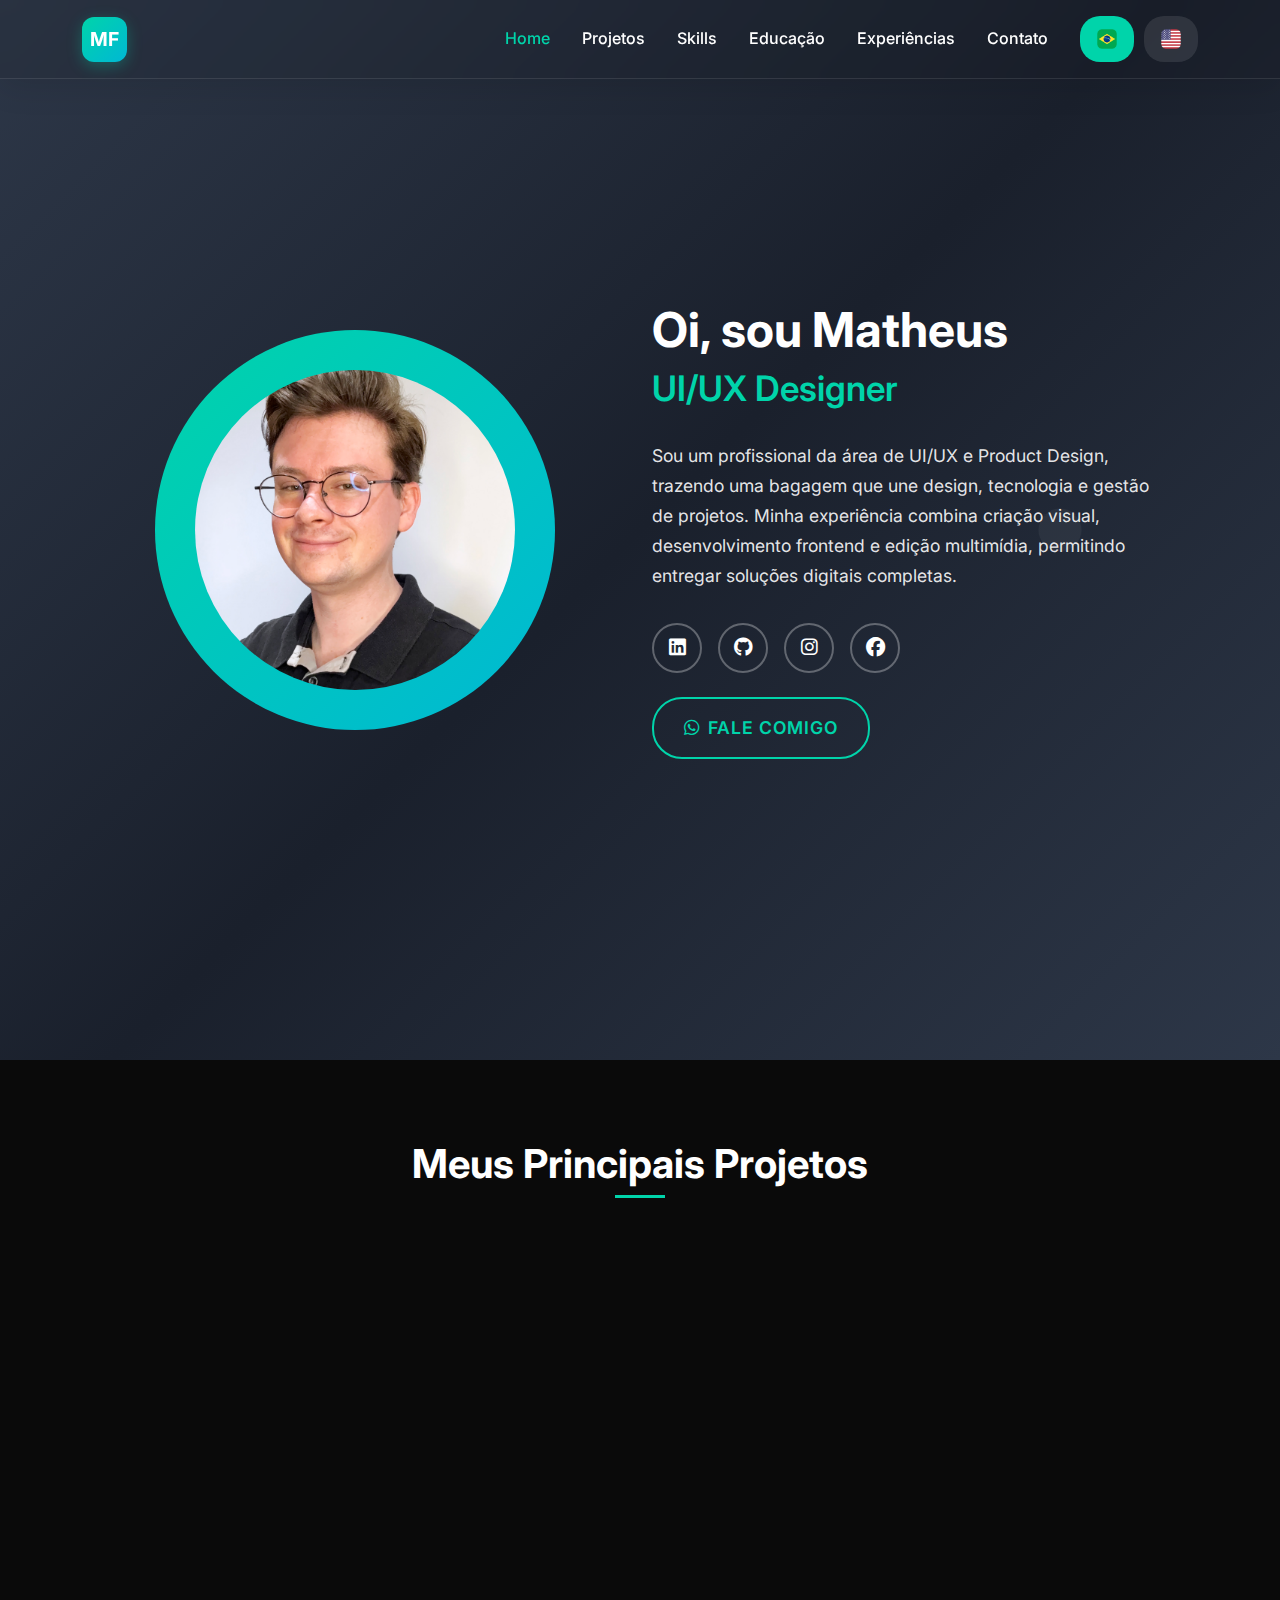
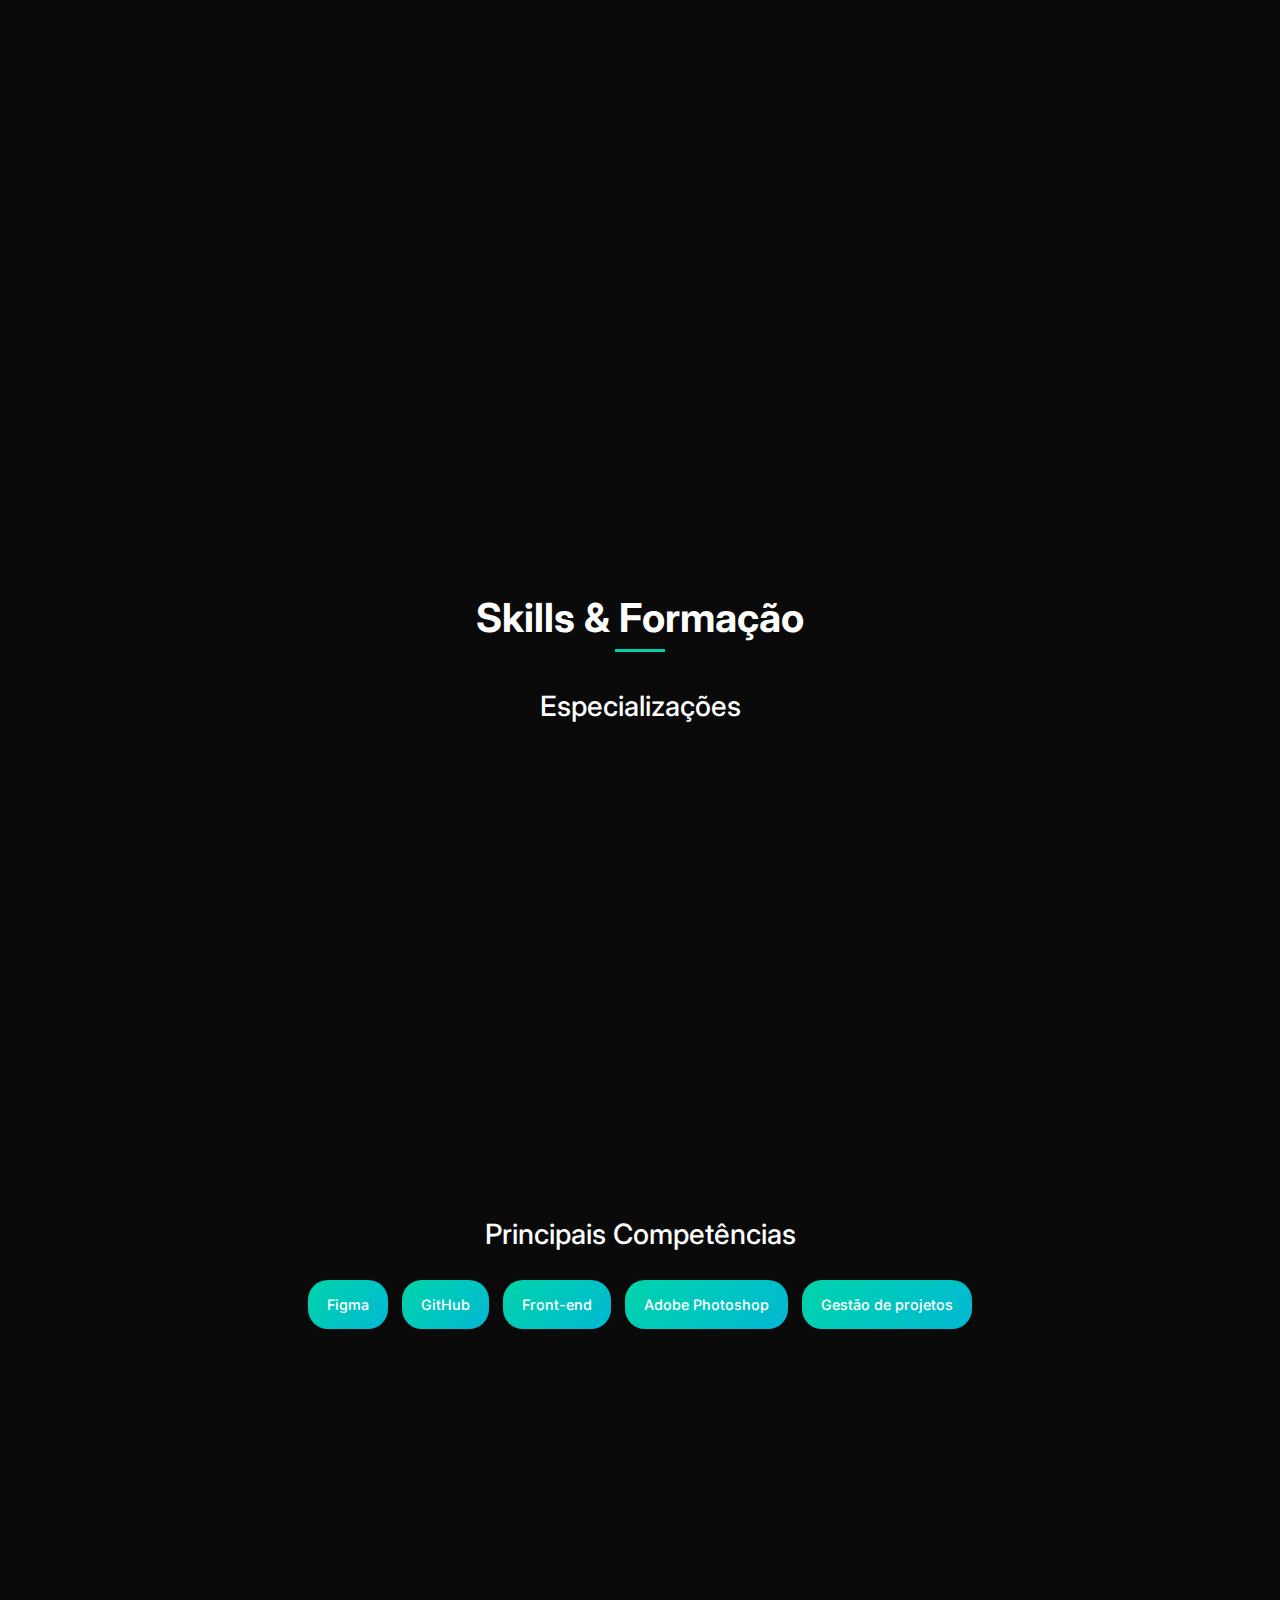
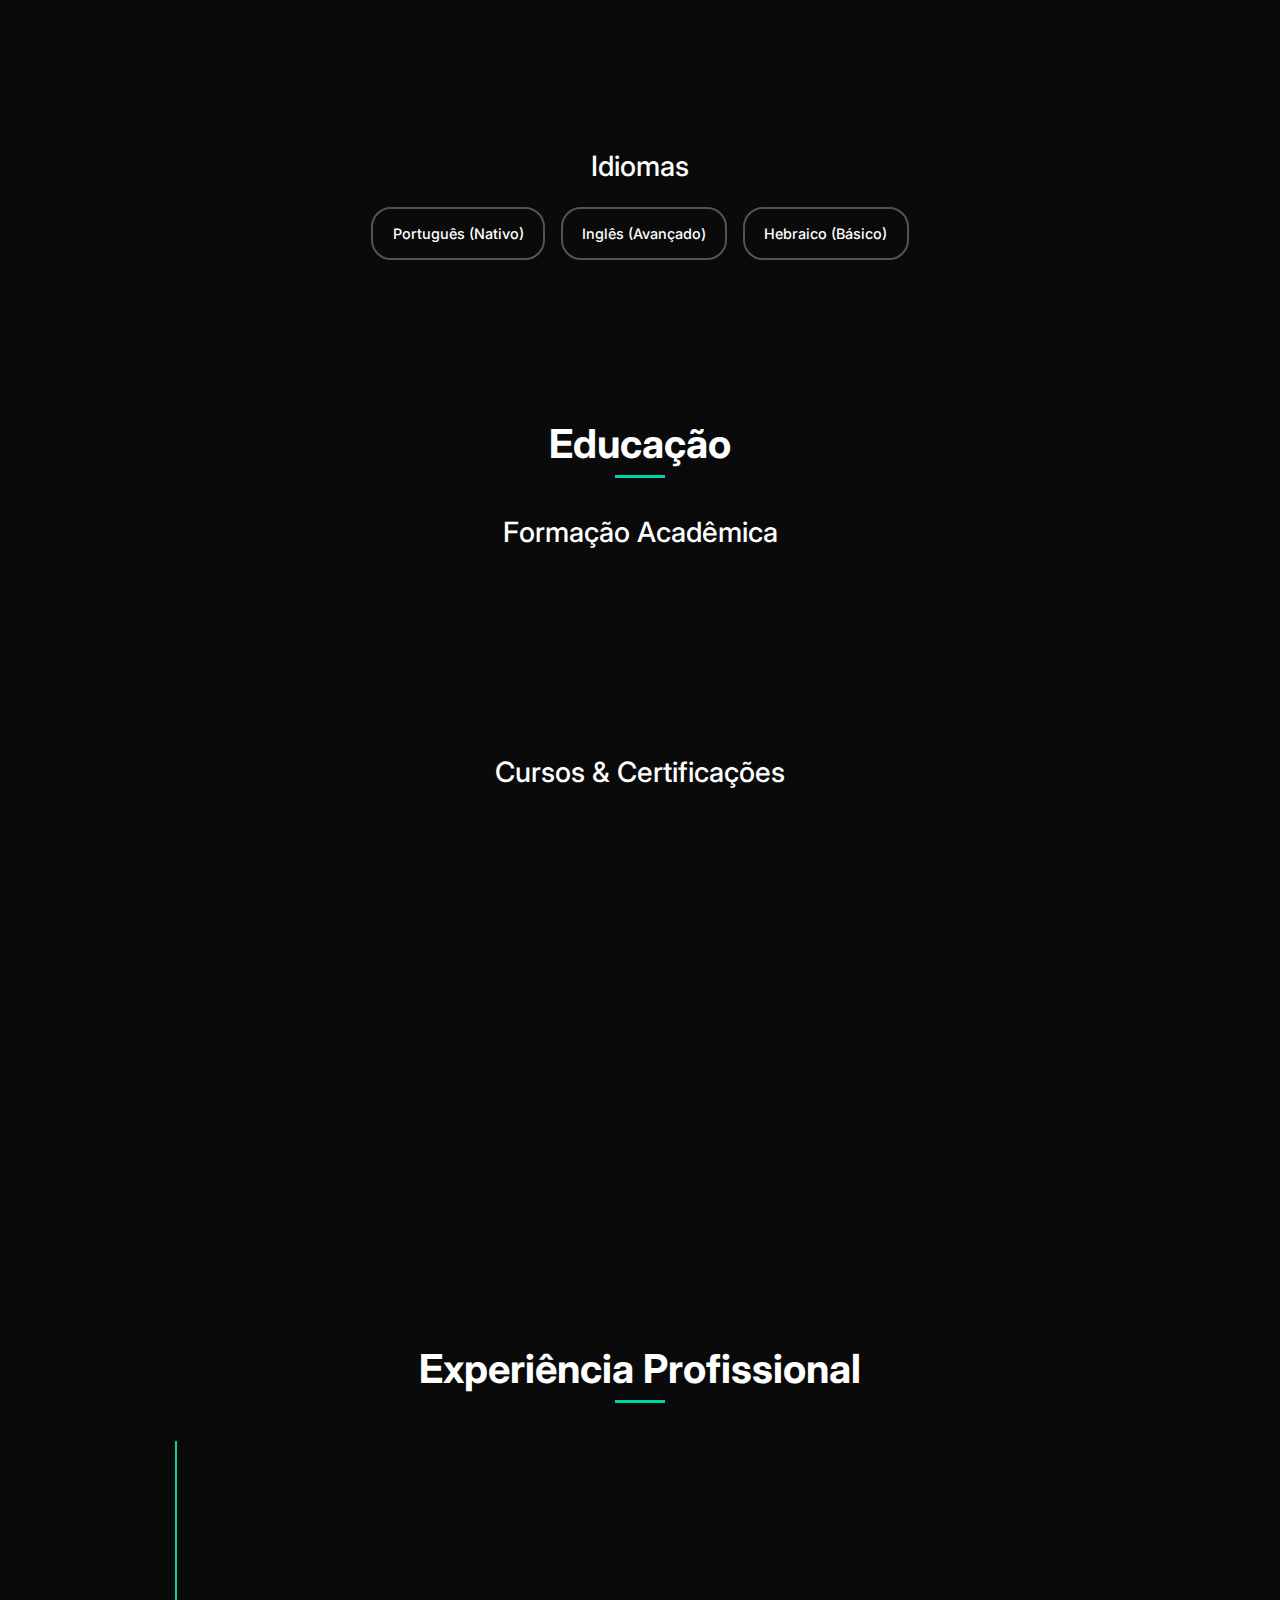
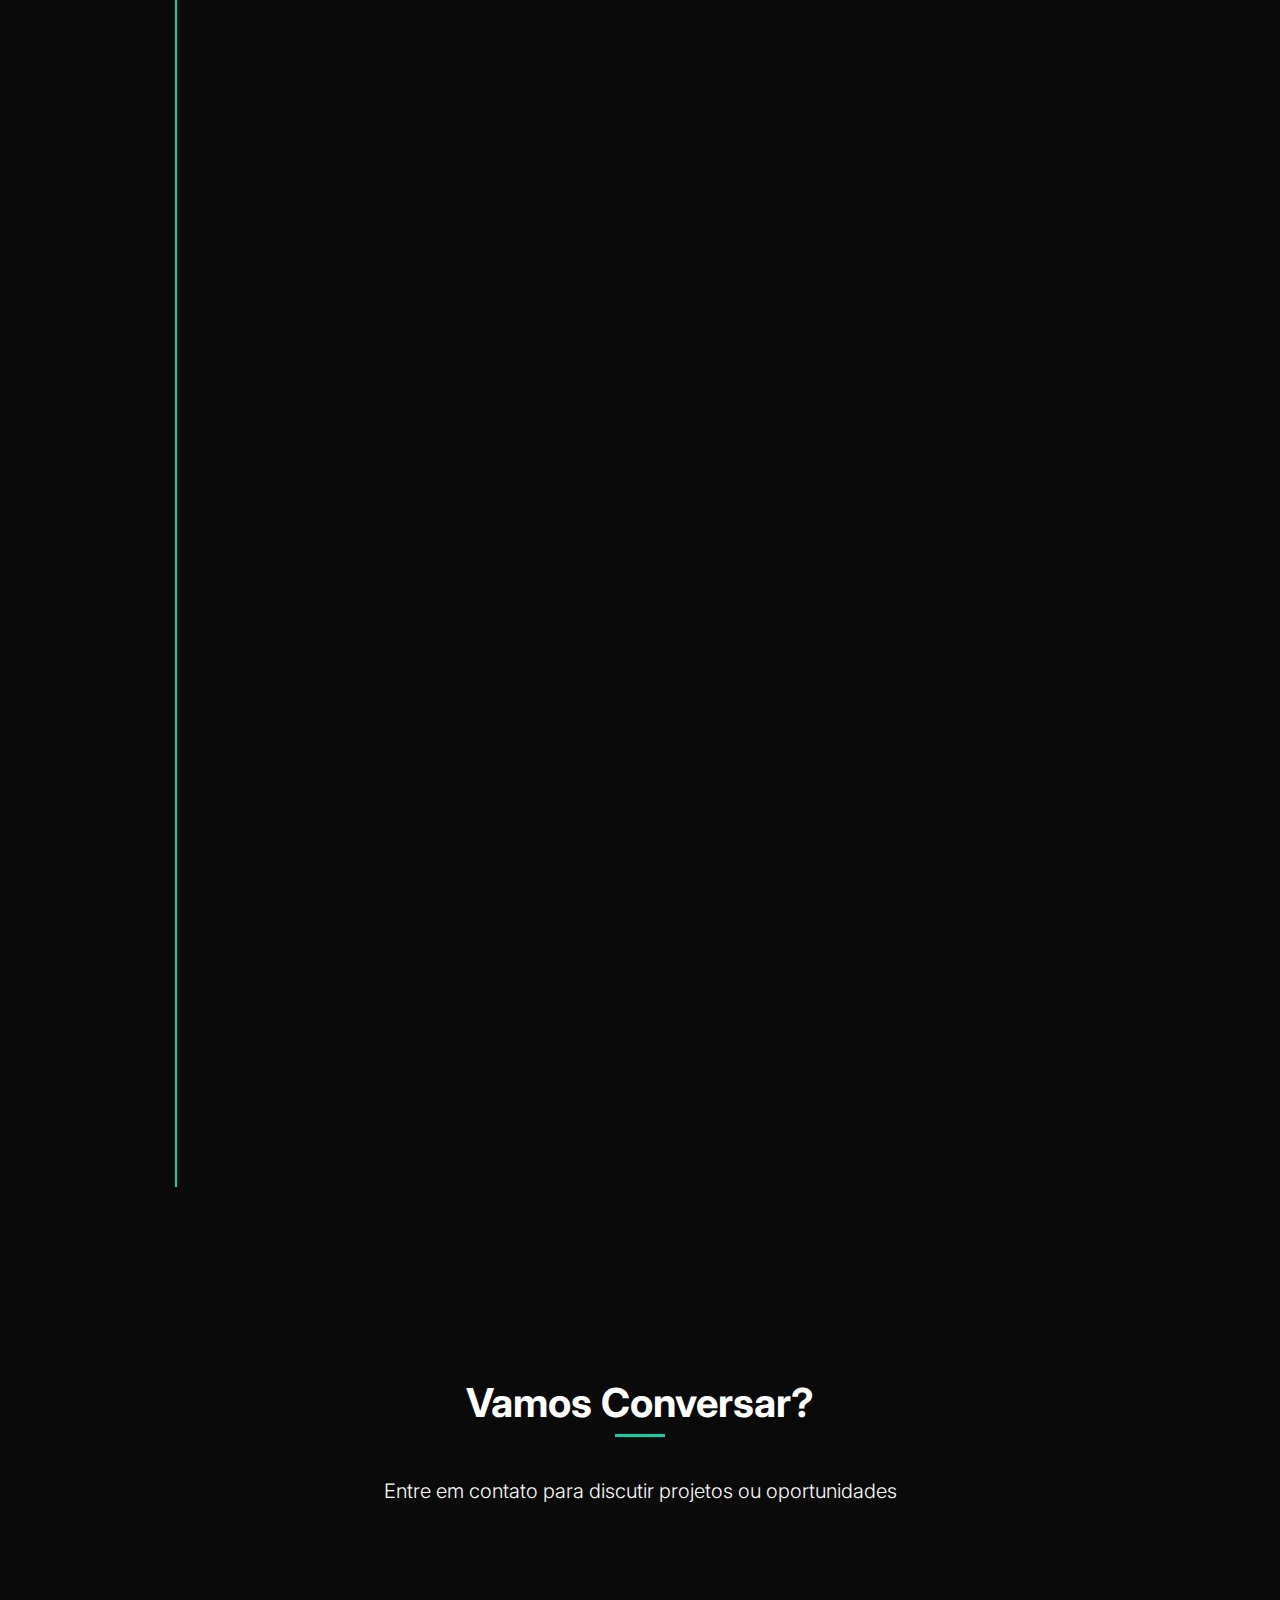
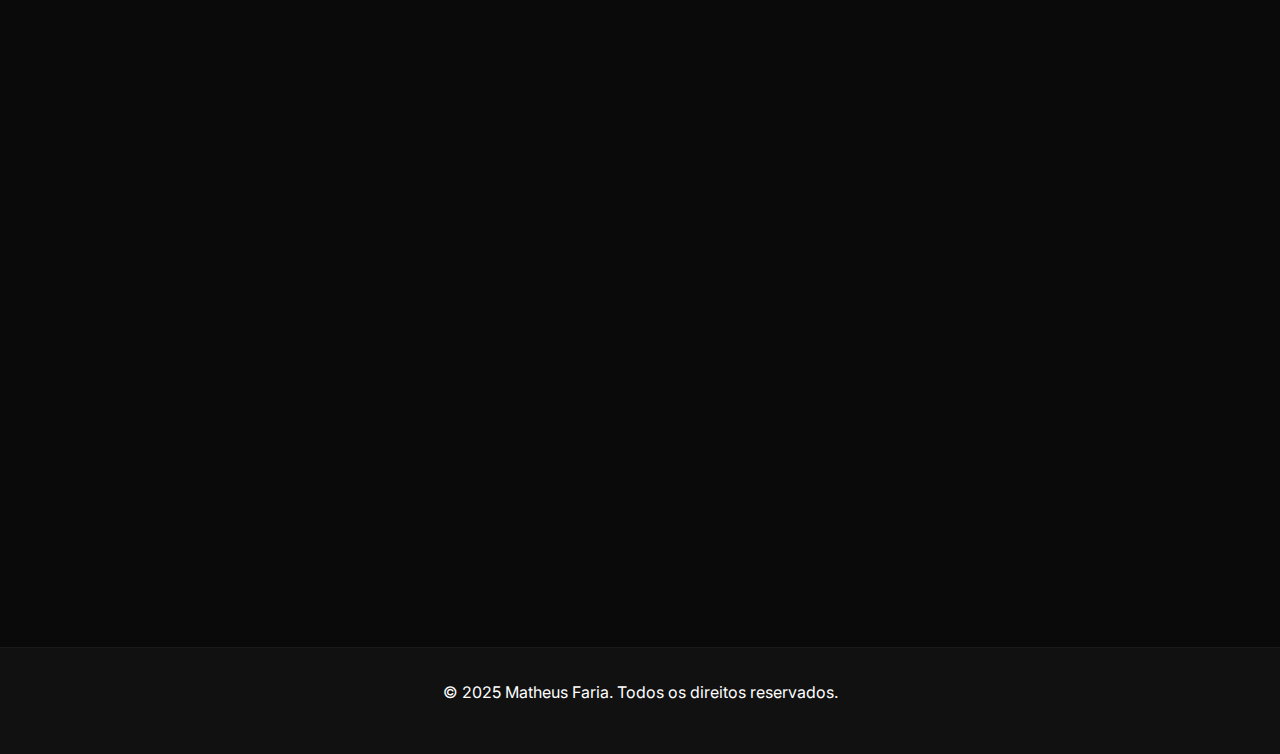
<file: v1old.html>
<!DOCTYPE html>
<html lang="pt-BR">

<head>
    <meta charset="UTF-8">
    <meta name="viewport" content="width=device-width, initial-scale=1.0">
    <title>Matheus Faria | UI/UX Designer</title>

    <!-- Bootstrap CSS -->
    <link href="https://cdn.jsdelivr.net/npm/bootstrap@5.3.0/dist/css/bootstrap.min.css" rel="stylesheet">
    <!-- Font Awesome -->
    <link href="https://cdnjs.cloudflare.com/ajax/libs/font-awesome/6.4.0/css/all.min.css" rel="stylesheet">
    <!-- Google Fonts -->
    <link href="https://fonts.googleapis.com/css2?family=Inter:wght@300;400;500;600;700&display=swap" rel="stylesheet">

    <style>
        :root {
            --primary-color: #00D4AA;
            --dark-bg: #0a0a0a;
            --card-bg: #111111;
            --text-primary: #ffffff;
            --text-secondary: #a0a0a0;
            --border-color: #1a1a1a;
            --gradient: linear-gradient(135deg, #00D4AA 0%, #00B8D4 100%);
        }

        * {
            margin: 0;
            padding: 0;
            box-sizing: border-box;
        }

        body {
            font-family: 'Inter', sans-serif;
            line-height: 1.6;
            color: var(--text-primary);
            background-color: var(--dark-bg);
            transition: all 0.2s ease;
        }

        .navbar {
            background: rgba(10, 10, 10, 0.1) !important;
            backdrop-filter: blur(20px);
            -webkit-backdrop-filter: blur(20px);
            border-bottom: 1px solid rgba(255, 255, 255, 0.1);
            box-shadow: 0 8px 32px rgba(0, 0, 0, 0.1);
        }

        .card {
            background-color: var(--card-bg);
            border: 1px solid var(--border-color);
            color: var(--text-primary);
        }

        .bg-light {
            background-color: var(--card-bg) !important;
        }

        /* Navbar */
        .navbar {
            backdrop-filter: blur(10px);
            transition: all 0.2s ease;
            padding: 1rem 0;
        }

        .navbar-brand {
            font-weight: 700;
            font-size: 1.5rem;
            color: var(--primary-color) !important;
            text-decoration: none;
        }

        /* Logo MF */
        .logo-mf {
            width: 45px;
            height: 45px;
            background: var(--gradient);
            border-radius: 12px;
            display: flex;
            align-items: center;
            justify-content: center;
            font-weight: 700;
            font-size: 1.2rem;
            color: white;
            text-decoration: none;
            transition: all 0.3s ease;
            box-shadow: 0 4px 15px rgba(0, 212, 170, 0.3);
        }

        .logo-mf:hover {
            transform: translateY(-2px);
            box-shadow: 0 8px 25px rgba(0, 212, 170, 0.4);
            color: white;
        }

        .navbar-nav .nav-link {
            font-weight: 500;
            color: var(--text-primary) !important;
            margin: 0 0.5rem;
            transition: color 0.2s ease;
        }

        .navbar-nav .nav-link:hover,
        .navbar-nav .nav-link.active {
            color: var(--primary-color) !important;
        }

        .navbar-toggler {
            border: none;
            padding: 0.25rem 0.5rem;
        }

        .navbar-toggler-icon {
            background-image: url("data:image/svg+xml,%3csvg xmlns='http://www.w3.org/2000/svg' viewBox='0 0 30 30'%3e%3cpath stroke='rgba%28255, 255, 255, 0.8%29' stroke-linecap='round' stroke-miterlimit='10' stroke-width='2' d='m4 7h22M4 15h22M4 23h22'/%3e%3c/svg%3e");
        }

        /* Hero Section */
        .hero {
            min-height: 56vh;
            display: flex;
            align-items: center;
            background: linear-gradient(135deg, #2d3748 0%, #1a202c 50%, #2d3748 100%);
            color: white;
            position: relative;
            overflow: hidden;
        }

        .hero::before {
            content: '';
            position: absolute;
            width: 200%;
            height: 200%;
            background: url('data:image/svg+xml,<svg xmlns="http://www.w3.org/2000/svg" viewBox="0 0 100 100"><circle cx="50" cy="50" r="1" fill="rgba(255,255,255,0.05)"/></svg>') repeat;
            animation: float 30s infinite linear;
        }

        @keyframes float {
            0% {
                transform: translate(-50%, -50%);
            }

            100% {
                transform: translate(-50%, -48%);
            }
        }

        .hero-content {
            position: relative;
            z-index: 2;
        }

        /* New Hero Layout Styles */
        .profile-container {
            position: relative;
            width: 100%;
            height: 100%;
            display: flex;
            align-items: center;
            justify-content: center;
        }

        .profile-circle {
            width: 400px;
            height: 400px;
            background: var(--gradient);
            border-radius: 50%;
            display: flex;
            align-items: center;
            justify-content: center;
            position: relative;
            overflow: hidden;
        }

        .profile-img {
            width: 320px;
            height: 320px;
            border-radius: 50%;
            background: linear-gradient(45deg, #f0f0f0, #e0e0e0);
            display: flex;
            align-items: center;
            justify-content: center;
            font-size: 5rem;
            color: var(--primary-color);
            position: relative;
            z-index: 2;
        }

        .hero-title {
            font-size: 3rem;
            font-weight: 700;
            margin-bottom: 0.5rem;
            color: white;
        }

        .hero-subtitle {
            font-size: 2.2rem;
            font-weight: 600;
            margin-bottom: 2rem;
            color: white;
        }

        .hero-description {
            font-size: 1.1rem;
            line-height: 1.7;
            margin-bottom: 2rem;
            color: rgba(255, 255, 255, 0.9);
            max-width: 500px;
        }

        .text-primary {
            color: var(--primary-color) !important;
        }

        /* Social Links */
        .social-links {
            display: flex;
            gap: 1rem;
        }

        .social-link {
            width: 50px;
            height: 50px;
            border: 2px solid rgba(255, 255, 255, 0.3);
            border-radius: 50%;
            display: flex;
            align-items: center;
            justify-content: center;
            color: white;
            text-decoration: none;
            transition: all 0.3s ease;
            font-size: 1.2rem;
        }

        .social-link:hover {
            border-color: var(--primary-color);
            color: var(--primary-color);
            background: rgba(0, 212, 170, 0.1);
        }

        /* Hire Button */
        .btn-hire {
            display: inline-block;
            padding: 15px 30px;
            background: transparent;
            border: 2px solid var(--primary-color);
            color: var(--primary-color);
            text-decoration: none;
            border-radius: 30px;
            font-weight: 600;
            font-size: 1.1rem;
            transition: all 0.3s ease;
            text-transform: uppercase;
            letter-spacing: 1px;
        }

        .btn-hire:hover {
            background: var(--primary-color);
            color: white;
            transform: translateY(-2px);
            box-shadow: 0 10px 20px rgba(0, 212, 170, 0.3);
        }

        /* Section Styles */
        section {
            padding: 5rem 0;
        }

        /* Container max-width consistency - follow education section pattern */
        .content-wrapper {
            max-width: 83.333333%;
            /* Same as col-lg-10 */
            margin: 0 auto;
        }

        .section-title {
            font-size: 2.5rem;
            font-weight: 700;
            margin-bottom: 3rem;
            text-align: center;
            position: relative;
        }

        .section-title::after {
            content: '';
            position: absolute;
            bottom: -10px;
            left: 50%;
            transform: translateX(-50%);
            width: 50px;
            height: 3px;
            background: var(--primary-color);
        }

        /* Project Cards */
        .project-card {
            border: none;
            border-radius: 12px;
            overflow: hidden;
            transition: all 0.3s ease;
            height: 100%;
            background-color: var(--card-bg);
            cursor: pointer;
            border: 1px solid transparent;
        }

        .project-card:hover {
            transform: translateY(-5px);
            box-shadow: 0 10px 30px rgba(0, 212, 170, 0.1);
            border: 1px solid var(--primary-color);
        }

        .project-img {
            height: 200px;
            background-size: cover;
            background-position: center;
            background-repeat: no-repeat;
            transition: transform 0.3s ease;
        }

        .project-card:hover .project-img {
            transform: scale(1.05);
        }

        /* Skills */
        .skill-item {
            background: var(--gradient);
            color: white;
            padding: 0.8rem 1.2rem;
            border-radius: 20px;
            margin: 0.3rem;
            display: inline-block;
            font-weight: 500;
            transition: transform 0.2s ease;
            font-size: 0.9rem;
        }

        .skill-item:hover {
            transform: scale(1.05);
        }

        .skills-section,
        .education-section {
            margin-bottom: 3rem;
        }

        /* Language Items */
        .language-items {
            display: flex;
            justify-content: center;
            gap: 1rem;
            flex-wrap: wrap;
        }

        .language-item {
            padding: 0.8rem 1.2rem;
            border: 2px solid rgba(255, 255, 255, 0.3);
            border-radius: 20px;
            color: var(--text-primary);
            background: transparent;
            font-weight: 500;
            transition: all 0.3s ease;
            font-size: 0.9rem;
        }

        .language-item:hover {
            border-color: var(--primary-color);
            color: var(--primary-color);
            transform: scale(1.05);
        }

        /* Experience Timeline */
        .timeline {
            position: relative;
            padding-left: 2rem;
        }

        .timeline::before {
            content: '';
            position: absolute;
            left: 0;
            top: 0;
            bottom: 0;
            width: 2px;
            background: var(--primary-color);
        }

        .timeline-item {
            position: relative;
            margin-bottom: 2rem;
            background: var(--card-bg);
            padding: 1.5rem;
            border-radius: 10px;
            box-shadow: 0 5px 15px rgba(0, 0, 0, 0.1);
            border: 1px solid var(--border-color);
        }

        .timeline-item::before {
            content: '';
            position: absolute;
            left: -2.5rem;
            top: 1.5rem;
            width: 12px;
            height: 12px;
            background: var(--primary-color);
            border-radius: 50%;
        }

        /* Contact */
        .contact-links a {
            color: var(--primary-color);
            font-size: 2rem;
            margin: 0 1rem;
            transition: transform 0.3s ease;
            text-decoration: none;
        }

        .contact-links a:hover {
            transform: scale(1.2);
            text-decoration: none;
        }

        /* Contact Section Styles */
        .contact-social-links {
            display: flex;
            justify-content: center;
            gap: 1rem;
            margin-bottom: 2rem;
        }

        .contact-social-link {
            width: 50px;
            height: 50px;
            border: 2px solid var(--primary-color);
            border-radius: 50%;
            display: flex;
            align-items: center;
            justify-content: center;
            color: var(--primary-color);
            text-decoration: none;
            font-size: 1.2rem;
            transition: all 0.3s ease;
        }

        .contact-social-link:hover {
            background: var(--primary-color);
            color: white;
            transform: scale(1.1);
        }

        .contact-info {
            text-align: left;
        }

        .contact-info-item {
            display: flex;
            align-items: center;
            font-size: 1rem;
        }

        .contact-info-item i {
            width: 20px;
        }

        /* Text muted fix for better readability */
        .text-muted {
            color: #888888 !important;
        }

        /* Project Modal */
        .project-modal {
            display: none;
            position: fixed;
            top: 0;
            left: 0;
            width: 100%;
            height: 100%;
            background: rgba(0, 0, 0, 0.95);
            z-index: 9999;
            overflow-y: auto;
            padding: 2rem;
        }

        .project-modal.active {
            display: flex;
            align-items: center;
            justify-content: center;
        }

        .modal-content {
            background: var(--card-bg);
            border-radius: 15px;
            max-width: 900px;
            width: 100%;
            position: relative;
            max-height: 90vh;
            overflow-y: auto;
        }

        .modal-close {
            position: absolute;
            top: 1rem;
            right: 1rem;
            background: none;
            border: none;
            color: var(--text-primary);
            font-size: 2rem;
            cursor: pointer;
            z-index: 10;
            width: 40px;
            height: 40px;
            display: flex;
            align-items: center;
            justify-content: center;
            border-radius: 50%;
            transition: all 0.2s ease;
        }

        .modal-close:hover {
            background: rgba(255, 255, 255, 0.1);
            color: var(--primary-color);
        }

        .modal-header {
            padding: 2rem;
            text-align: center;
            border-bottom: 1px solid var(--border-color);
        }

        .modal-body {
            padding: 2rem;
        }

        .modal-image {
            width: 100%;
            height: 300px;
            background-size: cover;
            background-position: center;
            border-radius: 10px;
            margin-bottom: 2rem;
        }

        .modal-details {
            display: grid;
            grid-template-columns: 1fr 1fr;
            gap: 2rem;
            margin-bottom: 2rem;
        }

        .detail-item {
            background: var(--dark-bg);
            padding: 1rem;
            border-radius: 8px;
        }

        .detail-item h6 {
            color: var(--primary-color);
            margin-bottom: 0.5rem;
        }

        /* UX Process Sections */
        .ux-process-section {
            margin-bottom: 2rem;
        }

        .ux-process-section h6 {
            color: var(--primary-color);
            margin-bottom: 1rem;
            font-size: 1.1rem;
            font-weight: 600;
        }

        .ux-process-section p {
            line-height: 1.6;
            color: var(--text-secondary);
        }

        /* Close Button */
        .modal-close-btn {
            display: inline-block;
            padding: 12px 30px;
            background: transparent;
            border: 2px solid rgba(255, 255, 255, 0.3);
            color: var(--text-primary);
            text-decoration: none;
            border-radius: 30px;
            font-weight: 500;
            font-size: 1rem;
            transition: all 0.3s ease;
            cursor: pointer;
            margin-top: 2rem;
        }

        .modal-close-btn:hover {
            border-color: var(--primary-color);
            color: var(--primary-color);
            transform: scale(1.05);
        }

        /* Curriculum Section Styles */
        .curriculum-details {
            text-align: left;
        }

        .curriculum-item {
            display: flex;
            align-items: center;
            margin-bottom: 0.8rem;
            font-size: 0.95rem;
            color: var(--text-secondary);
        }

        .curriculum-item i {
            width: 20px;
        }

        .curriculum-btn {
            display: inline-block;
            padding: 12px 25px;
            background: transparent;
            border: 2px solid var(--primary-color);
            color: var(--primary-color);
            text-decoration: none;
            border-radius: 25px;
            font-weight: 500;
            font-size: 0.95rem;
            transition: all 0.3s ease;
        }

        .curriculum-btn:hover {
            background: var(--primary-color);
            color: white;
            transform: translateY(-2px);
            box-shadow: 0 5px 15px rgba(0, 212, 170, 0.3);
        }



        /* Simple Language Switch */
        .language-switch {
            display: flex;
            align-items: center;
            gap: 10px;
            margin-left: 1rem;
        }

        .language-option {
            display: flex;
            align-items: center;
            padding: 8px 12px;
            border-radius: 20px;
            text-decoration: none;
            color: var(--text-primary);
            font-size: 1.2rem;
            font-weight: 500;
            background: rgba(255, 255, 255, 0.1);
            font-family: "Apple Color Emoji", "Segoe UI Emoji", "Noto Color Emoji", "Twemoji Mozilla", sans-serif;
        }

        .language-option img {
            margin: 5px;
        }

        .language-option.active {
            background: var(--primary-color);
            color: white;
        }

        .language-option:hover {
            color: white;
            text-decoration: none;
            background: var(--primary-color);
        }

        /* Footer */
        footer {
            background: var(--card-bg);
            color: var(--text-primary);
            padding: 2rem 0;
            text-align: center;
            border-top: 1px solid var(--border-color);
            margin-top: 170px; 
        }

        /* Responsive */
        @media (max-width: 768px) {
            .hero-title {
                font-size: 2.5rem;
            }

            .hero-subtitle {
                font-size: 2rem;
            }

            .profile-circle {
                width: 280px;
                height: 280px;
            }

            .profile-img {
                width: 220px;
                height: 220px;
                font-size: 3rem;
            }

            .section-title {
                font-size: 2rem;
            }

            .social-links {
                justify-content: center;
                margin-bottom: 2rem;
            }

            .social-link {
                width: 45px;
                height: 45px;
                font-size: 1.1rem;
            }

            .btn-hire {
                display: block;
                text-align: center;
                margin: 0 auto;
                width: fit-content;
            }

            .hero-description {
                text-align: center;
                margin: 0 auto 2rem;
            }
        }
    </style>
</head>

<body>
    <!-- Navbar -->
    <nav class="navbar navbar-expand-lg fixed-top">
        <div class="container">
            <a class="logo-mf" href="#home">MF</a>
            <button class="navbar-toggler" type="button" data-bs-toggle="collapse" data-bs-target="#navbarNav">
                <span class="navbar-toggler-icon"></span>
            </button>
            <div class="collapse navbar-collapse" id="navbarNav">
                <ul class="navbar-nav ms-auto">
                    <li class="nav-item">
                        <a class="nav-link" href="#home">Home</a>
                    </li>
                    <li class="nav-item">
                        <a class="nav-link" href="#projetos">Projetos</a>
                    </li>
                    <li class="nav-item">
                        <a class="nav-link" href="#skills">Skills</a>
                    </li>
                    <li class="nav-item">
                        <a class="nav-link" href="#educacao">Educação</a>
                    </li>
                    <li class="nav-item">
                        <a class="nav-link" href="#experiencias">Experiências</a>
                    </li>
                    <li class="nav-item">
                        <a class="nav-link" href="#contato">Contato</a>
                    </li>
                </ul>

                <!-- Language Switch -->
                <div class="language-switch">
                    <a href="javascript:void(0);" class="language-option active" onclick="switchToPortuguese(this)">
                        <img src="br_flag.png" width="20" height="20" alt="Brazilian Flag">
                    </a>
                    <a href="javascript:void(0);" class="language-option" onclick="switchToEnglish(this)">
                        <img src="us_flag.png" width="20" height="20" alt="United States Flag">
                    </a>
                </div>
            </div>
        </div>
    </nav>

    <!-- Hero Section -->
    <section id="home" class="hero">
        <div class="container hero-content">
            <div class="row align-items-center min-vh-100">
                <div class="col-lg-6 text-center order-2 order-lg-1">
                    <div class="profile-container">
                        <div class="profile-circle">
                            <img src="foto_perfil.jpg?w=400&h=400&fit=crop&crop=face" alt="Matheus Faria"
                                class="profile-img"
                                style="width: 320px; height: 320px; border-radius: 50%; object-fit: cover;">
                        </div>
                    </div>
                </div>
                <div class="col-lg-6 text-start order-1 order-lg-2">
                    <h1 class="hero-title">Oi, sou Matheus</h1>
                    <h2 class="hero-subtitle"><span class="text-primary">UI/UX Designer</span></h2>
                    <p class="hero-description">Sou um profissional da área de UI/UX e Product Design, trazendo uma
                        bagagem que une design, tecnologia e gestão de projetos. Minha experiência combina criação
                        visual, desenvolvimento frontend e edição multimídia, permitindo entregar soluções digitais
                        completas.</p>

                    <div class="social-links mb-4">
                        <a href="https://www.linkedin.com/in/matth-faria96/" class="social-link" target="_blank">
                            <i class="fab fa-linkedin"></i>
                        </a>
                        <a href="https://github.com/matthfaria96" class="social-link" target="_blank">
                            <i class="fab fa-github"></i>
                        </a>
                        <a href="https://www.instagram.com/matth_faria/" class="social-link" target="_blank">
                            <i class="fab fa-instagram"></i>
                        </a>
                        <a href="https://www.facebook.com/matheus.faria.3382" class="social-link" target="_blank">
                            <i class="fab fa-facebook"></i>
                        </a>
                    </div>

                    <a href="https://wa.me/5519982383328" class="btn-hire" target="_blank">
                        <i class="fab fa-whatsapp me-2"></i>Fale comigo
                    </a>
                </div>
            </div>
        </div>
    </section>

    <!-- Projetos Section -->
    <section id="projetos" class="py-6">
        <div class="container">
            <h2 class="section-title">Meus Principais Projetos</h2>
            <div class="content-wrapper">
                <div class="row g-4">
                    <div class="col-lg-4 col-md-6">
                        <div class="card project-card" data-project="pockets">
                            <div class="project-img"
                                style="background-image: url('https://images.unsplash.com/photo-1551288049-bebda4e38f71?w=400&h=200&fit=crop&crop=center')">
                            </div>
                            <div class="card-body">
                                <h5 class="card-title">Pockets</h5>
                            </div>
                        </div>
                    </div>
                    <div class="col-lg-4 col-md-6">
                        <div class="card project-card" data-project="carreira-fashion">
                            <div class="project-img"
                                style="background-image: url('https://images.unsplash.com/photo-1551288049-bebda4e38f71?w=400&h=200&fit=crop&crop=center')">
                            </div>
                            <div class="card-body">
                                <h5 class="card-title">Carreira Fashion</h5>
                            </div>
                        </div>
                    </div>
                    <div class="col-lg-4 col-md-6">
                        <div class="card project-card" data-project="diva-rose">
                            <div class="project-img"
                                style="background-image: url('https://images.unsplash.com/photo-1551288049-bebda4e38f71?w=400&h=200&fit=crop&crop=center')">
                            </div>
                            <div class="card-body">
                                <h5 class="card-title">Diva & Rose</h5>
                            </div>
                        </div>
                    </div>
                    <div class="col-lg-4 col-md-6">
                        <div class="card project-card" data-project="analytics">
                            <div class="project-img"
                                style="background-image: url('https://images.unsplash.com/photo-1551288049-bebda4e38f71?w=400&h=200&fit=crop&crop=center')">
                            </div>
                            <div class="card-body">
                                <h5 class="card-title">Analytics Dashboard</h5>
                            </div>
                        </div>
                    </div>
                    <div class="col-lg-4 col-md-6">
                        <div class="card project-card" data-project="taskflow">
                            <div class="project-img"
                                style="background-image: url('https://images.unsplash.com/photo-1551288049-bebda4e38f71?w=400&h=200&fit=crop&crop=center')">
                            </div>
                            <div class="card-body">
                                <h5 class="card-title">TaskFlow</h5>
                            </div>
                        </div>
                    </div>
                    <div class="col-lg-4 col-md-6">
                        <div class="card project-card" data-project="foodie">
                            <div class="project-img"
                                style="background-image: url('https://images.unsplash.com/photo-1551288049-bebda4e38f71?w=400&h=200&fit=crop&crop=center')">
                            </div>
                            <div class="card-body">
                                <h5 class="card-title">FoodieApp</h5>
                            </div>
                        </div>
                    </div>
                </div>

                <div class="row mt-5">
                    <div class="col-12">
                        <div class="row justify-content-center">
                            <div class="col-lg-12">
                                <div class="card">
                                    <div class="card-body">
                                        <p class="card-text text-center mb-0 fs-5">
                                            Atuo desde o esboço inicial até a entrega do resultado final, criando
                                            interfaces intuitivas e funcionais. Desenvolvo soluções completas que
                                            abrangem desde a criação das interfaces até a implementação, sempre com foco
                                            na experiência do usuário. Quando necessário, realizo ajustes e melhorias
                                            contínuas para adequar-se perfeitamente às necessidades dos usuários e
                                            objetivos do projeto.
                                        </p>
                                    </div>
                                </div>
                            </div>
                        </div>
                    </div>
                </div>
            </div>
        </div>
    </section>

    <!-- Skills Section -->
    <section id="skills" class="py-6">
        <div class="container">
            <h2 class="section-title">Skills & Formação</h2>
            <div class="content-wrapper">

                <!-- Especializações -->
                <div class="specializations-section">
                    <h3 class="text-center mb-4">Especializações</h3>
                    <div class="row mb-5">
                        <div class="col-lg-12">
                            <div class="card mb-4">
                                <div class="card-body">
                                    <h5 class="card-title text-primary mb-3">Design & Mídia</h5>
                                    <p class="card-text">Domínio de Figma, Photoshop e Affinity Designer para
                                        interfaces, identidades visuais e materiais gráficos. Experiência também em
                                        edição de vídeos com DaVinci Resolve, Sony Vegas e CapCut.</p>
                                </div>
                            </div>
                            <div class="card mb-4">
                                <div class="card-body">
                                    <h5 class="card-title text-primary mb-3">Tecnologia</h5>
                                    <p class="card-text">Conhecimento prático em Frontend (HTML, CSS, JavaScript e
                                        Bootstrap) para criação de sites e landingpages. Além disso, possuo vasto
                                        conhecimento de suporte técnico em hardware e software.</p>
                                </div>
                            </div>
                            <div class="card mb-4">
                                <div class="card-body">
                                    <h5 class="card-title text-primary mb-3">Gestão de Projetos</h5>
                                    <p class="card-text">Organização e colaboração em equipes utilizando GitHub, Jira e
                                        Trello</p>
                                </div>
                            </div>
                        </div>
                    </div>
                </div>

                <!-- Principais Competências -->
                <div class="skills-section">
                    <h3 class="text-center mb-4">Principais Competências</h3>
                    <div class="text-center mb-5">
                        <span class="skill-item">Figma</span>
                        <span class="skill-item">GitHub</span>
                        <span class="skill-item">Front-end</span>
                        <span class="skill-item">Adobe Photoshop</span>
                        <span class="skill-item">Gestão de projetos</span>
                    </div>
                </div>

                <!-- Hard Skills & Soft Skills -->
                <div class="hardsoft-skills-section">
                    <div class="row mb-5">
                        <div class="col-lg-10 mx-auto">
                            <div class="row">
                                <div class="col-md-6 mb-4">
                                    <div class="card h-100">
                                        <div class="card-body">
                                            <h4 class="card-title text-primary mb-4">Hard Skills</h4>
                                            <ul class="list-unstyled">
                                                <li class="mb-2"><i class="fas fa-check text-primary me-2"></i>UI/UX
                                                    Design</li>
                                                <li class="mb-2"><i
                                                        class="fas fa-check text-primary me-2"></i>Prototipagem</li>
                                                <li class="mb-2"><i class="fas fa-check text-primary me-2"></i>Design
                                                    Systems</li>
                                                <li class="mb-2"><i class="fas fa-check text-primary me-2"></i>User
                                                    Research</li>
                                                <li class="mb-2"><i
                                                        class="fas fa-check text-primary me-2"></i>HTML/CSS/JavaScript
                                                </li>
                                                <li class="mb-2"><i class="fas fa-check text-primary me-2"></i>Bootstrap
                                                </li>
                                            </ul>
                                        </div>
                                    </div>
                                </div>
                                <div class="col-md-6 mb-4">
                                    <div class="card h-100">
                                        <div class="card-body">
                                            <h4 class="card-title text-primary mb-4">Soft Skills</h4>
                                            <ul class="list-unstyled">
                                                <li class="mb-2"><i
                                                        class="fas fa-check text-primary me-2"></i>Comunicação</li>
                                                <li class="mb-2"><i class="fas fa-check text-primary me-2"></i>Trabalho
                                                    em Equipe</li>
                                                <li class="mb-2"><i
                                                        class="fas fa-check text-primary me-2"></i>Criatividade</li>
                                                <li class="mb-2"><i class="fas fa-check text-primary me-2"></i>Problem
                                                    Solving</li>
                                                <li class="mb-2"><i
                                                        class="fas fa-check text-primary me-2"></i>Adaptabilidade</li>
                                                <li class="mb-2"><i class="fas fa-check text-primary me-2"></i>Liderança
                                                </li>
                                            </ul>
                                        </div>
                                    </div>
                                </div>
                            </div>
                        </div>
                    </div>
                </div>



                <!-- Languages -->
                <div class="text-center">
                    <h3 class="mb-4">Idiomas</h3>
                    <div class="language-items">
                        <span class="language-item">Português (Nativo)</span>
                        <span class="language-item">Inglês (Avançado)</span>
                        <span class="language-item">Hebraico (Básico)</span>
                    </div>
                </div>
            </div>
    </section>

    <!-- Educação Section -->
    <section id="educacao" class="py-6">
        <div class="container">
            <h2 class="section-title">Educação</h2>

            <!-- Formação Acadêmica -->
            <div class="education-section">
                <h3 class="text-center mb-4">Formação Acadêmica</h3>
                <div class="row mb-5">
                    <div class="col-lg-10 mx-auto">
                        <div class="row">
                            <div class="col-md-6">
                                <div class="card mb-3">
                                    <div class="card-body">
                                        <h5 class="card-title">Bacharelado, Ciência da Computação</h5>
                                        <h6 class="text-muted">Faculdade de Americana</h6>
                                        <p class="card-text text-muted">2014 - 2019</p>
                                    </div>
                                </div>
                            </div>
                            <div class="col-md-6">
                                <div class="card mb-3">
                                    <div class="card-body">
                                        <h5 class="card-title">Curso Técnico, Técnico de informática</h5>
                                        <h6 class="text-muted">Colégio Politec</h6>
                                        <p class="card-text text-muted">2011 - 2013</p>
                                    </div>
                                </div>
                            </div>
                        </div>
                    </div>
                </div>
            </div>

            <!-- Cursos & Certificações -->
            <div class="courses-section">
                <h3 class="text-center mb-4">Cursos & Certificações</h3>
                <div class="row mb-5">
                    <div class="col-lg-10 mx-auto">
                        <div class="row">
                            <div class="col-md-6">
                                <div class="card mb-3">
                                    <div class="card-body">
                                        <h5 class="card-title">Curso de MySQL</h5>
                                        <p class="card-text text-muted">Curso em Vídeo - fev de 2019</p>
                                    </div>
                                </div>
                            </div>
                            <div class="col-md-6">
                                <div class="card mb-3">
                                    <div class="card-body">
                                        <h5 class="card-title">Arquitetura de redes</h5>
                                        <p class="card-text text-muted">Udemy - dez de 2018</p>
                                    </div>
                                </div>
                            </div>
                            <div class="col-md-6">
                                <div class="card mb-3">
                                    <div class="card-body">
                                        <h5 class="card-title">Banco de dados e SQL</h5>
                                        <p class="card-text text-muted">Udemy - nov de 2018</p>
                                    </div>
                                </div>
                            </div>
                            <div class="col-md-6">
                                <div class="card mb-3">
                                    <div class="card-body">
                                        <h5 class="card-title">Git e GitHub para iniciantes</h5>
                                        <p class="card-text text-muted">Udemy - mar de 2018</p>
                                    </div>
                                </div>
                            </div>
                            <div class="col-md-6">
                                <div class="card mb-3">
                                    <div class="card-body">
                                        <h5 class="card-title">Gestão de Marketing</h5>
                                        <p class="card-text text-muted">SEST SENAT - mar de 2017</p>
                                    </div>
                                </div>
                            </div>
                            <div class="col-md-6">
                                <div class="card mb-3">
                                    <div class="card-body">
                                        <h5 class="card-title">Lógica de programação</h5>
                                        <p class="card-text text-muted">Senai - mar de 2017</p>
                                    </div>
                                </div>
                            </div>
                        </div>
                    </div>
                </div>
            </div>
        </div>
    </section>

    <!-- Experiências Section -->
    <section id="experiencias" class="py-6">
        <div class="container">
            <h2 class="section-title">Experiência Profissional</h2>
            <div class="content-wrapper">
                <div class="timeline">
                    <div class="timeline-item">
                        <h5>UI Designer</h5>
                        <h6 class="text-muted">GF Soluções • mar de 2024 - até o momento</h6>
                        <p>Desenvolvimento de interfaces de usuário modernas e responsivas para sistemas corporativos.
                            Criação de componentes reutilizáveis e manutenção de design systems. Colaboração direta com
                            equipes de desenvolvimento para garantir fidelidade na implementação.</p>
                    </div>

                    <div class="timeline-item">
                        <h5>Técnico de informática</h5>
                        <h6 class="text-muted">Têxtil Álamo Ltda • abr de 2017 - até o momento</h6>
                        <p>Responsável pela manutenção de infraestrutura de TI, suporte técnico a usuários e
                            gerenciamento de sistemas corporativos. Implementação de soluções tecnológicas para
                            otimização de processos industriais e administração de redes locais.</p>
                    </div>

                    <div class="timeline-item">
                        <h5>Desenvolvedor de front-end</h5>
                        <h6 class="text-muted">ORBII • mar de 2022 - fev de 2024</h6>
                        <p>Desenvolvimento de aplicações web responsivas utilizando tecnologias modernas como React,
                            JavaScript e CSS. Implementação de interfaces baseadas em designs do Figma, otimização de
                            performance e integração com APIs REST.</p>
                    </div>

                    <div class="timeline-item">
                        <h5>Gerente de mídias sociais</h5>
                        <h6 class="text-muted">Faria Digital • jan de 2019 - mar de 2022</h6>
                        <p>Gestão completa de estratégias digitais para clientes diversos. Criação de conteúdo visual,
                            planejamento de campanhas publicitárias, análise de métricas e crescimento orgânico de redes
                            sociais. Coordenação de equipe criativa e relacionamento com clientes.</p>
                    </div>

                    <div class="timeline-item">
                        <h5>Designer Gráfico</h5>
                        <h6 class="text-muted">Cart Impress Artes Gráficas • nov de 2012 - abr de 2013</h6>
                        <p>Criação de materiais gráficos para impressão incluindo cartões de visita, folders, banners e
                            papelaria corporativa. Desenvolvimento de identidades visuais e preparação de arquivos para
                            produção gráfica industrial.</p>
                    </div>

                    <div class="timeline-item">
                        <h5>Designer de Cartões e Tags</h5>
                        <h6 class="text-muted">Rajka Representações comerciais • jul de 2012 - jul de 2012</h6>
                        <p>Especialização no desenvolvimento de cartões promocionais e tags comerciais para produtos
                            diversos. Criação de layouts atrativos respeitando limitações técnicas de impressão e
                            acabamento. Trabalho em alta demanda com prazos otimizados.</p>
                    </div>
                </div>
            </div>
    </section>

    <!-- Contato Section -->
    <section id="contato" class="py-6">
        <div class="container">
            <h2 class="section-title">Vamos Conversar?</h2>
            <p class="lead text-center mb-5">Entre em contato para discutir projetos ou oportunidades</p>

            <div class="content-wrapper">
                <div class="row g-4">
                    <!-- Currículo Column -->
                    <div class="col-lg-6">
                        <div class="card h-100">
                            <div class="card-body text-center d-flex flex-column justify-content-center py-5">
                                <div class="mb-4">
                                    <i class="fas fa-file-alt text-primary" style="font-size: 3.5rem;"></i>
                                </div>
                                <h3 class="card-title mb-3">Currículo Profissional</h3>
                                <p class="card-text mb-4" style="color: var(--text-secondary); line-height: 1.6;">
                                    Disponibilizo meu currículo em formato PDF padrão, contendo informações detalhadas
                                    sobre minha formação acadêmica, experiência profissional e competências técnicas.
                                </p>
                                <div>
                                    <a href="#" class="curriculum-btn" target="_blank">
                                        <i class="fas fa-user-tie me-2"></i>
                                        Visualizar currículo
                                    </a>
                                </div>
                            </div>
                        </div>
                    </div>

                    <!-- Contato Column -->
                    <div class="col-lg-6">
                        <div class="card h-100">
                            <div class="card-body text-center d-flex flex-column justify-content-center py-5">
                                <div class="mb-4">
                                    <i class="fas fa-comments text-primary" style="font-size: 4rem;"></i>
                                </div>
                                <h3 class="card-title mb-4">Conecte-se Comigo</h3>

                                <!-- Social Links -->
                                <div class="contact-social-links mb-4">
                                    <a href="https://www.linkedin.com/in/matth-faria96/" class="contact-social-link"
                                        title="LinkedIn" target="_blank">
                                        <i class="fab fa-linkedin"></i>
                                    </a>
                                    <a href="https://github.com/matthfaria96" class="contact-social-link" title="GitHub"
                                        target="_blank">
                                        <i class="fab fa-github"></i>
                                    </a>
                                    <a href="https://www.instagram.com/matth_faria/" class="contact-social-link"
                                        title="Instagram" target="_blank">
                                        <i class="fab fa-instagram"></i>
                                    </a>
                                    <a href="https://www.facebook.com/matheus.faria.3382" class="contact-social-link"
                                        title="Facebook" target="_blank">
                                        <i class="fab fa-facebook"></i>
                                    </a>
                                </div>

                                <!-- Contact Info -->
                                <div class="contact-info">
                                    <div class="contact-info-item mb-3">
                                        <i class="fas fa-envelope text-primary me-3"></i>
                                        <span>matth.faria96@gmail.com</span>
                                    </div>
                                    <div class="contact-info-item mb-3">
                                        <i class="fas fa-phone text-primary me-3"></i>
                                        <span>+55 (19) 98238-3328</span>
                                    </div>
                                    <div class="contact-info-item mb-3">
                                        <i class="fas fa-map-marker-alt text-primary me-3"></i>
                                        <span>Americana, SP</span>
                                    </div>
                                </div>
                            </div>
                        </div>
                    </div>
                </div>
            </div>
    </section>

    <!-- Project Modal -->
    <div id="projectModal" class="project-modal">
        <div class="modal-content">
            <button class="modal-close" onclick="closeModal()">&times;</button>
            <div class="modal-header">
                <h2 id="modalTitle">Título do Projeto</h2>
            </div>
            <div class="modal-body">
                <div id="modalImage" class="modal-image"></div>
                <p id="modalDescription">Descrição do projeto</p>
                <div class="modal-details">
                    <div class="detail-item">
                        <h6>Tecnologias</h6>
                        <p id="modalTechnologies">Lista de tecnologias</p>
                    </div>
                    <div class="detail-item">
                        <h6>Duração</h6>
                        <p id="modalDuration">Tempo do projeto</p>
                    </div>
                    <div class="detail-item">
                        <h6>Equipe</h6>
                        <p id="modalTeam">Tamanho da equipe</p>
                    </div>
                    <div class="detail-item">
                        <h6>Resultados</h6>
                        <p id="modalResults">Resultados alcançados</p>
                    </div>
                </div>

                <!-- UX Process Sections -->
                <div class="ux-process-section">
                    <h6>O problema</h6>
                    <p>Lorem ipsum dolor sit amet, consectetur adipiscing elit. Sed do eiusmod tempor incididunt ut
                        labore et dolore magna aliqua. Ut enim ad minim veniam, quis nostrud exercitation ullamco
                        laboris nisi ut aliquip ex ea commodo consequat.</p>
                </div>

                <div class="ux-process-section">
                    <h6>Mapeamento da jornada</h6>
                    <p>Duis aute irure dolor in reprehenderit in voluptate velit esse cillum dolore eu fugiat nulla
                        pariatur. Excepteur sint occaecat cupidatat non proident, sunt in culpa qui officia deserunt
                        mollit anim id est laborum.</p>
                </div>

                <div class="ux-process-section">
                    <h6>Hipóteses e incertezas</h6>
                    <p>Sed ut perspiciatis unde omnis iste natus error sit voluptatem accusantium doloremque laudantium,
                        totam rem aperiam, eaque ipsa quae ab illo inventore veritatis et quasi architecto beatae vitae
                        dicta sunt.</p>
                </div>

                <div class="ux-process-section">
                    <h6>Ideação</h6>
                    <p>Nemo enim ipsam voluptatem quia voluptas sit aspernatur aut odit aut fugit, sed quia consequuntur
                        magni dolores eos qui ratione voluptatem sequi nesciunt neque porro quisquam est.</p>
                </div>

                <div class="ux-process-section">
                    <h6>Wireframe</h6>
                    <p>At vero eos et accusamus et iusto odio dignissimos ducimus qui blanditiis praesentium voluptatum
                        deleniti atque corrupti quos dolores et quas molestias excepturi sint occaecati cupiditate.</p>
                </div>

                <div class="ux-process-section">
                    <h6>Protótipo final</h6>
                    <p>Et harum quidem rerum facilis est et expedita distinctio. Nam libero tempore, cum soluta nobis
                        est eligendi optio cumque nihil impedit quo minus id quod maxime placeat facere possimus.</p>
                </div>

                <div class="text-center">
                    <button class="modal-close-btn" onclick="closeModal()">Fechar</button>
                </div>
            </div>
        </div>
    </div>

    <!-- Footer -->
    <footer>
        <div class="container">
            <p>&copy; <span id="currentYear">2025</span> Matheus Faria. Todos os direitos reservados.</p>
        </div>
    </footer>

    <!-- Bootstrap JS -->
    <script src="https://cdn.jsdelivr.net/npm/bootstrap@5.3.0/dist/js/bootstrap.bundle.min.js"></script>

    <script>
        // Dark mode detection
        if (window.matchMedia && window.matchMedia('(prefers-color-scheme: dark)').matches) {
            document.documentElement.classList.add('dark');
        }
        window.matchMedia('(prefers-color-scheme: dark)').addEventListener('change', event => {
            if (event.matches) {
                document.documentElement.classList.add('dark');
            } else {
                document.documentElement.classList.remove('dark');
            }
        });

        // Smooth scrolling for navigation links
        document.querySelectorAll('a[href^="#"]').forEach(anchor => {
            anchor.addEventListener('click', function (e) {
                e.preventDefault();
                const target = document.querySelector(this.getAttribute('href'));
                if (target) {
                    target.scrollIntoView({
                        behavior: 'smooth',
                        block: 'start'
                    });
                }
            });
        });

        // Navbar background on scroll
        window.addEventListener('scroll', function () {
            const navbar = document.querySelector('.navbar');
            if (window.scrollY > 50) {
                navbar.style.backgroundColor = 'rgba(255, 255, 255, 0.98)';
            } else {
                navbar.style.backgroundColor = 'rgba(255, 255, 255, 0.95)';
            }
        });

        // Animation on scroll
        const observerOptions = {
            threshold: 0.1,
            rootMargin: '0px 0px -50px 0px'
        };

        const observer = new IntersectionObserver(function (entries) {
            entries.forEach(entry => {
                if (entry.isIntersecting) {
                    entry.target.style.opacity = '1';
                    entry.target.style.transform = 'translateY(0)';
                }
            });
        }, observerOptions);

        // Observe all cards and timeline items
        document.querySelectorAll('.card, .timeline-item').forEach(el => {
            el.style.opacity = '0';
            el.style.transform = 'translateY(20px)';
            el.style.transition = 'opacity 0.6s ease, transform 0.6s ease';
            observer.observe(el);
        });

        // Active navigation links
        const sections = document.querySelectorAll('section[id]');
        const navLinks = document.querySelectorAll('.navbar-nav .nav-link');

        function updateActiveNavLink() {
            let current = '';
            sections.forEach(section => {
                const sectionTop = section.offsetTop;
                const sectionHeight = section.clientHeight;
                if (window.pageYOffset >= sectionTop - 200) {
                    current = section.getAttribute('id');
                }
            });

            navLinks.forEach(link => {
                link.classList.remove('active');
                if (link.getAttribute('href') === '#' + current) {
                    link.classList.add('active');
                }
            });
        }

        window.addEventListener('scroll', updateActiveNavLink);
        updateActiveNavLink();

        // Project modal data
        const projectData = {
            'pockets': {
                title: 'Pockets',
                image: 'https://images.unsplash.com/photo-1551288049-bebda4e38f71?w=900&h=300&fit=crop&crop=center',
                description: 'Aplicativo de controle financeiro pessoal que automatiza a categorização de gastos e oferece insights inteligentes sobre hábitos de consumo. Desenvolvido com foco na simplicidade e eficiência para usuários que buscam melhor gestão financeira.',
                technologies: 'React Native, Node.js, MongoDB, Firebase, Plaid API',
                duration: '6 meses',
                team: '4 pessoas (2 devs, 1 designer, 1 PM)',
                results: 'Redução de 40% no tempo de categorização manual, 25k downloads nos primeiros 3 meses',
                liveLink: 'https://pockets-app.com',
                codeLink: 'https://github.com/lucascamassi/pockets'
            },
            'carreira-fashion': {
                title: 'Carreira Fashion',
                image: 'https://images.unsplash.com/photo-1551288049-bebda4e38f71?w=900&h=300&fit=crop&crop=center',
                description: 'Plataforma especializada em vagas de emprego para o setor de moda, com sistema de match inteligente entre candidatos e empresas. Interface otimizada para profissionais criativos com portfólio visual integrado.',
                technologies: 'Vue.js, Laravel, MySQL, Elasticsearch, AWS S3',
                duration: '8 meses',
                team: '6 pessoas (3 devs, 2 designers, 1 PM)',
                results: 'Aumento de 60% na taxa de contratação, 15k usuários ativos mensais',
                liveLink: 'https://carreirafashion.com.br',
                codeLink: 'https://github.com/lucascamassi/carreira-fashion'
            },
            'diva-rose': {
                title: 'Diva & Rose',
                image: 'https://images.unsplash.com/photo-1551288049-bebda4e38f71?w=900&h=300&fit=crop&crop=center',
                description: 'E-commerce de móveis de luxo com experiência de compra imersiva. Inclui visualizador 3D de ambientes e sistema de recomendação baseado em estilo pessoal do cliente.',
                technologies: 'Next.js, Shopify Plus, Three.js, Stripe, Contentful',
                duration: '10 meses',
                team: '8 pessoas (4 devs, 2 designers, 1 PM, 1 3D artist)',
                results: 'Aumento de 85% na conversão, AOV 35% maior que concorrentes',
                liveLink: 'https://divarose.com.br',
                codeLink: 'https://github.com/lucascamassi/diva-rose'
            },
            'analytics': {
                title: 'Analytics Dashboard',
                image: 'https://images.unsplash.com/photo-1551288049-bebda4e38f71?w=900&h=300&fit=crop&crop=center',
                description: 'Dashboard executivo para análise de métricas empresariais em tempo real. Interface adaptativa que se ajusta automaticamente aos KPIs mais relevantes para cada usuário.',
                technologies: 'React, D3.js, Python, FastAPI, PostgreSQL, Redis',
                duration: '12 meses',
                team: '10 pessoas (5 devs, 2 designers, 2 data scientists, 1 PM)',
                results: 'Redução de 70% no tempo de geração de relatórios, adotado por 50+ empresas',
                liveLink: 'https://analytics-pro.com',
                codeLink: 'https://github.com/lucascamassi/analytics-dashboard'
            },
            'taskflow': {
                title: 'TaskFlow',
                image: 'https://images.unsplash.com/photo-1551288049-bebda4e38f71?w=900&h=300&fit=crop&crop=center',
                description: 'Ferramenta de gestão de projetos com foco em metodologias ágeis. Interface colaborativa com timeline visual e sistema de notificações inteligente que aprende com o comportamento da equipe.',
                technologies: 'Angular, NestJS, GraphQL, PostgreSQL, Socket.io',
                duration: '9 meses',
                team: '7 pessoas (4 devs, 2 designers, 1 PM)',
                results: 'Adoção por 200+ equipes, melhoria de 45% na entrega de projetos no prazo',
                liveLink: 'https://taskflow.pro',
                codeLink: 'https://github.com/lucascamassi/taskflow'
            },
            'foodie': {
                title: 'FoodieApp',
                image: 'https://images.unsplash.com/photo-1551288049-bebda4e38f71?w=900&h=300&fit=crop&crop=center',
                description: 'Aplicativo de delivery com sistema de recomendações personalizado usando machine learning. Experiência de checkout otimizada e rastreamento em tempo real com gamificação.',
                technologies: 'Flutter, Django, TensorFlow, PostgreSQL, Redis, Google Maps API',
                duration: '14 meses',
                team: '12 pessoas (6 devs, 2 designers, 2 ML engineers, 1 PM, 1 QA)',
                results: 'Crescimento de 180% no ticket médio, 4.8★ rating na App Store',
                liveLink: 'https://foodieapp.com.br',
                codeLink: 'https://github.com/lucascamassi/foodie-app'
            }
        };

        // Project modal functions
        function openModal(projectKey) {
            const project = projectData[projectKey];
            if (!project) return;

            document.getElementById('modalTitle').textContent = project.title;
            document.getElementById('modalImage').style.backgroundImage = `url(${project.image})`;
            document.getElementById('modalDescription').textContent = project.description;
            document.getElementById('modalTechnologies').textContent = project.technologies;
            document.getElementById('modalDuration').textContent = project.duration;
            document.getElementById('modalTeam').textContent = project.team;
            document.getElementById('modalResults').textContent = project.results;

            document.getElementById('projectModal').classList.add('active');
            document.body.style.overflow = 'hidden';
        }

        function closeModal() {
            document.getElementById('projectModal').classList.remove('active');
            document.body.style.overflow = 'auto';
        }

        // Add click events to project cards
        document.querySelectorAll('.project-card').forEach(card => {
            card.addEventListener('click', function () {
                const projectKey = this.getAttribute('data-project');
                openModal(projectKey);
            });
        });

        // Close modal when clicking outside
        document.getElementById('projectModal').addEventListener('click', function (e) {
            if (e.target === this) {
                closeModal();
            }
        });

        // Close modal with ESC key
        document.addEventListener('keydown', function (e) {
            if (e.key === 'Escape') {
                closeModal();
            }
        });

        // Update current year to 2025
        document.getElementById('currentYear').textContent = '2025';

        // Simple language switch functions
        function switchToEnglish(element) {
            // Remove active class from current active
            document.querySelector('.language-option.active').classList.remove('active');
            // Add active class to EN
            element.classList.add('active');
            // You can add your English page URL here later
            // window.open('your-english-page-url.html', '_blank');
        }

        function switchToPortuguese(element) {
            // Remove active class from current active
            document.querySelector('.language-option.active').classList.remove('active');
            // Add active class to PT
            element.classList.add('active');
        }
    </script>
</body>

</html>
</file>
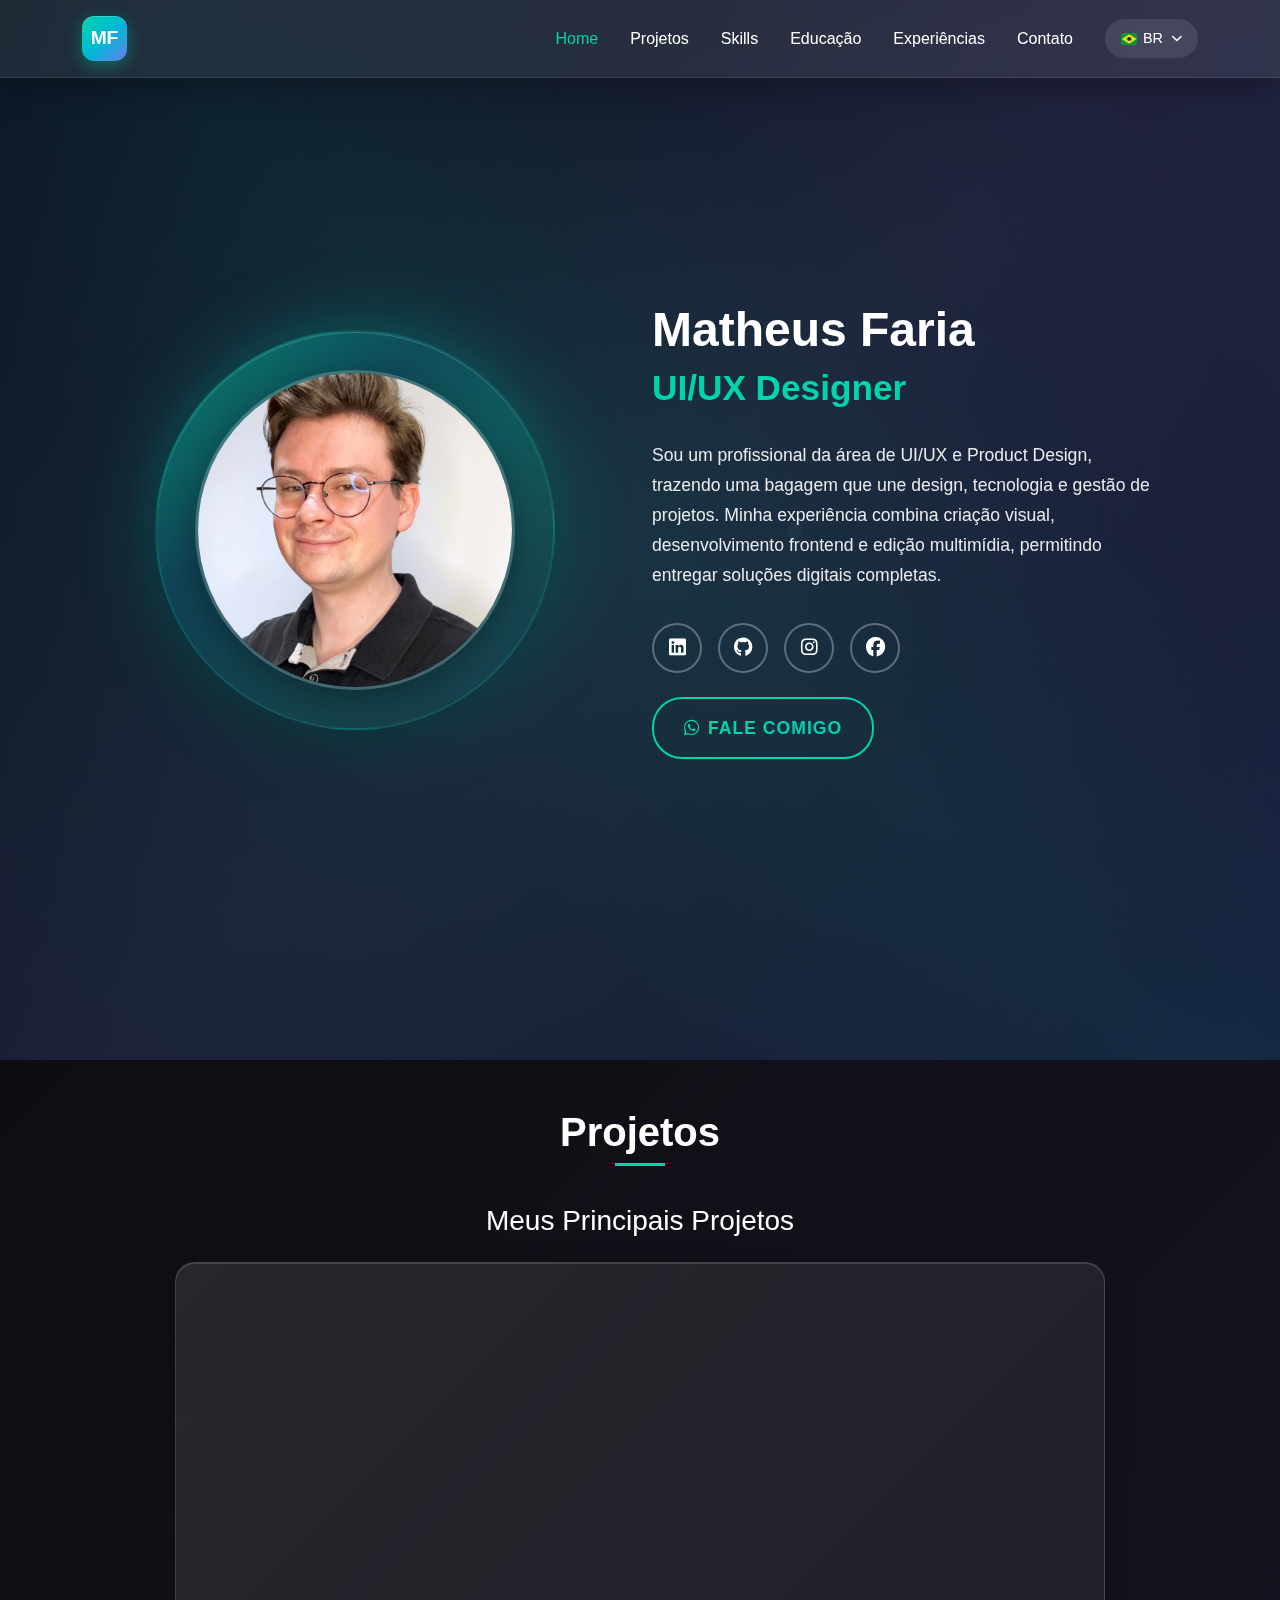
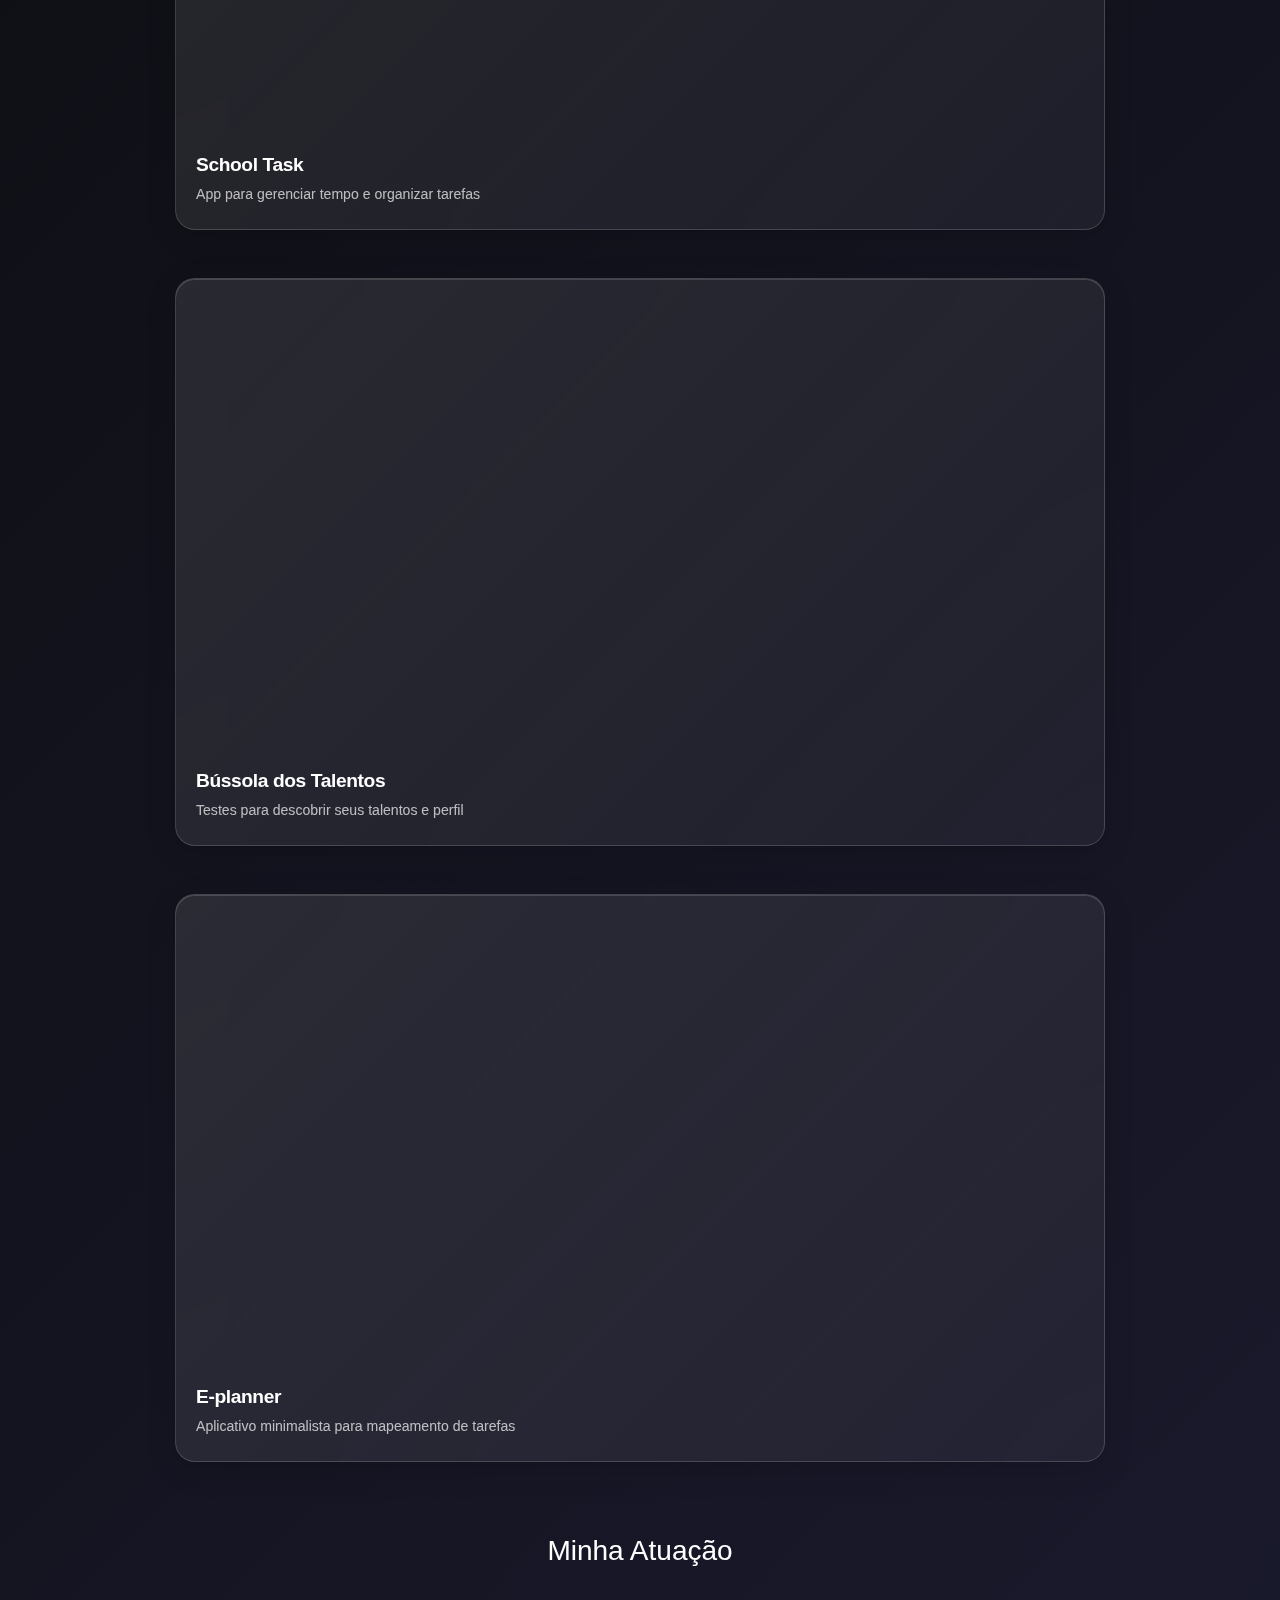
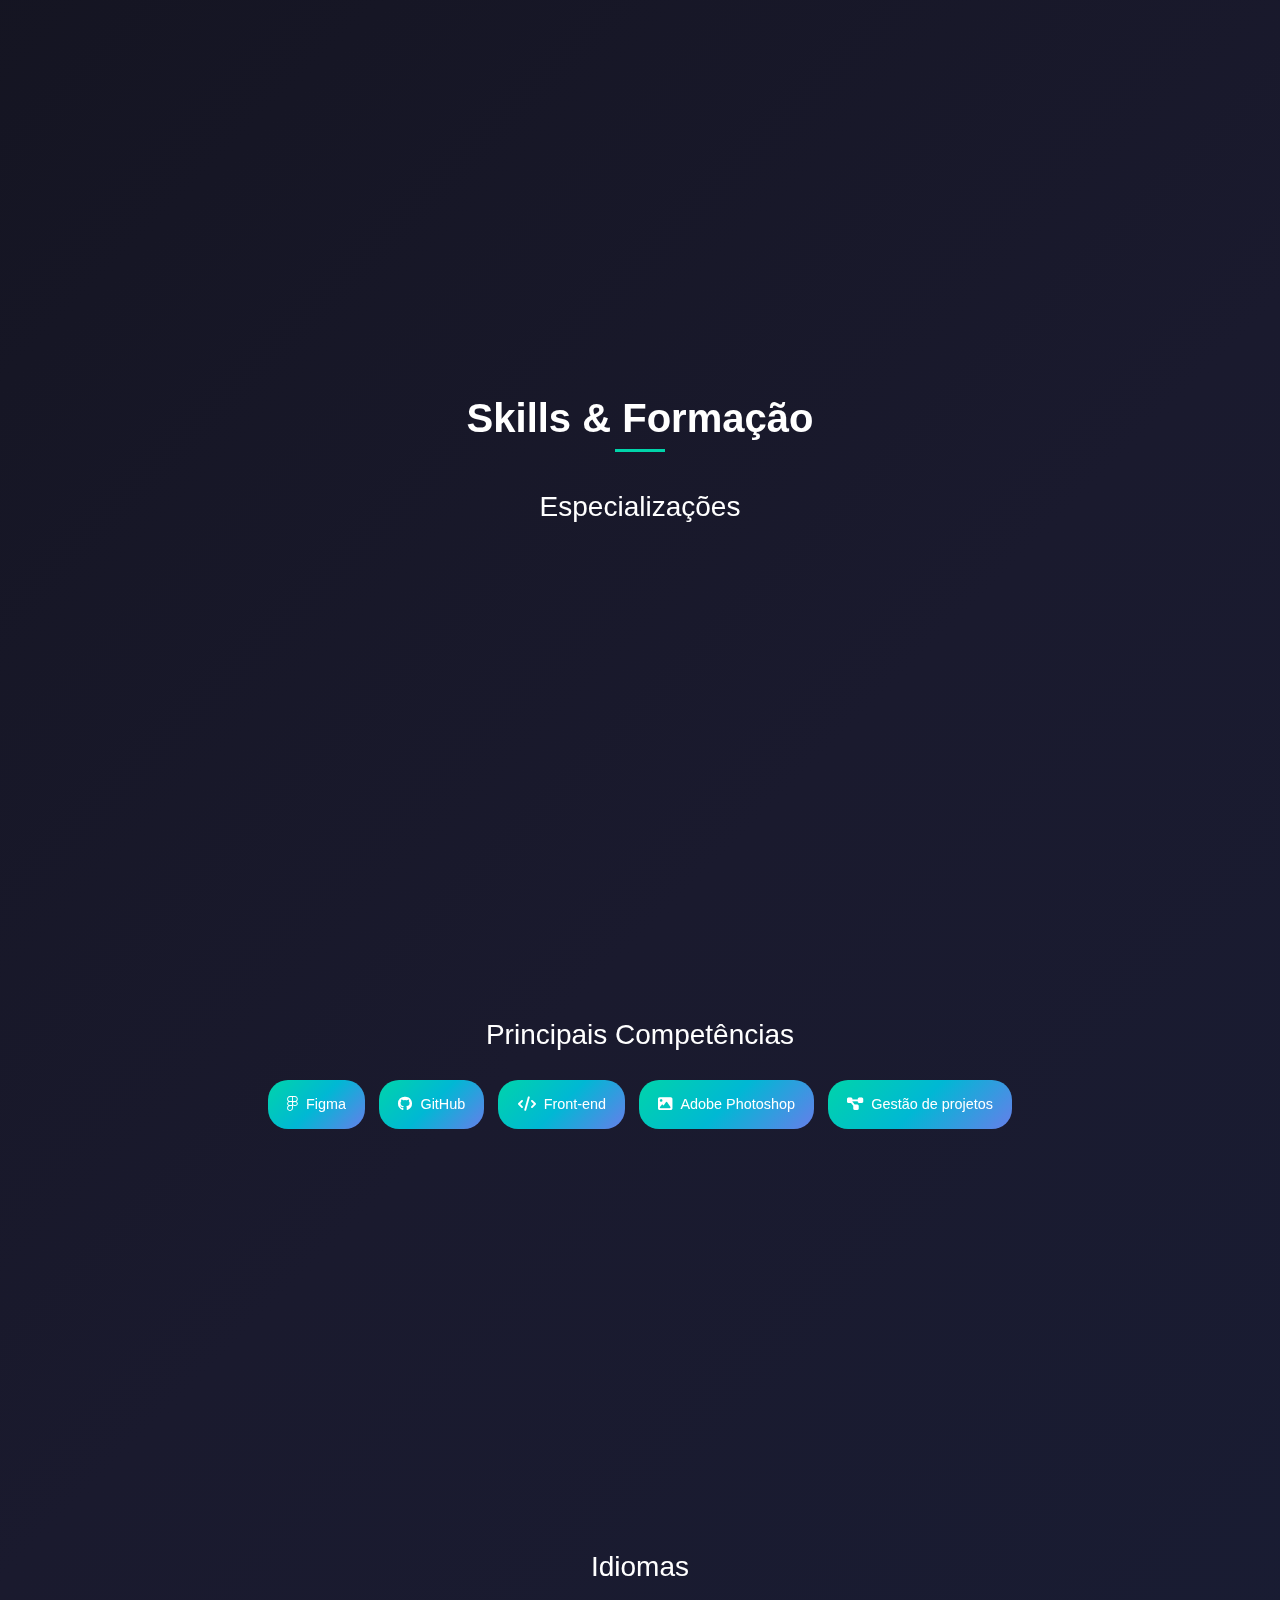
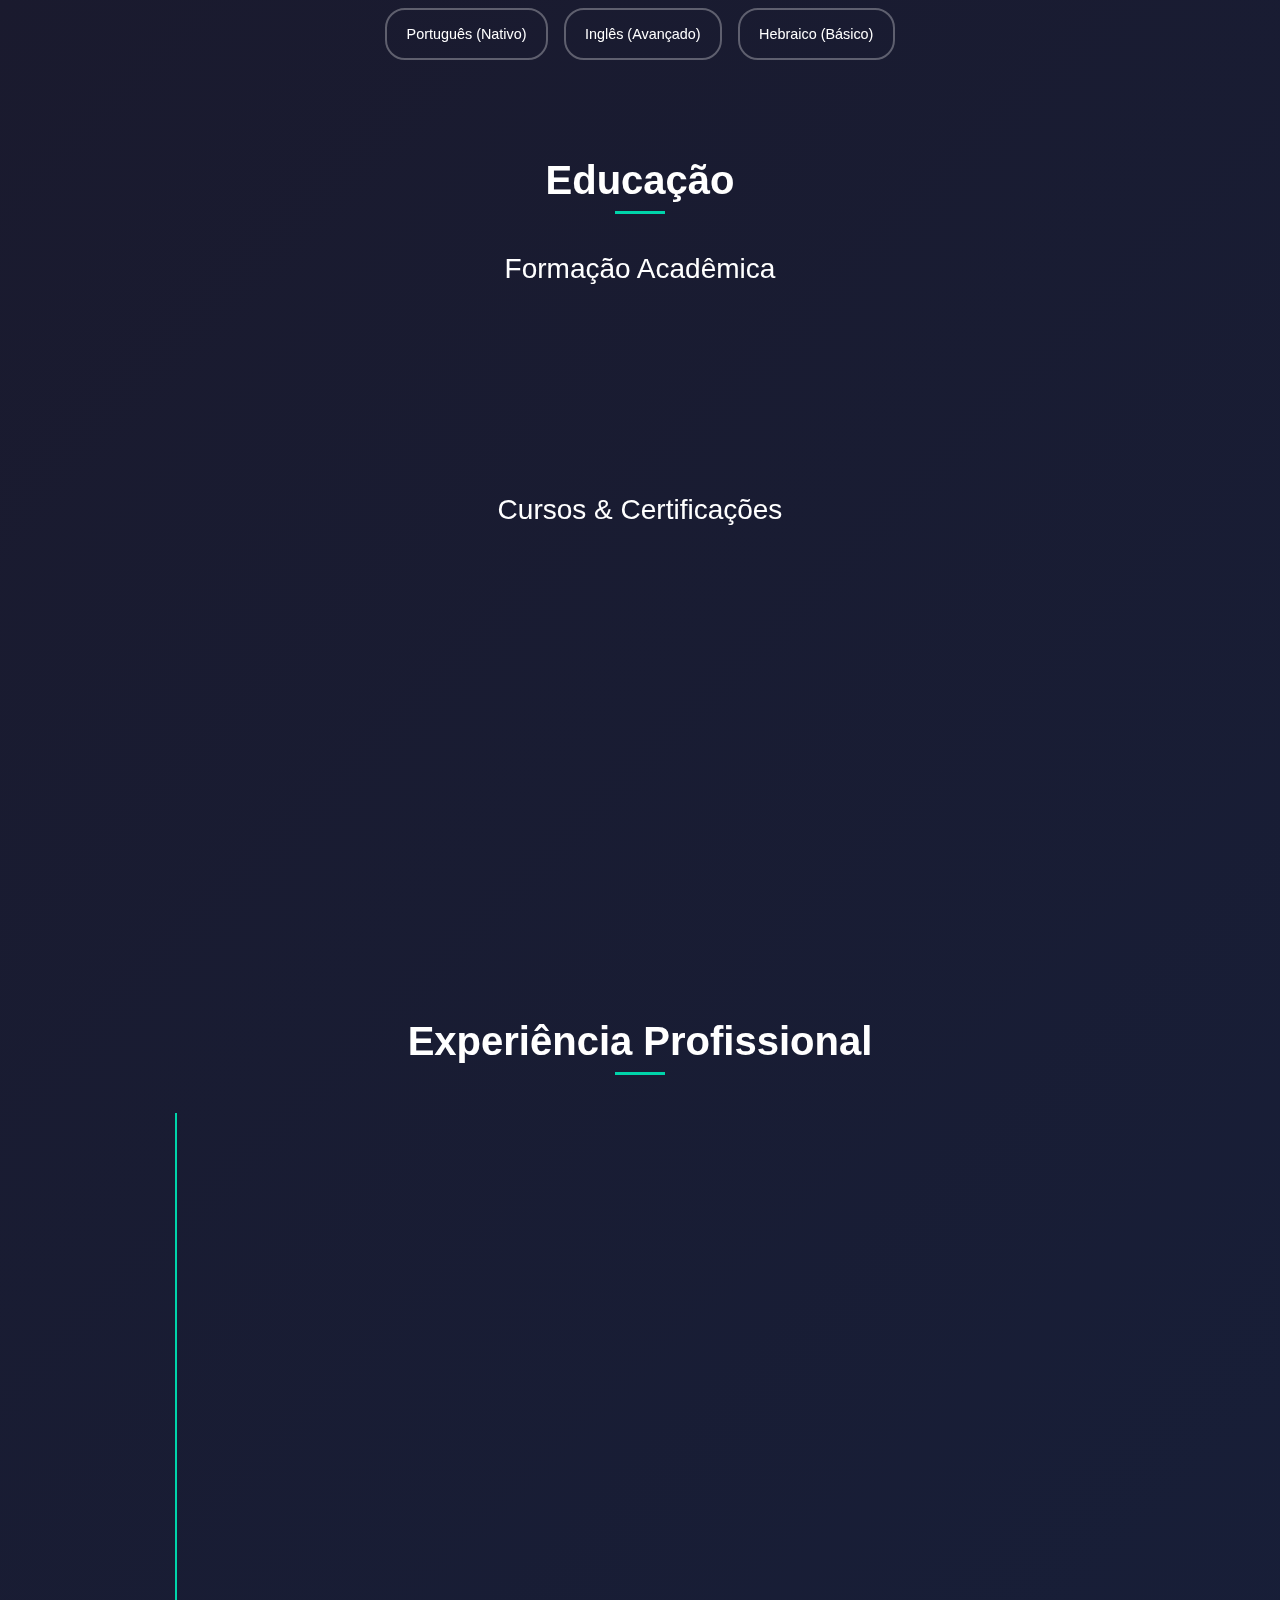
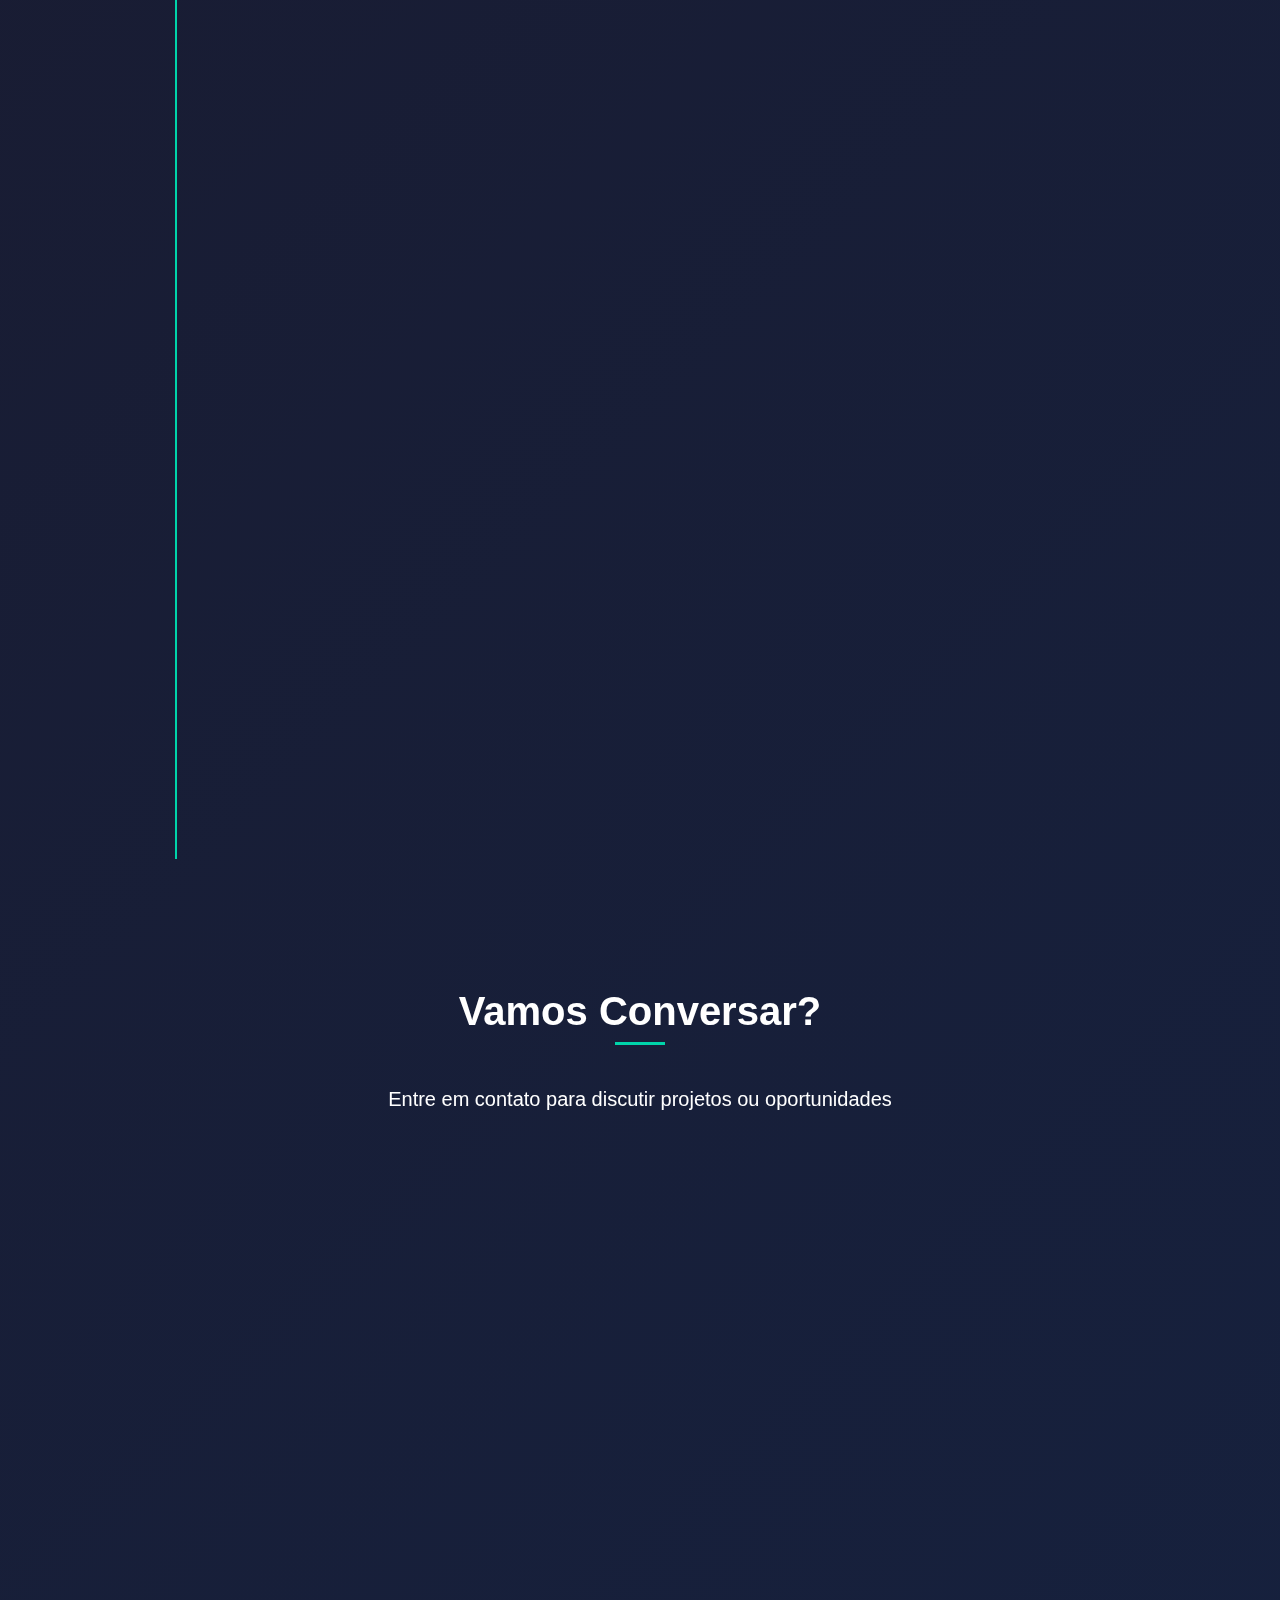
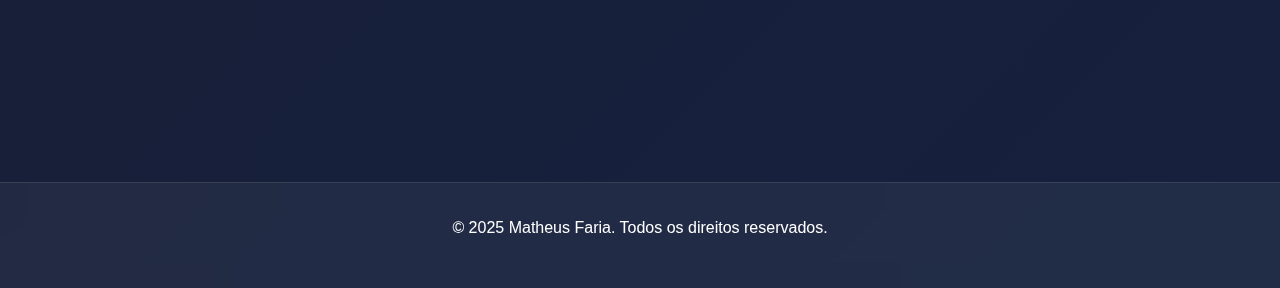
<file: v2old.html>
<!DOCTYPE html><html lang="pt-BR"><head><meta name="x-poe-datastore-behavior" content="local_only"><meta http-equiv="Content-Security-Policy" content="default-src 'self' 'unsafe-inline' 'unsafe-eval' data: blob: https://cdnjs.cloudflare.com https://cdn.jsdelivr.net https://code.jquery.com https://unpkg.com https://d3js.org https://threejs.org https://cdn.plot.ly https://stackpath.bootstrapcdn.com https://maps.googleapis.com https://cdn.tailwindcss.com https://ajax.googleapis.com https://kit.fontawesome.com https://cdn.datatables.net https://maxcdn.bootstrapcdn.com https://code.highcharts.com https://tako-static-assets-production.s3.amazonaws.com https://www.youtube.com https://fonts.googleapis.com https://fonts.gstatic.com https://pfst.cf2.poecdn.net https://puc.poecdn.net https://i.imgur.com https://wikimedia.org https://*.icons8.com https://*.giphy.com https://picsum.photos https://images.unsplash.com; frame-src 'self' https://www.youtube.com https://trytako.com; child-src 'self'; manifest-src 'self'; worker-src 'self'; upgrade-insecure-requests; block-all-mixed-content;"><meta name="x-poe-datastore-behavior" content="local_only"><meta http-equiv="Content-Security-Policy" content="default-src 'self' 'unsafe-inline' 'unsafe-eval' data: blob: https://cdnjs.cloudflare.com https://cdn.jsdelivr.net https://code.jquery.com https://unpkg.com https://d3js.org https://threejs.org https://cdn.plot.ly https://stackpath.bootstrapcdn.com https://maps.googleapis.com https://cdn.tailwindcss.com https://ajax.googleapis.com https://kit.fontawesome.com https://cdn.datatables.net https://maxcdn.bootstrapcdn.com https://code.highcharts.com https://tako-static-assets-production.s3.amazonaws.com https://www.youtube.com https://fonts.googleapis.com https://fonts.gstatic.com https://pfst.cf2.poecdn.net https://puc.poecdn.net https://i.imgur.com https://wikimedia.org https://*.icons8.com https://*.giphy.com https://picsum.photos https://images.unsplash.com; frame-src 'self' https://www.youtube.com https://trytako.com; child-src 'self'; manifest-src 'self'; worker-src 'self'; upgrade-insecure-requests; block-all-mixed-content;">
    <meta charset="UTF-8">
    <meta name="viewport" content="width=device-width, initial-scale=1.0">
    <title>Matheus Faria | UI/UX Designer</title>
    
    <!-- Favicon -->
    <link rel="icon" type="image/svg+xml" href="[data-uri]">
    
    <!-- Bootstrap CSS -->
    <link href="https://cdn.jsdelivr.net/npm/bootstrap@5.3.0/dist/css/bootstrap.min.css" rel="stylesheet">
    <!-- Font Awesome -->
    <link href="https://cdnjs.cloudflare.com/ajax/libs/font-awesome/6.4.0/css/all.min.css" rel="stylesheet">
    <!-- Google Fonts -->
    <link href="https://fonts.googleapis.com/css2?family=Inter:wght@300;400;500;600;700&amp;display=swap" rel="stylesheet">
    
    <style>
        :root {
            --primary-color: #00D4AA;
            --primary-rgb: 0, 212, 170;
            --secondary-color: #00B8D4;
            --accent-color: #FF6B6B;
            --dark-bg: linear-gradient(135deg, #0a0a0a 0%, #1a1a2e 50%, #16213e 100%);
            --glass-bg: rgba(255, 255, 255, 0.05);
            --glass-border: rgba(255, 255, 255, 0.1);
            --glass-shadow: 0 8px 32px rgba(0, 0, 0, 0.3);
            --text-primary: #ffffff;
            --text-secondary: rgba(255, 255, 255, 0.7);
            --text-muted: rgba(255, 255, 255, 0.5);
            --gradient-primary: linear-gradient(135deg, #00D4AA 0%, #00B8D4 50%, #667eea 100%);
            --gradient-secondary: linear-gradient(135deg, #f093fb 0%, #f5576c 100%);
            --gradient-accent: linear-gradient(135deg, #4facfe 0%, #00f2fe 100%);
            --gradient: var(--gradient-primary);
            --card-bg: var(--glass-bg);
            --border-color: var(--glass-border);
        }

        * {
            margin: 0;
            padding: 0;
            box-sizing: border-box;
        }

        body {
            font-family: 'Inter', sans-serif;
            line-height: 1.6;
            color: var(--text-primary);
            background: var(--dark-bg);
            min-height: 100vh;
            position: relative;
            overflow-x: hidden;
        }

        body::before {
            content: '';
            position: fixed;
            top: 0;
            left: 0;
            right: 0;
            bottom: 0;
            background: 
                radial-gradient(circle at 20% 80%, rgba(0, 212, 170, 0.1) 0%, transparent 50%),
                radial-gradient(circle at 80% 20%, rgba(102, 126, 234, 0.1) 0%, transparent 50%),
                radial-gradient(circle at 40% 40%, rgba(255, 107, 107, 0.05) 0%, transparent 50%);
            pointer-events: none;
            z-index: -1;
        }

        /* Glass Navbar */
        .navbar {
            background: var(--glass-bg) !important;
            -webkit-backdrop-filter: blur(20px);
            backdrop-filter: blur(20px);
            border-bottom: 1px solid var(--glass-border);
            box-shadow: var(--glass-shadow);
            transition: all 0.3s ease;
            padding: 1rem 0;
            position: fixed !important;
            top: 0;
            width: 100%;
            z-index: 1030;
        }

        .navbar:hover {
            background: rgba(255, 255, 255, 0.08) !important;
        }

        /* Glass Cards */
        .card {
            background: var(--glass-bg);
            -webkit-backdrop-filter: blur(10px);
            backdrop-filter: blur(10px);
            border: 1px solid var(--glass-border);
            color: var(--text-primary);
            box-shadow: var(--glass-shadow);
            transition: all 0.6s cubic-bezier(0.25, 0.46, 0.45, 0.94);
            position: relative;
            overflow: hidden;
        }

        .card:hover {
            transform: translateY(-8px) scale(1.02);
            background: rgba(255, 255, 255, 0.08);
            box-shadow: 
                var(--glass-shadow),
                0 0 30px rgba(255, 255, 255, 0.05),
                inset 0 1px 0 rgba(255, 255, 255, 0.1);
        }

        /* Project Cards Shimmer Effect */
        .project-card::before {
            content: '';
            position: absolute;
            top: 0;
            left: -100%;
            width: 100%;
            height: 100%;
            background: linear-gradient(90deg, transparent, rgba(255, 255, 255, 0.1), transparent);
            transition: left 0.6s;
        }

        .project-card:hover::before {
            left: 100%;
        }

        .navbar-brand {
            font-weight: 700;
            font-size: 1.5rem;
            color: var(--primary-color) !important;
            text-decoration: none;
        }

        /* Glass Logo MF */
        .logo-mf {
            width: 45px;
            height: 45px;
            background: var(--gradient-primary);
            border-radius: 12px;
            display: flex;
            align-items: center;
            justify-content: center;
            font-weight: 700;
            font-size: 1.2rem;
            color: white;
            text-decoration: none;
            transition: all 0.4s cubic-bezier(0.175, 0.885, 0.32, 1.275);
            box-shadow: 
                0 4px 15px rgba(var(--primary-rgb), 0.4),
                0 2px 4px rgba(0, 0, 0, 0.1),
                inset 0 1px 0 rgba(255, 255, 255, 0.2);
            position: relative;
            overflow: hidden;
        }

        .logo-mf::before {
            content: '';
            position: absolute;
            top: 0;
            left: -100%;
            width: 100%;
            height: 100%;
            background: linear-gradient(90deg, transparent, rgba(255, 255, 255, 0.2), transparent);
            transition: left 0.6s;
        }

        .logo-mf:hover {
            transform: translateY(-4px) scale(1.1);
            box-shadow: 
                0 8px 30px rgba(var(--primary-rgb), 0.6),
                0 4px 8px rgba(0, 0, 0, 0.2),
                inset 0 1px 0 rgba(255, 255, 255, 0.3);
            color: white;
        }

        .logo-mf:hover::before {
            left: 100%;
        }

        .navbar-nav .nav-link {
            font-weight: 500;
            color: var(--text-primary) !important;
            margin: 0 0.5rem;
            transition: color 0.2s ease;
        }

        .navbar-nav .nav-link:hover,
        .navbar-nav .nav-link.active {
            color: var(--primary-color) !important;
        }

        .navbar-toggler {
            border: none;
            padding: 0.25rem 0.5rem;
        }

        .navbar-toggler:focus {
            box-shadow: 0 0 0 0.2rem rgba(255, 255, 255, 0.1);
        }

        .navbar-toggler-icon {
            background-image: url("data:image/svg+xml,%3csvg xmlns='http://www.w3.org/2000/svg' viewBox='0 0 30 30'%3e%3cpath stroke='rgba%28255, 255, 255, 0.8%29' stroke-linecap='round' stroke-miterlimit='10' stroke-width='2' d='m4 7h22M4 15h22M4 23h22'/%3e%3c/svg%3e");
        }

        /* Glass Hero Section */
        .hero {
            min-height: 100vh;
            display: flex;
            align-items: center;
            background: 
                linear-gradient(135deg, rgba(13, 12, 34, 0.8) 0%, rgba(26, 26, 46, 0.9) 50%, rgba(22, 33, 62, 0.8) 100%),
                var(--dark-bg);
            color: white;
            position: relative;
            overflow: hidden;
            padding-top: 80px;
        }

        .hero::before {
            content: '';
            position: absolute;
            width: 150%;
            height: 150%;
            background: 
                radial-gradient(circle at 20% 50%, rgba(var(--primary-rgb), 0.1) 0%, transparent 50%),
                radial-gradient(circle at 80% 20%, rgba(102, 126, 234, 0.08) 0%, transparent 50%),
                url('data:image/svg+xml,<svg xmlns="http://www.w3.org/2000/svg" viewBox="0 0 100 100"><circle cx="50" cy="50" r="0.5" fill="rgba(255,255,255,0.03)"/></svg>') repeat;
            animation: heroFloat 40s infinite linear;
            z-index: 1;
        }

        @keyframes heroFloat {
            0% { transform: translate(-25%, -25%) rotate(0deg); }
            100% { transform: translate(-25%, -25%) rotate(360deg); }
        }

        .hero::after {
            content: '';
            position: absolute;
            top: 0;
            left: 0;
            right: 0;
            bottom: 0;
            background: 
                linear-gradient(45deg, transparent 30%, rgba(var(--primary-rgb), 0.05) 50%, transparent 70%),
                linear-gradient(-45deg, transparent 30%, rgba(102, 126, 234, 0.03) 50%, transparent 70%);
            z-index: 1;
        }

        .hero-content {
            position: relative;
            z-index: 2;
        }

        /* Glass Profile */
        .profile-container {
            position: relative;
            width: 100%;
            height: 100%;
            display: flex;
            align-items: center;
            justify-content: center;
        }

        .profile-circle {
            width: 400px;
            height: 400px;
            background: 
                linear-gradient(135deg, 
                    rgba(0, 212, 170, 0.55) 0%, 
                    rgba(0, 184, 212, 0.2) 35%, 
                    rgba(0, 212, 170, 0.15) 70%, 
                    rgba(0, 184, 212, 0.1) 100%);
            -webkit-backdrop-filter: blur(20px);
            backdrop-filter: blur(20px);
            border: 2px solid rgba(0, 212, 170, 0.15);
            border-radius: 50%;
            display: flex;
            align-items: center;
            justify-content: center;
            position: relative;
            overflow: hidden;
            box-shadow: 
                0 20px 40px rgba(0, 0, 0, 0.3),
                0 0 80px rgba(0, 212, 170, 0.25),
                0 0 40px rgba(0, 184, 212, 0.15),
                inset 0 1px 0 rgba(255, 255, 255, 0.2);
            animation: profileGlow 4s ease-in-out infinite alternate;
        }

        @keyframes profileGlow {
            0% { box-shadow: 0 20px 40px rgba(0, 0, 0, 0.3), 0 0 80px rgba(var(--primary-rgb), 0.2), inset 0 1px 0 rgba(255, 255, 255, 0.2); }
            100% { box-shadow: 0 25px 50px rgba(0, 0, 0, 0.4), 0 0 120px rgba(var(--primary-rgb), 0.4), inset 0 1px 0 rgba(255, 255, 255, 0.3); }
        }

        .profile-circle::before {
            content: '';
            position: absolute;
            top: -50%;
            left: -50%;
            width: 200%;
            height: 200%;
            background: 
                conic-gradient(from 0deg, transparent, rgba(var(--primary-rgb), 0.1), transparent 30%);
            animation: profileSpin 20s linear infinite;
        }

        @keyframes profileSpin {
            0% { transform: rotate(0deg); }
            100% { transform: rotate(360deg); }
        }

        .profile-img {
            width: 320px;
            height: 320px;
            border-radius: 50%;
            border: 3px solid rgba(255, 255, 255, 0.2);
            position: relative;
            z-index: 2;
            transition: all 0.4s ease;
            box-shadow: 
                0 10px 30px rgba(0, 0, 0, 0.3),
                inset 0 1px 0 rgba(255, 255, 255, 0.1);
        }

        .profile-img:hover {
            transform: scale(1.05);
            border-color: rgba(var(--primary-rgb), 0.5);
        }

        .hero-title {
            font-size: 3rem;
            font-weight: 700;
            margin-bottom: 0.5rem;
            color: white;
        }

        .hero-subtitle {
            font-size: 2.2rem;
            font-weight: 600;
            margin-bottom: 2rem;
            color: white;
        }

        .hero-description {
            font-size: 1.1rem;
            line-height: 1.7;
            margin-bottom: 2rem;
            color: rgba(255, 255, 255, 0.9);
            max-width: 500px;
        }

        .text-primary {
            color: var(--primary-color) !important;
        }

        /* Social Links */
        .social-links {
            display: flex;
            gap: 1rem;
        }

        .social-link {
            width: 50px;
            height: 50px;
            border: 2px solid rgba(255, 255, 255, 0.3);
            border-radius: 50%;
            display: flex;
            align-items: center;
            justify-content: center;
            color: white;
            text-decoration: none;
            transition: all 0.3s ease;
            font-size: 1.2rem;
        }

        .social-link:hover {
            border-color: var(--primary-color);
            color: var(--primary-color);
            background: rgba(0, 212, 170, 0.1);
        }

        /* Hire Button */
        .btn-hire {
            display: inline-block;
            padding: 15px 30px;
            background: transparent;
            border: 2px solid var(--primary-color);
            color: var(--primary-color);
            text-decoration: none;
            border-radius: 30px;
            font-weight: 600;
            font-size: 1.1rem;
            transition: all 0.3s ease;
            text-transform: uppercase;
            letter-spacing: 1px;
        }

        .btn-hire:hover {
            background: var(--primary-color);
            color: white;
            transform: translateY(-2px);
            box-shadow: 0 10px 20px rgba(0, 212, 170, 0.3);
        }

        /* Section Styles */
        section {
            padding: 5rem 0;
        }

        /* Container max-width consistency - follow education section pattern */
        .content-wrapper {
            max-width: 83.333333%; /* Same as col-lg-10 */
            margin: 0 auto;
        }

        .section-title {
            font-size: 2.5rem;
            font-weight: 700;
            margin-bottom: 3rem;
            text-align: center;
            position: relative;
        }

        .section-title::after {
            content: '';
            position: absolute;
            bottom: -10px;
            left: 50%;
            transform: translateX(-50%);
            width: 50px;
            height: 3px;
            background: var(--primary-color);
        }

        /* Project Cards */
        .project-card {
            border: none;
            border-radius: 12px;
            overflow: hidden;
            transition: all 0.3s ease;
            height: 100%;
            background-color: var(--card-bg);
            cursor: pointer;
            border: 1px solid transparent;
        }

        .project-card:hover {
            transform: translateY(-5px);
            box-shadow: 0 10px 30px rgba(0, 212, 170, 0.1);
            border: 1px solid var(--primary-color);
        }

        .project-img {
            height: 200px;
            background-size: cover;
            background-position: center;
            background-repeat: no-repeat;
            transition: transform 0.3s ease;
        }

        .project-card:hover .project-img {
            transform: scale(1.05);
        }

        /* New Project Card Design - App Style */
        .project-card-new {
            background: linear-gradient(135deg, rgba(255, 255, 255, 0.1) 0%, rgba(255, 255, 255, 0.05) 100%);
            -webkit-backdrop-filter: blur(20px);
            backdrop-filter: blur(20px);
            border: 1px solid rgba(255, 255, 255, 0.15);
            border-radius: 20px;
            overflow: hidden;
            transition: all 0.4s cubic-bezier(0.175, 0.885, 0.32, 1.275);
            cursor: pointer;
            box-shadow: 
                0 8px 32px rgba(0, 0, 0, 0.12),
                0 2px 8px rgba(0, 0, 0, 0.08),
                inset 0 1px 0 rgba(255, 255, 255, 0.15);
            position: relative;
            height: 100%;
        }

        .project-card-new:hover {
            transform: translateY(-12px) scale(1.03);
            box-shadow: 
                0 20px 60px rgba(0, 0, 0, 0.25),
                0 8px 32px rgba(0, 212, 170, 0.15),
                inset 0 1px 0 rgba(255, 255, 255, 0.25);
            border-color: rgba(0, 212, 170, 0.4);
            background: linear-gradient(135deg, rgba(0, 212, 170, 0.1) 0%, rgba(0, 184, 212, 0.05) 100%);
        }

        .project-image-new {
            height: 455px;
            background-size: cover;
            background-position: center;
            position: relative;
            overflow: hidden;
            border-radius: 16px;
            margin: 15px 15px 0 15px;
        }

        .project-overlay {
            position: absolute;
            top: 0;
            left: 0;
            right: 0;
            bottom: 0;
            background: linear-gradient(135deg, 
                rgba(0, 212, 170, 0.85) 0%, 
                rgba(0, 184, 212, 0.85) 50%, 
                rgba(102, 126, 234, 0.75) 100%);
            display: flex;
            align-items: center;
            justify-content: center;
            opacity: 0;
            transition: all 0.4s cubic-bezier(0.25, 0.46, 0.45, 0.94);
            border-radius: 16px;
        }

        .project-card-new:hover .project-overlay {
            opacity: 1;
        }

        .project-icon {
            font-size: 2.8rem;
            color: white;
            text-shadow: 0 4px 20px rgba(0, 0, 0, 0.3);
            filter: drop-shadow(0 2px 8px rgba(0, 0, 0, 0.2));
        }

        .project-content-new {
            padding: 20px 20px 24px 20px;
            text-align: left;
        }

        .project-title-new {
            font-size: 1.2rem;
            font-weight: 700;
            margin-bottom: 8px;
            color: var(--text-primary);
            letter-spacing: -0.02em;
        }

        .project-description-new {
            font-size: 0.88rem;
            color: var(--text-secondary);
            line-height: 1.5;
            margin: 0;
            font-weight: 400;
        }



        /* Skills */
        .skill-item {
            background: var(--gradient);
            color: white;
            padding: 0.8rem 1.2rem;
            border-radius: 20px;
            margin: 0.3rem;
            display: inline-block;
            font-weight: 500;
            transition: transform 0.2s ease;
            font-size: 0.9rem;
        }

        .skill-item:hover {
            transform: scale(1.05);
        }

        .skills-section, .education-section {
            margin-bottom: 3rem;
        }



        /* Language Items */
        .language-items {
            display: flex;
            justify-content: center;
            gap: 1rem;
            flex-wrap: wrap;
        }

        .language-item {
            padding: 0.8rem 1.2rem;
            border: 2px solid rgba(255, 255, 255, 0.3);
            border-radius: 20px;
            color: var(--text-primary);
            background: transparent;
            font-weight: 500;
            transition: all 0.3s ease;
            font-size: 0.9rem;
        }

        .language-item:hover {
            border-color: var(--primary-color);
            color: var(--primary-color);
            transform: scale(1.05);
        }

        /* Experience Timeline */
        .timeline {
            position: relative;
            padding-left: 2rem;
        }

        .timeline::before {
            content: '';
            position: absolute;
            left: 0;
            top: 0;
            bottom: 0;
            width: 2px;
            background: var(--primary-color);
        }

        .timeline-item {
            position: relative;
            margin-bottom: 2rem;
            background: var(--card-bg);
            padding: 1.5rem;
            border-radius: 10px;
            box-shadow: 0 5px 15px rgba(0,0,0,0.1);
            border: 1px solid var(--border-color);
        }

        .timeline-item::before {
            content: '';
            position: absolute;
            left: -2.5rem;
            top: 1.5rem;
            width: 12px;
            height: 12px;
            background: var(--primary-color);
            border-radius: 50%;
        }

        /* Contact */
        .contact-links a {
            color: var(--primary-color);
            font-size: 2rem;
            margin: 0 1rem;
            transition: transform 0.3s ease;
            text-decoration: none;
        }

        .contact-links a:hover {
            transform: scale(1.2);
            text-decoration: none;
        }

        /* Contact Section Styles */
        .contact-social-links {
            display: flex;
            justify-content: center;
            gap: 1rem;
            margin-bottom: 2rem;
        }

        .contact-social-link {
            width: 50px;
            height: 50px;
            border: 2px solid var(--primary-color);
            border-radius: 50%;
            display: flex;
            align-items: center;
            justify-content: center;
            color: var(--primary-color);
            text-decoration: none;
            font-size: 1.2rem;
            transition: all 0.3s ease;
        }

        .contact-social-link:hover {
            background: var(--primary-color);
            color: white;
            transform: scale(1.1);
        }

        .contact-info {
            text-align: left;
        }

        .contact-info-item {
            display: flex;
            align-items: center;
            font-size: 1rem;
        }

        .contact-info-item i {
            width: 20px;
        }

        /* Text muted fix for better readability */
        .text-muted {
            color: #888888 !important;
        }

        /* Project Modal */
        .project-modal {
            display: none;
            position: fixed;
            top: 0;
            left: 0;
            width: 100%;
            height: 100%;
            background: rgba(0, 0, 0, 0.95);
            z-index: 9999;
            overflow-y: auto;
            padding: 2rem;
        }

        .project-modal.active {
            display: flex;
            align-items: center;
            justify-content: center;
        }

        .modal-content {
            background: rgba(13, 12, 34, 0.95);
            -webkit-backdrop-filter: blur(20px);
            backdrop-filter: blur(20px);
            border: 1px solid rgba(255, 255, 255, 0.1);
            border-radius: 15px;
            max-width: 900px;
            width: 100%;
            position: relative;
            max-height: 90vh;
            overflow-y: auto;
            box-shadow: 
                0 25px 50px rgba(0, 0, 0, 0.5),
                0 0 100px rgba(0, 212, 170, 0.1),
                inset 0 1px 0 rgba(255, 255, 255, 0.1);
        }

        .modal-close {
            position: absolute;
            top: 1rem;
            right: 1rem;
            background: none;
            border: none;
            color: var(--text-primary);
            font-size: 2rem;
            cursor: pointer;
            z-index: 10;
            width: 40px;
            height: 40px;
            display: flex;
            align-items: center;
            justify-content: center;
            border-radius: 50%;
            transition: all 0.2s ease;
        }

        .modal-close:hover {
            background: rgba(255, 255, 255, 0.1);
            color: var(--primary-color);
        }

        .modal-header {
            padding: 2rem;
            text-align: center;
            border-bottom: 1px solid var(--border-color);
        }

        .modal-body {
            padding: 2rem;
        }

        .modal-image {
            width: 100%;
            height: 300px;
            background-size: cover;
            background-position: center;
            border-radius: 10px;
            margin-bottom: 2rem;
        }

        .modal-details {
            display: grid;
            grid-template-columns: 1fr 1fr;
            gap: 2rem;
            margin-bottom: 2rem;
        }

        /* Modal responsive adjustments */
        @media (max-width: 576px) {
            .modal-details {
                grid-template-columns: 1fr;
                gap: 1rem;
            }
            
            .modal-body {
                padding: 1.5rem;
            }
            
            .modal-header {
                padding: 1.5rem;
            }
        }

        .detail-item {
            background: var(--glass-bg);
            -webkit-backdrop-filter: blur(10px);
            backdrop-filter: blur(10px);
            border: 1px solid var(--glass-border);
            padding: 1rem;
            border-radius: 8px;
            box-shadow: var(--glass-shadow);
        }

        .detail-item h6 {
            color: var(--primary-color);
            margin-bottom: 0.5rem;
        }

        /* UX Process Sections */
        .ux-process-section {
            margin-bottom: 2rem;
        }

        .ux-process-section h6 {
            color: var(--primary-color);
            margin-bottom: 1rem;
            font-size: 1.1rem;
            font-weight: 600;
        }

        .ux-process-section p {
            line-height: 1.6;
            color: var(--text-secondary);
        }

        /* Close Button */
        .modal-close-btn {
            display: inline-block;
            padding: 12px 30px;
            background: transparent;
            border: 2px solid rgba(255, 255, 255, 0.3);
            color: var(--text-primary);
            text-decoration: none;
            border-radius: 30px;
            font-weight: 500;
            font-size: 1rem;
            transition: all 0.3s ease;
            cursor: pointer;
            margin-top: 2rem;
        }

        .modal-close-btn:hover {
            border-color: var(--primary-color);
            color: var(--primary-color);
            transform: scale(1.05);
        }

        /* Curriculum Section Styles */
        .curriculum-details {
            text-align: left;
        }

        .curriculum-item {
            display: flex;
            align-items: center;
            margin-bottom: 0.8rem;
            font-size: 0.95rem;
            color: var(--text-secondary);
        }

        .curriculum-item i {
            width: 20px;
        }

        .curriculum-btn {
            display: inline-block;
            padding: 12px 25px;
            background: transparent;
            border: 2px solid var(--primary-color);
            color: var(--primary-color);
            text-decoration: none;
            border-radius: 25px;
            font-weight: 500;
            font-size: 0.95rem;
            transition: all 0.3s ease;
        }

        .curriculum-btn:hover {
            background: var(--primary-color);
            color: white;
            transform: translateY(-2px);
            box-shadow: 0 5px 15px rgba(0, 212, 170, 0.3);
        }



        /* Flag Icons CSS */
        .flag-icon {
            width: 16px;
            height: 12px;
            display: inline-block;
            margin-right: 6px;
            border-radius: 2px;
            background-size: cover;
            background-position: center;
            vertical-align: middle;
        }

        .flag-br {
            background-image: url("data:image/svg+xml,%3Csvg xmlns='http://www.w3.org/2000/svg' viewBox='0 0 28 20'%3E%3Crect width='28' height='20' fill='%23009639'/%3E%3Cpolygon points='14,2 26,10 14,18 2,10' fill='%23FEDF00'/%3E%3Ccircle cx='14' cy='10' r='3.5' fill='%23002776'/%3E%3C/svg%3E");
        }

        .flag-us {
            background-image: url("data:image/svg+xml,%3Csvg xmlns='http://www.w3.org/2000/svg' viewBox='0 0 28 20'%3E%3Crect width='28' height='20' fill='%23B22234'/%3E%3Cg fill='%23FFFFFF'%3E%3Crect y='0' width='28' height='1.54'/%3E%3Crect y='3.08' width='28' height='1.54'/%3E%3Crect y='6.15' width='28' height='1.54'/%3E%3Crect y='9.23' width='28' height='1.54'/%3E%3Crect y='12.31' width='28' height='1.54'/%3E%3Crect y='15.38' width='28' height='1.54'/%3E%3Crect y='18.46' width='28' height='1.54'/%3E%3C/g%3E%3Crect width='11.2' height='10' fill='%233C3B6E'/%3E%3C/svg%3E");
        }

        /* Language Switch */
        .language-switch {
            margin-left: 1rem;
        }

        /* Desktop Dropdown */
        .language-dropdown {
            position: relative;
        }

        .language-dropdown-btn {
            display: flex;
            align-items: center;
            padding: 8px 16px;
            background: rgba(255, 255, 255, 0.1);
            border: none;
            border-radius: 20px;
            color: var(--text-primary);
            font-size: 0.9rem;
            font-weight: 500;
            cursor: pointer;
            transition: all 0.3s ease;
        }

        .language-dropdown-btn:hover {
            background: var(--primary-color);
            color: white;
        }

        .language-dropdown-btn i {
            font-size: 0.7rem;
            transition: transform 0.3s ease;
        }

        .language-dropdown-btn.active i {
            transform: rotate(180deg);
        }

        .language-dropdown-menu {
            position: absolute;
            top: 100%;
            right: 0;
            margin-top: 5px;
            background: var(--card-bg);
            border: 1px solid var(--border-color);
            border-radius: 10px;
            box-shadow: 0 4px 15px rgba(0, 0, 0, 0.2);
            opacity: 0;
            visibility: hidden;
            transform: translateY(-10px);
            transition: all 0.3s ease;
            min-width: 80px;
            z-index: 1000;
        }

        .language-dropdown-menu.show {
            opacity: 1;
            visibility: visible;
            transform: translateY(0);
        }

        .language-dropdown-menu a {
            display: block;
            padding: 10px 16px;
            color: var(--text-primary);
            text-decoration: none;
            font-size: 0.9rem;
            font-weight: 500;
            transition: all 0.2s ease;
        }

        .language-dropdown-menu a:hover {
            background: var(--primary-color);
            color: white;
        }

        .language-dropdown-menu a:first-child {
            border-radius: 10px 10px 0 0;
        }

        .language-dropdown-menu a:last-child {
            border-radius: 0 0 10px 10px;
        }

        /* Mobile Switch */
        .language-mobile-switch {
            display: flex;
            align-items: center;
            gap: 5px;
            background: rgba(255, 255, 255, 0.1);
            border-radius: 20px;
            padding: 4px;
        }

        .language-option {
            display: flex;
            align-items: center;
            padding: 6px 12px;
            border-radius: 16px;
            text-decoration: none;
            color: var(--text-primary);
            font-size: 0.85rem;
            font-weight: 500;
            background: transparent;
            transition: all 0.3s ease;
            min-width: 35px;
            justify-content: center;
        }

        .language-option.active {
            background: var(--primary-color);
            color: white;
            box-shadow: 0 2px 4px rgba(0, 212, 170, 0.3);
        }

        .language-option:hover {
            color: white;
            text-decoration: none;
            background: var(--primary-color);
        }

        /* Footer */
        footer {
            background: var(--glass-bg);
            -webkit-backdrop-filter: blur(10px);
            backdrop-filter: blur(10px);
            color: var(--text-primary);
            padding: 2rem 0;
            text-align: center;
            border-top: 1px solid var(--glass-border);
            margin-top: 8rem;
        }

        /* Hamburger Menu Spacing */
        @media (max-width: 991.98px) {
            .navbar-collapse {
                margin-top: 1.5rem;
            }
        }

        /* Responsive */
        @media (max-width: 768px) {
            .hero-title {
                font-size: 2.5rem;
            }
            
            .hero-subtitle {
                font-size: 2rem;
            }

            .profile-circle {
                width: 280px;
                height: 280px;
            }
            
            .profile-img {
                width: 220px;
                height: 220px;
                font-size: 3rem;
            }
            
            .section-title {
                font-size: 2rem;
            }

            .social-links {
                justify-content: center;
                margin-bottom: 2rem;
            }

            .social-link {
                width: 45px;
                height: 45px;
                font-size: 1.1rem;
            }

            .btn-hire {
                display: block;
                text-align: center;
                margin: 0 auto;
                width: fit-content;
            }

            .hero-description {
                text-align: center;
                margin: 0 auto 2rem;
            }
        }
    </style>
<script src="https://puc.poecdn.net/authenticated_preview_page/syncedState.bd4eeeb8e8e02052ee92.js"></script><script src="https://puc.poecdn.net/authenticated_preview_page/syncedState.bd4eeeb8e8e02052ee92.js"></script></head>
<body>
    <!-- Navbar -->
    <nav class="navbar navbar-expand-lg fixed-top">
        <div class="container">
            <a class="logo-mf" href="#home">MF</a>
            <button class="navbar-toggler" type="button" data-bs-toggle="collapse" data-bs-target="#navbarNav" title="Abrir menu de navegação" aria-label="Abrir menu de navegação">
                <span class="navbar-toggler-icon"></span>
            </button>
            <div class="collapse navbar-collapse" id="navbarNav">
                <ul class="navbar-nav ms-auto">
                    <li class="nav-item">
                        <a class="nav-link" href="#home">Home</a>
                    </li>
                    <li class="nav-item">
                        <a class="nav-link" href="#projetos">Projetos</a>
                    </li>
                    <li class="nav-item">
                        <a class="nav-link" href="#skills">Skills</a>
                    </li>
                    <li class="nav-item">
                        <a class="nav-link" href="#educacao">Educação</a>
                    </li>
                    <li class="nav-item">
                        <a class="nav-link" href="#experiencias">Experiências</a>
                    </li>
                    <li class="nav-item">
                        <a class="nav-link" href="#contato">Contato</a>
                    </li>
                    
                    <!-- Language Switch in Hamburger Menu -->
                    <li class="nav-item d-lg-none mt-3">
                        <div class="language-mobile-switch">
                            <a href="javascript:void(0);" class="language-option active" onclick="switchToPortuguese(this)">
                                <span class="flag-icon flag-br"></span>BR
                            </a>
                            <a href="javascript:void(0);" class="language-option" onclick="switchToEnglish(this)">
                                <span class="flag-icon flag-us"></span>US
                            </a>
                        </div>
                    </li>
                </ul>
                
                <!-- Language Switch -->
                <div class="language-switch">
                    <!-- Desktop Dropdown (only when not collapsed) -->
                    <div class="language-dropdown d-none d-lg-block">
                        <button class="language-dropdown-btn" onclick="toggleLanguageDropdown()">
                            <span id="currentLanguage"><span class="flag-icon flag-br"></span>BR</span>
                            <i class="fas fa-chevron-down ms-2"></i>
                        </button>
                        <div class="language-dropdown-menu" id="languageDropdown">
                            <a href="javascript:void(0);" onclick="selectLanguage('&lt;span class=\'flag-icon flag-br\'&gt;&lt;/span&gt;BR', this)">
                                <span class="flag-icon flag-br"></span>BR
                            </a>
                            <a href="javascript:void(0);" onclick="selectLanguage('&lt;span class=\'flag-icon flag-us\'&gt;&lt;/span&gt;US', this)">
                                <span class="flag-icon flag-us"></span>US
                            </a>
                        </div>
                    </div>
                </div>
            </div>
        </div>
    </nav>

    <!-- Hero Section -->
    <section id="home" class="hero">
        <div class="container hero-content">
            <div class="row align-items-center min-vh-100">
                <div class="col-lg-6 text-center order-2 order-lg-1">
                    <div class="profile-container">
                        <div class="profile-circle">
                            <img src="foto_perfil.jpg?w=400&amp;h=400&amp;fit=crop&amp;crop=face" alt="Matheus Faria" class="profile-img" style="width: 320px; height: 320px; border-radius: 50%; object-fit: cover;">
                        </div>
                    </div>
                </div>
                <div class="col-lg-6 text-start order-1 order-lg-2">
                    <h1 class="hero-title">Matheus Faria</h1>
                    <h2 class="hero-subtitle"><span class="text-primary">UI/UX Designer</span></h2>
                    <p class="hero-description">Sou um profissional da área de UI/UX e Product Design, trazendo uma bagagem que une design, tecnologia e gestão de projetos. Minha experiência combina criação visual, desenvolvimento frontend e edição multimídia, permitindo entregar soluções digitais completas.</p>
                    
                    <div class="social-links mb-4">
                        <a href="https://www.linkedin.com/in/matth-faria96/" class="social-link" target="_blank" title="LinkedIn de Matheus Faria" aria-label="Visitar perfil do LinkedIn">
                            <i class="fab fa-linkedin"></i>
                        </a>
                        <a href="https://github.com/matthfaria96" class="social-link" target="_blank" title="GitHub de Matheus Faria" aria-label="Visitar perfil do GitHub">
                            <i class="fab fa-github"></i>
                        </a>
                        <a href="https://www.instagram.com/matth_faria/" class="social-link" target="_blank" title="Instagram de Matheus Faria" aria-label="Visitar perfil do Instagram">
                            <i class="fab fa-instagram"></i>
                        </a>
                        <a href="https://www.facebook.com/matheus.faria.3382" class="social-link" target="_blank" title="Facebook de Matheus Faria" aria-label="Visitar perfil do Facebook">
                            <i class="fab fa-facebook"></i>
                        </a>
                    </div>
                    
                    <a href="https://wa.me/5519982383328" class="btn-hire" target="_blank">
                        <i class="fab fa-whatsapp me-2"></i>Fale comigo
                    </a>
                </div>
            </div>
        </div>
    </section>

    <!-- Projetos Section -->
    <section id="projetos" class="py-5">
        <div class="container">
            <h2 class="section-title">Projetos</h2>
            <div class="content-wrapper">
                
                <!-- Meus Principais Projetos -->
                <h3 class="text-center mb-4">Meus Principais Projetos</h3>
                <div class="row g-4">
                <div class="col-12 mb-4">
                    <div class="project-card-new" data-project="school-task">
                        <div class="project-image-new" style="background-image: url('https://images.unsplash.com/photo-1546410531-bb4caa6b424d?w=800&amp;h=400&amp;fit=crop&amp;crop=center');">
                            <div class="project-overlay">
                                <i class="fas fa-expand-alt project-icon"></i>
                            </div>
                        </div>
                        <div class="project-content-new">
                            <h5 class="project-title-new">School Task</h5>
                            <p class="project-description-new">App para gerenciar tempo e organizar tarefas</p>
                        </div>
                    </div>
                </div>
                <div class="col-12 mb-4">
                    <div class="project-card-new" data-project="bussola-talentos">
                        <div class="project-image-new" style="background-image: url('https://images.unsplash.com/photo-1551288049-bebda4e38f71?w=800&amp;h=400&amp;fit=crop&amp;crop=center');">
                            <div class="project-overlay">
                                <i class="fas fa-expand-alt project-icon"></i>
                            </div>
                        </div>
                        <div class="project-content-new">
                            <h5 class="project-title-new">Bússola dos Talentos</h5>
                            <p class="project-description-new">Testes para descobrir seus talentos e perfil</p>
                        </div>
                    </div>
                </div>
                <div class="col-12 mb-4">
                    <div class="project-card-new" data-project="e-planner">
                        <div class="project-image-new" style="background-image: url('https://images.unsplash.com/photo-1611224923853-80b023f02d71?w=800&amp;h=400&amp;fit=crop&amp;crop=center');">
                            <div class="project-overlay">
                                <i class="fas fa-expand-alt project-icon"></i>
                            </div>
                        </div>
                        <div class="project-content-new">
                            <h5 class="project-title-new">E-planner</h5>
                            <p class="project-description-new">Aplicativo minimalista para mapeamento de tarefas</p>
                        </div>
                    </div>
                </div>
            </div>
            
            <!-- Minha Atuação -->
            <h3 class="text-center mb-4 mt-5">Minha Atuação</h3>
            <div class="row mt-4">
                <div class="col-lg-6 mb-4">
                    <div class="card h-100">
                        <div class="card-body">
                            <div class="d-flex align-items-center mb-3">
                                <div class="me-3">
                                    <i class="fas fa-lightbulb text-primary" style="font-size: 3rem;"></i>
                                </div>
                                <div>
                                    <h5 class="card-title mb-1">Do Conceito ao Design</h5>
                                    <small class="text-muted">Criatividade em Ação</small>
                                </div>
                            </div>
                            <p class="card-text">Transformo ideias abstratas em soluções visuais concretas. Desde o primeiro esboço no papel até protótipos interativos no Figma, conduzo todo o processo criativo. Realizo pesquisas de usuário, defino personas, crio wireframes e desenvolvo sistemas de design que garantem consistência e excelência em cada pixel.</p>
                        </div>
                    </div>
                </div>
                <div class="col-lg-6 mb-4">
                    <div class="card h-100">
                        <div class="card-body">
                            <div class="d-flex align-items-center mb-3">
                                <div class="me-3">
                                    <i class="fas fa-rocket text-primary" style="font-size: 3rem;"></i>
                                </div>
                                <div>
                                    <h5 class="card-title mb-1">Desenvolvimento &amp; Divulgação</h5>
                                    <small class="text-muted">Entrega Completa</small>
                                </div>
                            </div>
                            <p class="card-text">Complemento o trabalho de design desenvolvendo landing pages para apresentar os produtos criados. Produzo materiais visuais para redes sociais e campanhas de divulgação, garantindo consistência visual da marca. Monitoro métricas de performance e implemento melhorias baseadas no comportamento dos usuários, assegurando que o design atinja seus objetivos de conversão.</p>
                        </div>
                    </div>
                </div>
            </div>
            </div>
        </div>
    </section>

    <!-- Skills Section -->
    <section id="skills" class="py-5">
        <div class="container">
            <h2 class="section-title">Skills &amp; Formação</h2>
            <div class="content-wrapper">
            
            <!-- Especializações -->
            <div class="specializations-section">
                <h3 class="text-center mb-4">Especializações</h3>
                <div class="row mb-5">
                    <div class="col-lg-12">
                        <div class="card mb-4">
                            <div class="card-body">
                                <h5 class="card-title text-primary mb-3">Design &amp; Mídia</h5>
                                <p class="card-text">Domínio de Figma, Photoshop e Affinity Designer para interfaces, identidades visuais e materiais gráficos. Experiência também em edição de vídeos com DaVinci Resolve, Sony Vegas e CapCut.</p>
                            </div>
                        </div>
                        <div class="card mb-4">
                            <div class="card-body">
                                <h5 class="card-title text-primary mb-3">Tecnologia</h5>
                                <p class="card-text">Conhecimento prático em Frontend (HTML, CSS, JavaScript e Bootstrap) para criação de sites e landingpages. Além disso, possuo vasto conhecimento de suporte técnico em hardware e software.</p>
                            </div>
                        </div>
                        <div class="card mb-4">
                            <div class="card-body">
                                <h5 class="card-title text-primary mb-3">Gestão de Projetos</h5>
                                <p class="card-text">Organização e colaboração em equipes utilizando GitHub, Jira e Trello</p>
                            </div>
                        </div>
                    </div>
                </div>
            </div>

            <!-- Principais Competências -->
            <div class="skills-section">
                <h3 class="text-center mb-4">Principais Competências</h3>
                <div class="text-center mb-5">
                    <span class="skill-item">
                        <i class="fab fa-figma me-2"></i>Figma
                    </span>
                    <span class="skill-item">
                        <i class="fab fa-github me-2"></i>GitHub
                    </span>
                    <span class="skill-item">
                        <i class="fas fa-code me-2"></i>Front-end
                    </span>
                    <span class="skill-item">
                        <i class="fas fa-image me-2"></i>Adobe Photoshop
                    </span>
                    <span class="skill-item">
                        <i class="fas fa-project-diagram me-2"></i>Gestão de projetos
                    </span>
                </div>
            </div>

            <!-- Hard Skills & Soft Skills -->
            <div class="hardsoft-skills-section">
                <div class="row mb-5">
                    <div class="col-lg-10 mx-auto">
                        <div class="row">
                            <div class="col-md-6 mb-4">
                                <div class="card h-100">
                                    <div class="card-body">
                                        <h4 class="card-title text-primary mb-4">Hard Skills</h4>
                                        <ul class="list-unstyled">
                                            <li class="mb-2"><i class="fas fa-check text-primary me-2"></i>UI/UX Design</li>
                                            <li class="mb-2"><i class="fas fa-check text-primary me-2"></i>Prototipagem</li>
                                            <li class="mb-2"><i class="fas fa-check text-primary me-2"></i>Design Systems</li>
                                            <li class="mb-2"><i class="fas fa-check text-primary me-2"></i>User Research</li>
                                            <li class="mb-2"><i class="fas fa-check text-primary me-2"></i>HTML/CSS/JavaScript</li>
                                            <li class="mb-2"><i class="fas fa-check text-primary me-2"></i>Bootstrap</li>
                                        </ul>
                                    </div>
                                </div>
                            </div>
                            <div class="col-md-6 mb-4">
                                <div class="card h-100">
                                    <div class="card-body">
                                        <h4 class="card-title text-primary mb-4">Soft Skills</h4>
                                        <ul class="list-unstyled">
                                            <li class="mb-2"><i class="fas fa-check text-primary me-2"></i>Comunicação</li>
                                            <li class="mb-2"><i class="fas fa-check text-primary me-2"></i>Trabalho em Equipe</li>
                                            <li class="mb-2"><i class="fas fa-check text-primary me-2"></i>Criatividade</li>
                                            <li class="mb-2"><i class="fas fa-check text-primary me-2"></i>Problem Solving</li>
                                            <li class="mb-2"><i class="fas fa-check text-primary me-2"></i>Adaptabilidade</li>
                                            <li class="mb-2"><i class="fas fa-check text-primary me-2"></i>Liderança</li>
                                        </ul>
                                    </div>
                                </div>
                            </div>
                        </div>
                    </div>
                </div>
            </div>



            <!-- Languages -->
            <div class="text-center">
                <h3 class="mb-4">Idiomas</h3>
                <div class="language-items">
                    <span class="language-item">Português (Nativo)</span>
                    <span class="language-item">Inglês (Avançado)</span>
                    <span class="language-item">Hebraico (Básico)</span>
                </div>
            </div>
        </div>
    </div></section>

    <!-- Educação Section -->
    <section id="educacao" class="py-5">
        <div class="container">
            <h2 class="section-title">Educação</h2>
            
            <!-- Formação Acadêmica -->
            <div class="education-section">
                <h3 class="text-center mb-4">Formação Acadêmica</h3>
                <div class="row mb-5">
                    <div class="col-lg-10 mx-auto">
                        <div class="row">
                            <div class="col-md-6">
                                <div class="card mb-3">
                                    <div class="card-body">
                                        <h5 class="card-title">Bacharelado, Ciência da Computação</h5>
                                        <h6 class="text-muted">Faculdade de Americana</h6>
                                        <p class="card-text text-muted">2014 - 2019</p>
                                    </div>
                                </div>
                            </div>
                            <div class="col-md-6">
                                <div class="card mb-3">
                                    <div class="card-body">
                                        <h5 class="card-title">Curso Técnico, Técnico de informática</h5>
                                        <h6 class="text-muted">Colégio Politec</h6>
                                        <p class="card-text text-muted">2011 - 2013</p>
                                    </div>
                                </div>
                            </div>
                        </div>
                    </div>
                </div>
            </div>

            <!-- Cursos & Certificações -->
            <div class="courses-section">
                <h3 class="text-center mb-4">Cursos &amp; Certificações</h3>
                <div class="row mb-5">
                    <div class="col-lg-10 mx-auto">
                        <div class="row">
                            <div class="col-md-6">
                                <div class="card mb-3">
                                    <div class="card-body">
                                        <h5 class="card-title">Curso de MySQL</h5>
                                        <p class="card-text text-muted">Curso em Vídeo - fev de 2019</p>
                                    </div>
                                </div>
                            </div>
                            <div class="col-md-6">
                                <div class="card mb-3">
                                    <div class="card-body">
                                        <h5 class="card-title">Arquitetura de redes</h5>
                                        <p class="card-text text-muted">Udemy - dez de 2018</p>
                                    </div>
                                </div>
                            </div>
                            <div class="col-md-6">
                                <div class="card mb-3">
                                    <div class="card-body">
                                        <h5 class="card-title">Banco de dados e SQL</h5>
                                        <p class="card-text text-muted">Udemy - nov de 2018</p>
                                    </div>
                                </div>
                            </div>
                            <div class="col-md-6">
                                <div class="card mb-3">
                                    <div class="card-body">
                                        <h5 class="card-title">Git e GitHub para iniciantes</h5>
                                        <p class="card-text text-muted">Udemy - mar de 2018</p>
                                    </div>
                                </div>
                            </div>
                            <div class="col-md-6">
                                <div class="card mb-3">
                                    <div class="card-body">
                                        <h5 class="card-title">Gestão de Marketing</h5>
                                        <p class="card-text text-muted">SEST SENAT - mar de 2017</p>
                                    </div>
                                </div>
                            </div>
                            <div class="col-md-6">
                                <div class="card mb-3">
                                    <div class="card-body">
                                        <h5 class="card-title">Lógica de programação</h5>
                                        <p class="card-text text-muted">Senai - mar de 2017</p>
                                    </div>
                                </div>
                            </div>
                        </div>
                    </div>
                </div>
            </div>
        </div>
    </section>

    <!-- Experiências Section -->
    <section id="experiencias" class="py-5">
        <div class="container">
            <h2 class="section-title">Experiência Profissional</h2>
            <div class="content-wrapper">
                <div class="timeline">
                <div class="timeline-item">
                    <h5>UI Designer</h5>
                    <h6 class="text-muted">GF Soluções • mar de 2024 - até o momento</h6>
                    <p>Desenvolvimento de interfaces de usuário modernas e responsivas para sistemas corporativos. Criação de componentes reutilizáveis e manutenção de design systems. Colaboração direta com equipes de desenvolvimento para garantir fidelidade na implementação.</p>
                </div>
                
                <div class="timeline-item">
                    <h5>Técnico de informática</h5>
                    <h6 class="text-muted">Têxtil Álamo Ltda • abr de 2017 - até o momento</h6>
                    <p>Responsável pela manutenção de infraestrutura de TI, suporte técnico a usuários e gerenciamento de sistemas corporativos. Implementação de soluções tecnológicas para otimização de processos industriais e administração de redes locais.</p>
                </div>
                
                <div class="timeline-item">
                    <h5>Desenvolvedor de front-end</h5>
                    <h6 class="text-muted">ORBII • mar de 2022 - fev de 2024</h6>
                    <p>Desenvolvimento de aplicações web responsivas utilizando tecnologias modernas como React, JavaScript e CSS. Implementação de interfaces baseadas em designs do Figma, otimização de performance e integração com APIs REST.</p>
                </div>
                
                <div class="timeline-item">
                    <h5>Gerente de mídias sociais</h5>
                    <h6 class="text-muted">Faria Digital • jan de 2019 - mar de 2022</h6>
                    <p>Gestão completa de estratégias digitais para clientes diversos. Criação de conteúdo visual, planejamento de campanhas publicitárias, análise de métricas e crescimento orgânico de redes sociais. Coordenação de equipe criativa e relacionamento com clientes.</p>
                </div>
                
                <div class="timeline-item">
                    <h5>Designer Gráfico</h5>
                    <h6 class="text-muted">Cart Impress Artes Gráficas • nov de 2012 - abr de 2013</h6>
                    <p>Criação de materiais gráficos para impressão incluindo cartões de visita, folders, banners e papelaria corporativa. Desenvolvimento de identidades visuais e preparação de arquivos para produção gráfica industrial.</p>
                </div>
                
                <div class="timeline-item">
                    <h5>Designer de Cartões e Tags</h5>
                    <h6 class="text-muted">Rajka Representações comerciais • jul de 2012 - jul de 2012</h6>
                    <p>Especialização no desenvolvimento de cartões promocionais e tags comerciais para produtos diversos. Criação de layouts atrativos respeitando limitações técnicas de impressão e acabamento. Trabalho em alta demanda com prazos otimizados.</p>
                </div>
            </div>
        </div>
    </div></section>

    <!-- Contato Section -->
    <section id="contato" class="py-5">
        <div class="container">
            <h2 class="section-title">Vamos Conversar?</h2>
            <p class="lead text-center mb-5">Entre em contato para discutir projetos ou oportunidades</p>
            
            <div class="content-wrapper">
                <div class="row g-4">
                <!-- Currículo Column -->
                <div class="col-lg-6">
                    <div class="card h-100">
                        <div class="card-body text-center d-flex flex-column justify-content-center py-5">
                            <div class="mb-4">
                                <i class="fas fa-file-alt text-primary" style="font-size: 3.5rem;"></i>
                            </div>
                            <h3 class="card-title mb-3">Currículo Profissional</h3>
                            <p class="card-text mb-4" style="color: var(--text-secondary); line-height: 1.6;">
                                Disponibilizo meu currículo em formato PDF padrão, contendo informações detalhadas sobre minha formação acadêmica, experiência profissional e competências técnicas.
                            </p>
                            <div>
                                <a href="#" class="curriculum-btn" target="_blank">
                                    <i class="fas fa-user-tie me-2"></i>
                                    Visualizar currículo
                                </a>
                            </div>
                        </div>
                    </div>
                </div>

                <!-- Contato Column -->
                <div class="col-lg-6">
                    <div class="card h-100">
                        <div class="card-body text-center d-flex flex-column justify-content-center py-5">
                            <div class="mb-4">
                                <i class="fas fa-comments text-primary" style="font-size: 4rem;"></i>
                            </div>
                            <h3 class="card-title mb-4">Conecte-se Comigo</h3>
                            
                            <!-- Social Links -->
                            <div class="contact-social-links mb-4">
                                <a href="https://www.linkedin.com/in/matth-faria96/" class="contact-social-link" title="LinkedIn" target="_blank">
                                    <i class="fab fa-linkedin"></i>
                                </a>
                                <a href="https://github.com/matthfaria96" class="contact-social-link" title="GitHub" target="_blank">
                                    <i class="fab fa-github"></i>
                                </a>
                                <a href="https://www.instagram.com/matth_faria/" class="contact-social-link" title="Instagram" target="_blank">
                                    <i class="fab fa-instagram"></i>
                                </a>
                                <a href="https://www.facebook.com/matheus.faria.3382" class="contact-social-link" title="Facebook" target="_blank">
                                    <i class="fab fa-facebook"></i>
                                </a>
                            </div>
                            
                            <!-- Contact Info -->
                            <div class="contact-info">
                                <div class="contact-info-item mb-3">
                                    <i class="fas fa-envelope text-primary me-3"></i>
                                    <span>matth.faria96@gmail.com</span>
                                </div>
                                <div class="contact-info-item mb-3">
                                    <i class="fas fa-phone text-primary me-3"></i>
                                    <span>+55 (19) 98238-3328</span>
                                </div>
                                <div class="contact-info-item mb-3">
                                    <i class="fas fa-map-marker-alt text-primary me-3"></i>
                                    <span>Americana, SP</span>
                                </div>
                            </div>
                        </div>
                    </div>
                </div>
            </div>
        </div>
    </div></section>

    <!-- Project Modal -->
    <div id="projectModal" class="project-modal">
        <div class="modal-content">
            <button class="modal-close" onclick="closeModal()" title="Fechar modal" aria-label="Fechar modal do projeto">×</button>
            <div class="modal-header">
                <h2 id="modalTitle">Título do Projeto</h2>
            </div>
            <div class="modal-body">
                <div id="modalImage" class="modal-image"></div>
                <p id="modalDescription">Descrição do projeto</p>
                <div class="modal-details">
                    <div class="detail-item">
                        <h6>Tecnologias</h6>
                        <p id="modalTechnologies">Lista de tecnologias</p>
                    </div>
                    <div class="detail-item">
                        <h6>Duração</h6>
                        <p id="modalDuration">Tempo do projeto</p>
                    </div>
                    <div class="detail-item">
                        <h6>Equipe</h6>
                        <p id="modalTeam">Tamanho da equipe</p>
                    </div>
                    <div class="detail-item">
                        <h6>Resultados</h6>
                        <p id="modalResults">Resultados alcançados</p>
                    </div>
                </div>

                <!-- UX Process Sections -->
                <div class="ux-process-section">
                    <h6>O problema</h6>
                    <p>Lorem ipsum dolor sit amet, consectetur adipiscing elit. Sed do eiusmod tempor incididunt ut labore et dolore magna aliqua. Ut enim ad minim veniam, quis nostrud exercitation ullamco laboris nisi ut aliquip ex ea commodo consequat.</p>
                </div>

                <div class="ux-process-section">
                    <h6>Mapeamento da jornada</h6>
                    <p>Duis aute irure dolor in reprehenderit in voluptate velit esse cillum dolore eu fugiat nulla pariatur. Excepteur sint occaecat cupidatat non proident, sunt in culpa qui officia deserunt mollit anim id est laborum.</p>
                </div>

                <div class="ux-process-section">
                    <h6>Hipóteses e incertezas</h6>
                    <p>Sed ut perspiciatis unde omnis iste natus error sit voluptatem accusantium doloremque laudantium, totam rem aperiam, eaque ipsa quae ab illo inventore veritatis et quasi architecto beatae vitae dicta sunt.</p>
                </div>

                <div class="ux-process-section">
                    <h6>Ideação</h6>
                    <p>Nemo enim ipsam voluptatem quia voluptas sit aspernatur aut odit aut fugit, sed quia consequuntur magni dolores eos qui ratione voluptatem sequi nesciunt neque porro quisquam est.</p>
                </div>

                <div class="ux-process-section">
                    <h6>Wireframe</h6>
                    <p>At vero eos et accusamus et iusto odio dignissimos ducimus qui blanditiis praesentium voluptatum deleniti atque corrupti quos dolores et quas molestias excepturi sint occaecati cupiditate.</p>
                </div>

                <div class="ux-process-section">
                    <h6>Protótipo final</h6>
                    <p>Et harum quidem rerum facilis est et expedita distinctio. Nam libero tempore, cum soluta nobis est eligendi optio cumque nihil impedit quo minus id quod maxime placeat facere possimus.</p>
                </div>

                <div class="text-center">
                    <button class="modal-close-btn" onclick="closeModal()">Fechar</button>
                </div>
            </div>
        </div>
    </div>

    <!-- Footer -->
    <footer>
        <div class="container">
            <p>© <span id="currentYear">2025</span> Matheus Faria. Todos os direitos reservados.</p>
        </div>
    </footer>

    <!-- Bootstrap JS -->
    <script src="https://cdn.jsdelivr.net/npm/bootstrap@5.3.0/dist/js/bootstrap.bundle.min.js"></script>
    
    <script>
        // Dark mode detection
        if (window.matchMedia && window.matchMedia('(prefers-color-scheme: dark)').matches) {
            document.documentElement.classList.add('dark');
        }
        window.matchMedia('(prefers-color-scheme: dark)').addEventListener('change', event => {
            if (event.matches) {
                document.documentElement.classList.add('dark');
            } else {
                document.documentElement.classList.remove('dark');
            }
        });

        // Smooth scrolling for navigation links
        document.querySelectorAll('a[href^="#"]').forEach(anchor => {
            anchor.addEventListener('click', function (e) {
                e.preventDefault();
                const target = document.querySelector(this.getAttribute('href'));
                if (target) {
                    target.scrollIntoView({
                        behavior: 'smooth',
                        block: 'start'
                    });
                }
            });
        });

        // Navbar background on scroll
        window.addEventListener('scroll', function() {
            const navbar = document.querySelector('.navbar');
            if (window.scrollY > 50) {
                navbar.style.backgroundColor = 'rgba(255, 255, 255, 0.98)';
            } else {
                navbar.style.backgroundColor = 'rgba(255, 255, 255, 0.95)';
            }
        });

        // Animation on scroll
        const observerOptions = {
            threshold: 0.1,
            rootMargin: '0px 0px -50px 0px'
        };

        const observer = new IntersectionObserver(function(entries) {
            entries.forEach(entry => {
                if (entry.isIntersecting) {
                    entry.target.style.opacity = '1';
                    entry.target.style.transform = 'translateY(0)';
                }
            });
        }, observerOptions);

        // Observe all cards and timeline items
        document.querySelectorAll('.card, .timeline-item').forEach(el => {
            el.style.opacity = '0';
            el.style.transform = 'translateY(20px)';
            el.style.transition = 'opacity 0.6s ease, transform 0.6s ease';
            observer.observe(el);
        });

        // Active navigation links
        const sections = document.querySelectorAll('section[id]');
        const navLinks = document.querySelectorAll('.navbar-nav .nav-link');

        function updateActiveNavLink() {
            let current = '';
            sections.forEach(section => {
                const sectionTop = section.offsetTop;
                const sectionHeight = section.clientHeight;
                if (window.pageYOffset >= sectionTop - 200) {
                    current = section.getAttribute('id');
                }
            });

            navLinks.forEach(link => {
                link.classList.remove('active');
                if (link.getAttribute('href') === '#' + current) {
                    link.classList.add('active');
                }
            });
        }

        window.addEventListener('scroll', updateActiveNavLink);
        updateActiveNavLink();

        // Project modal data
        const projectData = {
            'school-task': {
                title: 'School Task',
                image: 'https://images.unsplash.com/photo-1563013544-824ae1b704d3?w=900&h=300&fit=crop&crop=center',
                description: 'Plataforma digital desenvolvida para gestão educacional, facilitando a comunicação entre professores, alunos e pais com interface intuitiva e recursos colaborativos.',
                technologies: 'React, Node.js, MongoDB, Firebase, Socket.io',
                duration: '8 meses',
                team: '5 pessoas (3 devs, 1 designer, 1 PM)',
                results: 'Adoção por 50+ escolas, melhoria de 60% na comunicação escola-família',
                liveLink: 'https://school-task.com',
                codeLink: 'https://github.com/matthfaria96/school-task'
            },
            'bussola-talentos': {
                title: 'Bússola dos Talentos',
                image: 'https://images.unsplash.com/photo-1581291518857-4e27b48ff24e?w=900&h=300&fit=crop&crop=center',
                description: 'Sistema de orientação vocacional que conecta estudantes às suas aptidões profissionais através de testes personalizados e análises comportamentais avançadas.',
                technologies: 'Vue.js, Python, Django, PostgreSQL, TensorFlow',
                duration: '10 meses',
                team: '6 pessoas (3 devs, 2 designers, 1 data scientist)',
                results: 'Orientação de 10k+ estudantes, 85% de satisfação nas escolhas vocacionais',
                liveLink: 'https://bussolatalentos.com.br',
                codeLink: 'https://github.com/matthfaria96/bussola-talentos'
            },
            'e-planner': {
                title: 'E-planner',
                image: 'https://images.unsplash.com/photo-1555421689-d68471e189f2?w=900&h=300&fit=crop&center',
                description: 'Aplicativo de planejamento pessoal e profissional com recursos de agenda inteligente, definição de metas e acompanhamento de progresso em tempo real.',
                technologies: 'Flutter, Firebase, Node.js, MongoDB, Google Calendar API',
                duration: '6 meses',
                team: '4 pessoas (2 devs, 1 designer, 1 PM)',
                results: 'Aumento de 70% na produtividade dos usuários, 4.7★ rating nas app stores',
                liveLink: 'https://e-planner.app',
                codeLink: 'https://github.com/matthfaria96/e-planner'
            }
        };

        // Project modal functions
        function openModal(projectKey) {
            const project = projectData[projectKey];
            if (!project) return;

            document.getElementById('modalTitle').textContent = project.title;
            document.getElementById('modalImage').style.backgroundImage = `url(${project.image})`;
            document.getElementById('modalDescription').textContent = project.description;
            document.getElementById('modalTechnologies').textContent = project.technologies;
            document.getElementById('modalDuration').textContent = project.duration;
            document.getElementById('modalTeam').textContent = project.team;
            document.getElementById('modalResults').textContent = project.results;

            document.getElementById('projectModal').classList.add('active');
            document.body.style.overflow = 'hidden';
        }

        function closeModal() {
            document.getElementById('projectModal').classList.remove('active');
            document.body.style.overflow = 'auto';
        }

        // Add click events to project cards
        document.querySelectorAll('.project-card, .project-card-new').forEach(card => {
            card.addEventListener('click', function() {
                const projectKey = this.getAttribute('data-project');
                openModal(projectKey);
            });
        });

        // Close modal when clicking outside
        document.getElementById('projectModal').addEventListener('click', function(e) {
            if (e.target === this) {
                closeModal();
            }
        });

        // Close modal with ESC key
        document.addEventListener('keydown', function(e) {
            if (e.key === 'Escape') {
                closeModal();
            }
        });

        // Update current year to 2025
        document.getElementById('currentYear').textContent = '2025';

        // Language switch functions
        
        // Desktop dropdown functions
        function toggleLanguageDropdown() {
            const dropdown = document.getElementById('languageDropdown');
            const btn = document.querySelector('.language-dropdown-btn');
            
            dropdown.classList.toggle('show');
            btn.classList.toggle('active');
        }

        function selectLanguage(language, element) {
            document.getElementById('currentLanguage').innerHTML = language;
            document.getElementById('languageDropdown').classList.remove('show');
            document.querySelector('.language-dropdown-btn').classList.remove('active');
            
            // Here you can add your language switch logic
            // For example: window.open('your-language-page.html', '_blank');
        }

        // Mobile switch functions
        function switchToEnglish(element) {
            document.querySelector('.language-option.active').classList.remove('active');
            element.classList.add('active');
            // You can add your English page URL here later
            // window.open('your-english-page-url.html', '_blank');
        }

        function switchToPortuguese(element) {
            document.querySelector('.language-option.active').classList.remove('active');
            element.classList.add('active');
        }

        // Close dropdown when clicking outside
        document.addEventListener('click', function(event) {
            const dropdown = document.querySelector('.language-dropdown');
            if (dropdown && !dropdown.contains(event.target)) {
                document.getElementById('languageDropdown').classList.remove('show');
                document.querySelector('.language-dropdown-btn').classList.remove('active');
            }
        });

        // Close hamburger menu when clicking outside
        document.addEventListener('click', function(event) {
            const navbar = document.querySelector('.navbar-collapse');
            const toggler = document.querySelector('.navbar-toggler');
            
            if (navbar && navbar.classList.contains('show') && 
                !navbar.contains(event.target) && 
                !toggler.contains(event.target)) {
                
                const bsCollapse = new bootstrap.Collapse(navbar, {
                    hide: true
                });
            }
        });
    </script>



</body></html>
</file>
<file: styles.css>
:root {
    --primary-color: #00D4AA;
    --primary-rgb: 0, 212, 170;
    --secondary-color: #00B8D4;
    --accent-color: #FF6B6B;
    --dark-bg: linear-gradient(135deg, #0a0a0a 0%, #1a1a2e 50%, #16213e 100%);
    --glass-bg: rgba(255, 255, 255, 0.05);
    --glass-border: rgba(255, 255, 255, 0.1);
    --glass-shadow: 0 4px 16px rgba(0, 0, 0, 0.15);
    --text-primary: #ffffff;
    --text-secondary: rgba(255, 255, 255, 0.7);
    --text-muted: rgba(255, 255, 255, 0.5);
    --gradient-primary: linear-gradient(135deg, #00D4AA 0%, #00B8D4 50%, #667eea 100%);
    --gradient: var(--gradient-primary);
    --card-bg: var(--glass-bg);
    --border-color: var(--glass-border);
}

* {
    margin: 0;
    padding: 0;
    box-sizing: border-box;
}

body {
    font-family: 'Inter', sans-serif;
    line-height: 1.6;
    color: var(--text-primary);
    background: var(--dark-bg);
    min-height: 100vh;
    position: relative;
    overflow-x: hidden;
}

body::before {
    content: '';
    position: fixed;
    top: 0;
    left: 0;
    right: 0;
    bottom: 0;
    background: 
        radial-gradient(circle at 20% 80%, rgba(0, 212, 170, 0.1) 0%, transparent 50%),
        radial-gradient(circle at 80% 20%, rgba(102, 126, 234, 0.1) 0%, transparent 50%),
        radial-gradient(circle at 40% 40%, rgba(255, 107, 107, 0.05) 0%, transparent 50%);
    pointer-events: none;
    z-index: -1;
}

/* Glass Effects */
.glass-effect {
    background: var(--glass-bg);
    -webkit-backdrop-filter: blur(5px);
    backdrop-filter: blur(5px);
    border: 1px solid var(--glass-border);
    box-shadow: var(--glass-shadow);
}

/* Navbar - Otimizado */
.navbar {
    background: var(--glass-bg) !important;
    -webkit-backdrop-filter: blur(10px);
    backdrop-filter: blur(10px);
    border-bottom: 1px solid var(--glass-border);
    box-shadow: 0 4px 16px rgba(0, 0, 0, 0.15);
    transition: all 0.3s ease;
    padding: 1rem 0;
    position: fixed !important;
    top: 0;
    width: 100%;
    z-index: 1030;
}

.navbar:hover {
    background: rgba(255, 255, 255, 0.08) !important;
}

/* Cards - Otimizado */
.card {
    background: rgba(255, 255, 255, 0.07);
    border: 1px solid var(--glass-border);
    color: var(--text-primary);
    box-shadow: 0 4px 16px rgba(0, 0, 0, 0.15);
    transition: all 0.3s ease;
    position: relative;
    overflow: hidden;
    will-change: transform;
}

.card:hover {
    transform: translate3d(0, -8px, 0) scale(1.02);
    background: rgba(255, 255, 255, 0.08);
    box-shadow: 
        0 8px 32px rgba(0, 0, 0, 0.25),
        0 0 20px rgba(255, 255, 255, 0.05);
}

/* Logo MF */
.logo-mf {
    width: 45px;
    height: 45px;
    background: var(--gradient-primary);
    border-radius: 12px;
    display: flex;
    align-items: center;
    justify-content: center;
    font-weight: 700;
    font-size: 1.2rem;
    color: white;
    text-decoration: none;
    transition: all 0.3s ease;
    box-shadow: 
        0 4px 15px rgba(var(--primary-rgb), 0.4),
        0 2px 4px rgba(0, 0, 0, 0.1);
    position: relative;
    overflow: hidden;
    will-change: transform;
}

.logo-mf::before {
    content: '';
    position: absolute;
    top: 0;
    left: -100%;
    width: 100%;
    height: 100%;
    background: linear-gradient(90deg, transparent, rgba(255, 255, 255, 0.2), transparent);
    transition: left 0.6s;
}

.logo-mf:hover {
    transform: translate3d(0, -4px, 0) scale(1.1);
    box-shadow: 
        0 8px 30px rgba(var(--primary-rgb), 0.6),
        0 4px 8px rgba(0, 0, 0, 0.2);
    color: white;
}

.logo-mf:hover::before {
    left: 100%;
}

.navbar-nav .nav-link {
    font-weight: 500;
    color: var(--text-primary) !important;
    margin: 0 0.5rem;
    transition: color 0.2s ease;
}

.navbar-nav .nav-link:hover,
.navbar-nav .nav-link.active {
    color: var(--primary-color) !important;
}

.navbar-toggler {
    border: none;
    padding: 0.25rem 0.5rem;
}

.navbar-toggler:focus {
    box-shadow: 0 0 0 0.2rem rgba(255, 255, 255, 0.1);
}

.navbar-toggler-icon {
    background-image: url("data:image/svg+xml,%3csvg xmlns='http://www.w3.org/2000/svg' viewBox='0 0 30 30'%3e%3cpath stroke='rgba%28255, 255, 255, 0.8%29' stroke-linecap='round' stroke-miterlimit='10' stroke-width='2' d='m4 7h22M4 15h22M4 23h22'/%3e%3c/svg%3e");
}

/* Hero Section - Otimizado */
.hero {
    min-height: 100vh;
    display: flex;
    align-items: center;
    background: 
        linear-gradient(135deg, rgba(13, 12, 34, 0.8) 0%, rgba(26, 26, 46, 0.9) 50%, rgba(22, 33, 62, 0.8) 100%),
        var(--dark-bg);
    color: white;
    position: relative;
    overflow: hidden;
    padding-top: 80px;
}

.hero::before {
    content: '';
    position: absolute;
    width: 150%;
    height: 150%;
    background: 
        radial-gradient(circle at 20% 50%, rgba(var(--primary-rgb), 0.1) 0%, transparent 50%),
        radial-gradient(circle at 80% 20%, rgba(102, 126, 234, 0.08) 0%, transparent 50%);
    animation: heroFloat 60s linear infinite;
    animation-play-state: paused;
    z-index: 1;
}

.hero:hover::before {
    animation-play-state: running;
}

@keyframes heroFloat {
    0% { transform: translate(-25%, -25%) rotate(0deg); }
    100% { transform: translate(-25%, -25%) rotate(360deg); }
}

.hero::after {
    content: '';
    position: absolute;
    top: 0;
    left: 0;
    right: 0;
    bottom: 0;
    background: 
        linear-gradient(45deg, transparent 30%, rgba(var(--primary-rgb), 0.05) 50%, transparent 70%),
        linear-gradient(-45deg, transparent 30%, rgba(102, 126, 234, 0.03) 50%, transparent 70%);
    z-index: 1;
}

.hero-content {
    position: relative;
    z-index: 2;
}

/* Profile - Otimizado */
.profile-container {
    position: relative;
    width: 100%;
    height: 100%;
    display: flex;
    align-items: center;
    justify-content: center;
}

.profile-circle {
    width: 400px;
    height: 400px;
    background: 
        linear-gradient(135deg, 
            rgba(0, 212, 170, 0.55) 0%, 
            rgba(0, 184, 212, 0.2) 35%, 
            rgba(0, 212, 170, 0.15) 70%, 
            rgba(0, 184, 212, 0.1) 100%);
    -webkit-backdrop-filter: blur(10px);
    backdrop-filter: blur(10px);
    border: 2px solid rgba(0, 212, 170, 0.15);
    border-radius: 50%;
    display: flex;
    align-items: center;
    justify-content: center;
    position: relative;
    overflow: hidden;
    box-shadow: 
        0 20px 40px rgba(0, 0, 0, 0.3),
        0 0 60px rgba(0, 212, 170, 0.2);
    animation: profileGlow 6s ease-in-out infinite alternate;
}

@keyframes profileGlow {
    0% { box-shadow: 0 20px 40px rgba(0, 0, 0, 0.3), 0 0 60px rgba(var(--primary-rgb), 0.2); }
    100% { box-shadow: 0 25px 50px rgba(0, 0, 0, 0.4), 0 0 80px rgba(var(--primary-rgb), 0.3); }
}

.profile-circle::before {
    content: '';
    position: absolute;
    top: -50%;
    left: -50%;
    width: 200%;
    height: 200%;
    background: 
        conic-gradient(from 0deg, transparent, rgba(var(--primary-rgb), 0.1), transparent 30%);
    animation: profileSpin 30s linear infinite;
    animation-play-state: paused;
}

.profile-circle:hover::before {
    animation-play-state: running;
}

@keyframes profileSpin {
    0% { transform: rotate(0deg); }
    100% { transform: rotate(360deg); }
}

.profile-img {
    width: 320px;
    height: 320px;
    border-radius: 50%;
    border: 3px solid rgba(255, 255, 255, 0.2);
    position: relative;
    z-index: 2;
    transition: all 0.3s ease;
    box-shadow: 0 10px 30px rgba(0, 0, 0, 0.3);
    will-change: transform;
}

.profile-img:hover {
    transform: scale(1.05);
    border-color: rgba(var(--primary-rgb), 0.5);
}

.hero-title {
    font-size: 3rem;
    font-weight: 700;
    margin-bottom: 0.5rem;
    color: white;
}

.hero-subtitle {
    font-size: 2.2rem;
    font-weight: 600;
    margin-bottom: 2rem;
    color: white;
}

.hero-description {
    font-size: 1.1rem;
    line-height: 1.7;
    margin-bottom: 2rem;
    color: rgba(255, 255, 255, 0.9);
    max-width: 500px;
}

.text-primary {
    color: var(--primary-color) !important;
}

/* Social Links */
.social-links {
    display: flex;
    gap: 1rem;
}

.social-link {
    width: 50px;
    height: 50px;
    border: 2px solid rgba(255, 255, 255, 0.3);
    border-radius: 50%;
    display: flex;
    align-items: center;
    justify-content: center;
    color: white;
    text-decoration: none;
    transition: all 0.3s ease;
    font-size: 1.2rem;
    will-change: transform;
}

.social-link:hover {
    border-color: var(--primary-color);
    color: var(--primary-color);
    background: rgba(0, 212, 170, 0.1);
    transform: scale(1.1);
}

/* Hire Button */
.btn-hire {
    display: inline-block;
    padding: 15px 30px;
    background: transparent;
    border: 2px solid var(--primary-color);
    color: var(--primary-color);
    text-decoration: none;
    border-radius: 30px;
    font-weight: 600;
    font-size: 1.1rem;
    transition: all 0.3s ease;
    text-transform: uppercase;
    letter-spacing: 1px;
    will-change: transform;
}

.btn-hire:hover {
    background: var(--primary-color);
    color: white;
    transform: translate3d(0, -2px, 0);
    box-shadow: 0 10px 20px rgba(0, 212, 170, 0.3);
}

/* Section Styles */
section {
    padding: 5rem 0;
}

.content-wrapper {
    max-width: 83.333333%;
    margin: 0 auto;
}

.section-title {
    font-size: 2.5rem;
    font-weight: 700;
    margin-bottom: 3rem;
    text-align: center;
    position: relative;
}

.section-title::after {
    content: '';
    position: absolute;
    bottom: -10px;
    left: 50%;
    transform: translateX(-50%);
    width: 50px;
    height: 3px;
    background: var(--primary-color);
}

/* Project Cards - Otimizado */
.project-card-new {
    background: linear-gradient(135deg, rgba(255, 255, 255, 0.1) 0%, rgba(255, 255, 255, 0.05) 100%);
    border: 1px solid rgba(255, 255, 255, 0.15);
    border-radius: 20px;
    overflow: hidden;
    transition: all 0.3s ease;
    cursor: pointer;
    box-shadow: 0 8px 24px rgba(0, 0, 0, 0.12);
    position: relative;
    height: 100%;
    will-change: transform;
}

.project-card-new:hover {
    transform: translate3d(0, -12px, 0) scale(1.03);
    box-shadow: 
        0 20px 40px rgba(0, 0, 0, 0.25),
        0 8px 32px rgba(0, 212, 170, 0.15);
    border-color: rgba(0, 212, 170, 0.4);
    background: linear-gradient(135deg, rgba(0, 212, 170, 0.1) 0%, rgba(0, 184, 212, 0.05) 100%);
}

.project-image-new {
    height: 455px;
    background-size: contain;
    background-repeat: no-repeat;
    background-position: center;
    position: relative;
    overflow: hidden;
    border-radius: 16px;
    margin: 15px 15px 0 15px;
}

.project-overlay {
    position: absolute;
    top: 0;
    left: 0;
    right: 0;
    bottom: 0;
    background: linear-gradient(135deg, 
        rgba(0, 212, 170, 0.85) 0%, 
        rgba(0, 184, 212, 0.85) 50%, 
        rgba(102, 126, 234, 0.75) 100%);
    display: flex;
    align-items: center;
    justify-content: center;
    opacity: 0;
    transition: all 0.3s ease;
    border-radius: 16px;
}

.project-card-new:hover .project-overlay {
    opacity: 1;
}

.project-icon {
    font-size: 2.8rem;
    color: white;
    text-shadow: 0 4px 20px rgba(0, 0, 0, 0.3);
}

.project-content-new {
    padding: 20px 20px 24px 20px;
    text-align: left;
}

.project-title-new {
    font-size: 1.2rem;
    font-weight: 700;
    margin-bottom: 8px;
    color: var(--text-primary);
    letter-spacing: -0.02em;
    display: inline-block;
    background: linear-gradient(90deg, rgba(0, 212, 170, 0.8) 0%, rgba(0, 184, 212, 0) 100%);
    background-repeat: no-repeat;
    background-size: 100% 40%;
    background-position: 0 85%;
}

.project-description-new {
    font-size: 0.88rem;
    color: var(--text-secondary);
    line-height: 1.5;
    margin: 0;
    font-weight: 400;
}

/* Skills */
.skill-item {
    background: var(--gradient);
    color: white;
    padding: 0.8rem 1.2rem;
    border-radius: 20px;
    margin: 0.3rem;
    display: inline-block;
    font-weight: 500;
    transition: transform 0.2s ease;
    font-size: 0.9rem;
    will-change: transform;
}

.skill-item:hover {
    transform: scale(1.05);
}

.skills-section, .education-section {
    margin-bottom: 3rem;
}

/* Language Items */
.language-items {
    display: flex;
    justify-content: center;
    gap: 1rem;
    flex-wrap: wrap;
}

.language-item {
    padding: 0.8rem 1.2rem;
    border: 2px solid rgba(255, 255, 255, 0.3);
    border-radius: 20px;
    color: var(--text-primary);
    background: transparent;
    font-weight: 500;
    transition: all 0.3s ease;
    font-size: 0.9rem;
    will-change: transform;
}

.language-item:hover {
    border-color: var(--primary-color);
    color: var(--primary-color);
    transform: scale(1.05);
}

/* Experience Timeline */
.timeline {
    position: relative;
    padding-left: 2rem;
}

.timeline::before {
    content: '';
    position: absolute;
    left: 0;
    top: 0;
    bottom: 0;
    width: 2px;
    background: var(--primary-color);
}

.timeline-item {
    position: relative;
    margin-bottom: 2rem;
    background: var(--card-bg);
    padding: 1.5rem;
    border-radius: 10px;
    box-shadow: 0 4px 15px rgba(0,0,0,0.1);
    border: 1px solid var(--border-color);
}

.timeline-item::before {
    content: '';
    position: absolute;
    left: -2.5rem;
    top: 1.5rem;
    width: 12px;
    height: 12px;
    background: var(--primary-color);
    border-radius: 50%;
}

/* Contact Section Styles */
.contact-social-links {
    display: flex;
    justify-content: center;
    gap: 1rem;
    margin-bottom: 2rem;
}

.contact-social-link {
    width: 50px;
    height: 50px;
    border: 2px solid var(--primary-color);
    border-radius: 50%;
    display: flex;
    align-items: center;
    justify-content: center;
    color: var(--primary-color);
    text-decoration: none;
    font-size: 1.2rem;
    transition: all 0.3s ease;
    will-change: transform;
}

.contact-social-link:hover {
    background: var(--primary-color);
    color: white;
    transform: scale(1.1);
}

.contact-info {
    text-align: left;
}

.contact-info-item {
    display: flex;
    align-items: center;
    font-size: 1rem;
}

.contact-info-item i {
    width: 20px;
}

.text-muted {
    color: #888888 !important;
}

/* Project Modal - Otimizado */
.project-modal {
    display: none;
    position: fixed;
    top: 0;
    left: 0;
    width: 100%;
    height: 100%;
    background: rgba(0, 0, 0, 0.95);
    z-index: 9999;
    overflow-y: auto;
    padding: 2rem;
}

.project-modal.active {
    display: flex;
    align-items: center;
    justify-content: center;
}

.modal-content {
    background: rgba(13, 12, 34, 0.95);
    -webkit-backdrop-filter: blur(10px);
    backdrop-filter: blur(10px);
    border: 1px solid rgba(255, 255, 255, 0.1);
    border-radius: 15px;
    max-width: 900px;
    width: 100%;
    position: relative;
    max-height: 90vh;
    overflow-y: auto;
    box-shadow: 0 25px 50px rgba(0, 0, 0, 0.5);
}

.modal-close {
    position: absolute;
    top: 1rem;
    right: 1rem;
    background: none;
    border: none;
    color: var(--text-primary);
    font-size: 2rem;
    cursor: pointer;
    z-index: 10;
    width: 40px;
    height: 40px;
    display: flex;
    align-items: center;
    justify-content: center;
    border-radius: 50%;
    transition: all 0.2s ease;
}

.modal-close:hover {
    background: rgba(255, 255, 255, 0.1);
    color: var(--primary-color);
}

.modal-header {
    padding: 2rem;
    text-align: center;
    border-bottom: 1px solid var(--border-color);
}

.modal-body {
    padding: 2rem;
}

.modal-image {
    width: 100%;
    height: 300px;
    background-size: contain;
    background-repeat: no-repeat;
    background-position: center;
    border-radius: 10px;
    margin-bottom: 2rem;
}

.modal-details {
    display: grid;
    grid-template-columns: 1fr 1fr;
    gap: 2rem;
    margin-bottom: 2rem;
}

.detail-item {
    background: rgba(255, 255, 255, 0.05);
    border: 1px solid var(--glass-border);
    padding: 1rem;
    border-radius: 8px;
    box-shadow: 0 4px 12px rgba(0, 0, 0, 0.1);
}

.detail-item h6 {
    color: var(--primary-color);
    margin-bottom: 0.5rem;
}

/* UX Process Sections */
.ux-process-section {
    margin-bottom: 2rem;
}

.ux-process-section h6 {
    color: var(--primary-color);
    margin-bottom: 1rem;
    font-size: 1.1rem;
    font-weight: 600;
}

.ux-process-section p {
    line-height: 1.6;
    color: var(--text-secondary);
}

.process-image {
    width: 100%;
    border-radius: 20px;
    margin-bottom: 1rem;
    transition: transform 0.3s ease;
    box-shadow: 0 4px 15px rgba(0, 0, 0, 0.1);
    overflow: hidden;
    display: flex;
    flex-direction: column;
    gap: 1rem;
    align-items: center;
    justify-content: center;
    will-change: transform;
}

.process-image img {
    width: 100%;
    height: auto;
    border-radius: 20px;
    display: block;
}

.process-image:hover {
    transform: scale(1.02);
}

.modal-close-btn {
    display: inline-block;
    padding: 12px 30px;
    background: transparent;
    border: 2px solid rgba(255, 255, 255, 0.3);
    color: var(--text-primary);
    text-decoration: none;
    border-radius: 30px;
    font-weight: 500;
    font-size: 1rem;
    transition: all 0.3s ease;
    cursor: pointer;
    margin-top: 2rem;
    will-change: transform;
}

.modal-close-btn:hover {
    border-color: var(--primary-color);
    color: var(--primary-color);
    transform: scale(1.05);
}

.curriculum-btn {
    display: inline-block;
    padding: 12px 25px;
    background: transparent;
    border: 2px solid var(--primary-color);
    color: var(--primary-color);
    text-decoration: none;
    border-radius: 25px;
    font-weight: 500;
    font-size: 0.95rem;
    transition: all 0.3s ease;
    will-change: transform;
}

.curriculum-btn:hover {
    background: var(--primary-color);
    color: white;
    transform: translate3d(0, -2px, 0);
    box-shadow: 0 5px 15px rgba(0, 212, 170, 0.3);
}

/* Mobile Fixed Close Button for Modal - Otimizado */
.modal-close-mobile {
    display: none;
    position: fixed;
    bottom: 2rem;
    left: 50%;
    transform: translateX(-50%);
    z-index: 10001;
    padding: 15px 30px;
    background: var(--glass-bg);
    -webkit-backdrop-filter: blur(10px);
    backdrop-filter: blur(10px);
    border: 2px solid var(--glass-border);
    color: var(--text-primary);
    border-radius: 50px;
    font-weight: 600;
    font-size: 1.1rem;
    cursor: pointer;
    transition: all 0.3s ease;
    box-shadow: 0 8px 25px rgba(0, 0, 0, 0.25);
    min-width: 180px;
    will-change: transform;
}

.modal-close-mobile:hover {
    background: rgba(255, 255, 255, 0.15);
    border-color: var(--primary-color);
    color: var(--primary-color);
    transform: translateX(-50%) scale(1.05);
    box-shadow: 0 12px 35px rgba(0, 212, 170, 0.4);
}

.modal-close-mobile i {
    pointer-events: none;
}

/* Flag Icons */
.flag-icon {
    width: 16px;
    height: 12px;
    display: inline-block;
    margin-right: 6px;
    border-radius: 2px;
    background-size: cover;
    background-position: center;
    vertical-align: middle;
}

.flag-br {
    background-image: url("br_flag.png");
}

.flag-us {
    background-image: url("us_flag.png");
}

/* Language Switch */
.language-switch {
    margin-left: 1rem;
}

.language-dropdown {
    position: relative;
}

.language-dropdown-btn {
    display: flex;
    align-items: center;
    padding: 8px 16px;
    background: rgba(255, 255, 255, 0.1);
    border: none;
    border-radius: 20px;
    color: var(--text-primary);
    font-size: 0.9rem;
    font-weight: 500;
    cursor: pointer;
    transition: all 0.3s ease;
}

.language-dropdown-btn:hover {
    background: var(--primary-color);
    color: white;
}

.language-dropdown-btn i {
    font-size: 0.7rem;
    transition: transform 0.3s ease;
}

.language-dropdown-btn.active i {
    transform: rotate(180deg);
}

.language-dropdown-menu {
    position: absolute;
    top: 100%;
    right: 0;
    margin-top: 5px;
    background: var(--card-bg);
    border: 1px solid var(--border-color);
    border-radius: 10px;
    box-shadow: 0 4px 15px rgba(0, 0, 0, 0.2);
    opacity: 0;
    visibility: hidden;
    transform: translateY(-10px);
    transition: all 0.3s ease;
    min-width: 80px;
    z-index: 1000;
}

.language-dropdown-menu.show {
    opacity: 1;
    visibility: visible;
    transform: translateY(0);
}

.language-dropdown-menu a {
    display: block;
    padding: 10px 16px;
    color: var(--text-primary);
    text-decoration: none;
    font-size: 0.9rem;
    font-weight: 500;
    transition: all 0.2s ease;
}

.language-dropdown-menu a:hover {
    background: var(--primary-color);
    color: white;
}

.language-dropdown-menu a:first-child {
    border-radius: 10px 10px 0 0;
}

.language-dropdown-menu a:last-child {
    border-radius: 0 0 10px 10px;
}

.language-mobile-switch {
    display: flex;
    align-items: center;
    gap: 5px;
    background: rgba(255, 255, 255, 0.1);
    border-radius: 20px;
    padding: 4px;
}

.language-option {
    display: flex;
    align-items: center;
    padding: 6px 12px;
    border-radius: 16px;
    text-decoration: none;
    color: var(--text-primary);
    font-size: 0.85rem;
    font-weight: 500;
    background: transparent;
    transition: all 0.3s ease;
    min-width: 35px;
    justify-content: center;
}

.language-option.active {
    background: var(--primary-color);
    color: white;
    box-shadow: 0 2px 4px rgba(0, 212, 170, 0.3);
}

.language-option:hover {
    color: white;
    text-decoration: none;
    background: var(--primary-color);
}

/* Footer */
footer {
    background: var(--glass-bg);
    -webkit-backdrop-filter: blur(5px);
    backdrop-filter: blur(5px);
    color: var(--text-primary);
    padding: 2rem 0;
    text-align: center;
    border-top: 1px solid var(--glass-border);
    margin-top: 8rem;
}

/* Responsive */
@media (max-width: 991.98px) {
    .navbar-collapse {
        margin-top: 1.5rem;
    }
}

@media (max-width: 768px) {
    /* Hero Section Mobile Improvements */
    .hero {
        padding: 100px 0 3rem;
        min-height: auto;
    }
    
    .hero-title {
        font-size: 2.2rem;
        margin-bottom: 1rem;
        text-align: center;
    }
    
    .hero-subtitle {
        font-size: 1.8rem;
        margin-bottom: 1.5rem;
        text-align: center;
    }

    .profile-circle {
        width: 280px;
        height: 280px;
        margin-bottom: 2rem;
    }
    
    .profile-img {
        width: 220px;
        height: 220px;
    }
    
    .section-title {
        font-size: 2rem;
        margin-bottom: 2rem;
    }

    .social-links {
        justify-content: center;
        margin-bottom: 2rem;
        gap: 0.8rem;
    }

    .social-link {
        width: 45px;
        height: 45px;
        font-size: 1.1rem;
    }

    .btn-hire {
        display: block;
        text-align: center;
        margin: 0 auto;
        width: fit-content;
        padding: 12px 25px;
        font-size: 1rem;
    }

    .hero-description {
        text-align: center;
        margin: 0 auto 2rem;
        font-size: 1rem;
        padding: 0 1rem;
    }

    /* Modal Mobile Improvements - 100% Screen Coverage */
    .project-modal {
        padding: 0;
    }
    
    .modal-content {
        max-width: 100%;
        width: 100%;
        height: 100vh;
        max-height: 100vh;
        margin: 0;
        border-radius: 0;
        overflow-y: auto;
    }
    
    .modal-close {
        top: 1rem;
        right: 1rem;
        width: 40px;
        height: 40px;
        font-size: 1.6rem;
        background: rgba(0, 0, 0, 0.8);
        border-radius: 50%;
        color: white;
        z-index: 10;
    }
    
    .modal-close:hover {
        background: rgba(0, 0, 0, 0.9);
        color: var(--primary-color);
    }

    .modal-details {
        grid-template-columns: 1fr;
        gap: 1rem;
    }
    
    .modal-body {
        padding: 1rem;
        padding-bottom: 6rem; /* Space for fixed button */
    }
    
    .modal-header {
        padding: 2rem 1rem 1rem;
    }
    
    .modal-image {
        height: 200px;
        margin-bottom: 1.5rem;
    }

    /* Show mobile fixed close button and hide desktop close button on mobile */
    .modal-close-mobile {
        display: block;
    }
    
    .modal-close-btn {
        display: none;
    }

    /* Project Cards Mobile Fix */
    .project-image-new {
        height: 250px;
    }

    /* General Mobile Section Spacing */
    section {
        padding: 3rem 0;
    }
    
    .content-wrapper {
        max-width: 100%;
        padding: 0 1rem;
    }

    /* Mobile specific spacing adjustments */
    .hero .col-lg-6 {
        padding: 0 1rem;
    }
    
    .hero .order-1 {
        margin-bottom: 2rem;
    }

}
</file>
